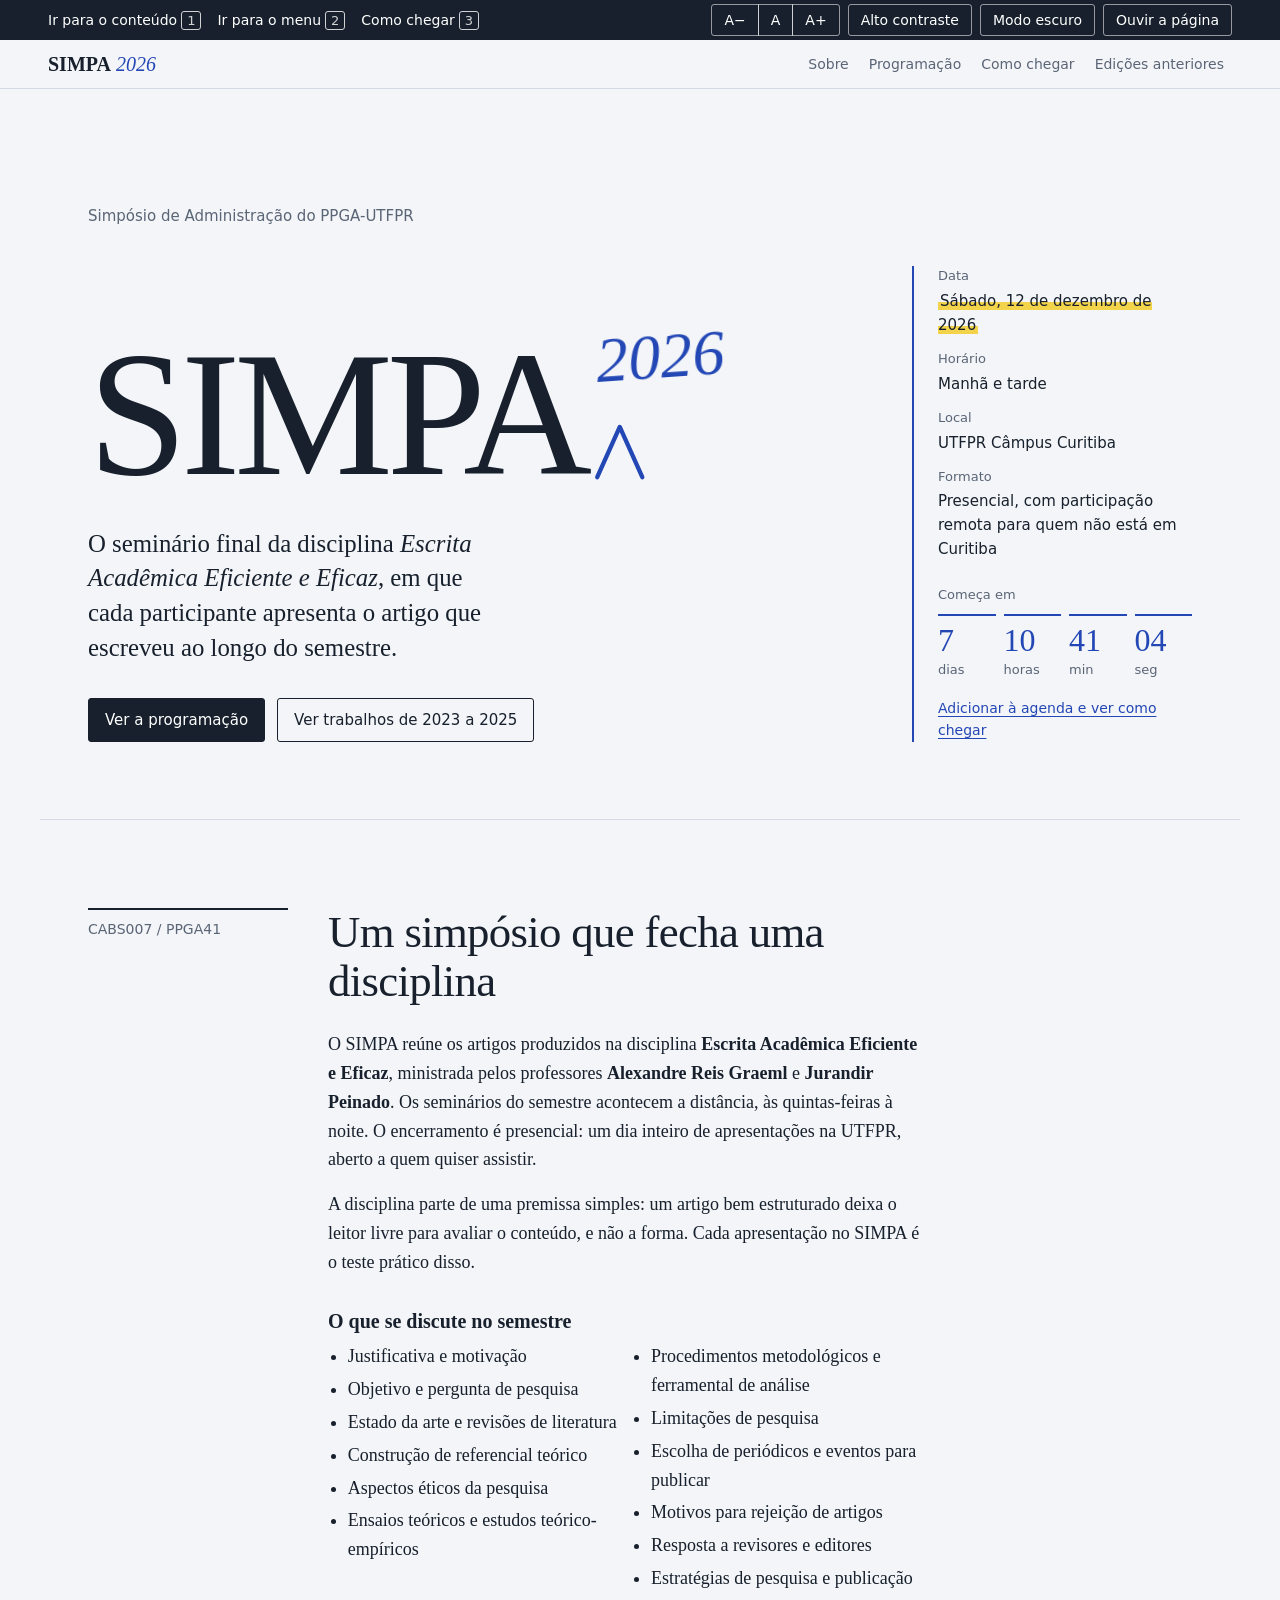
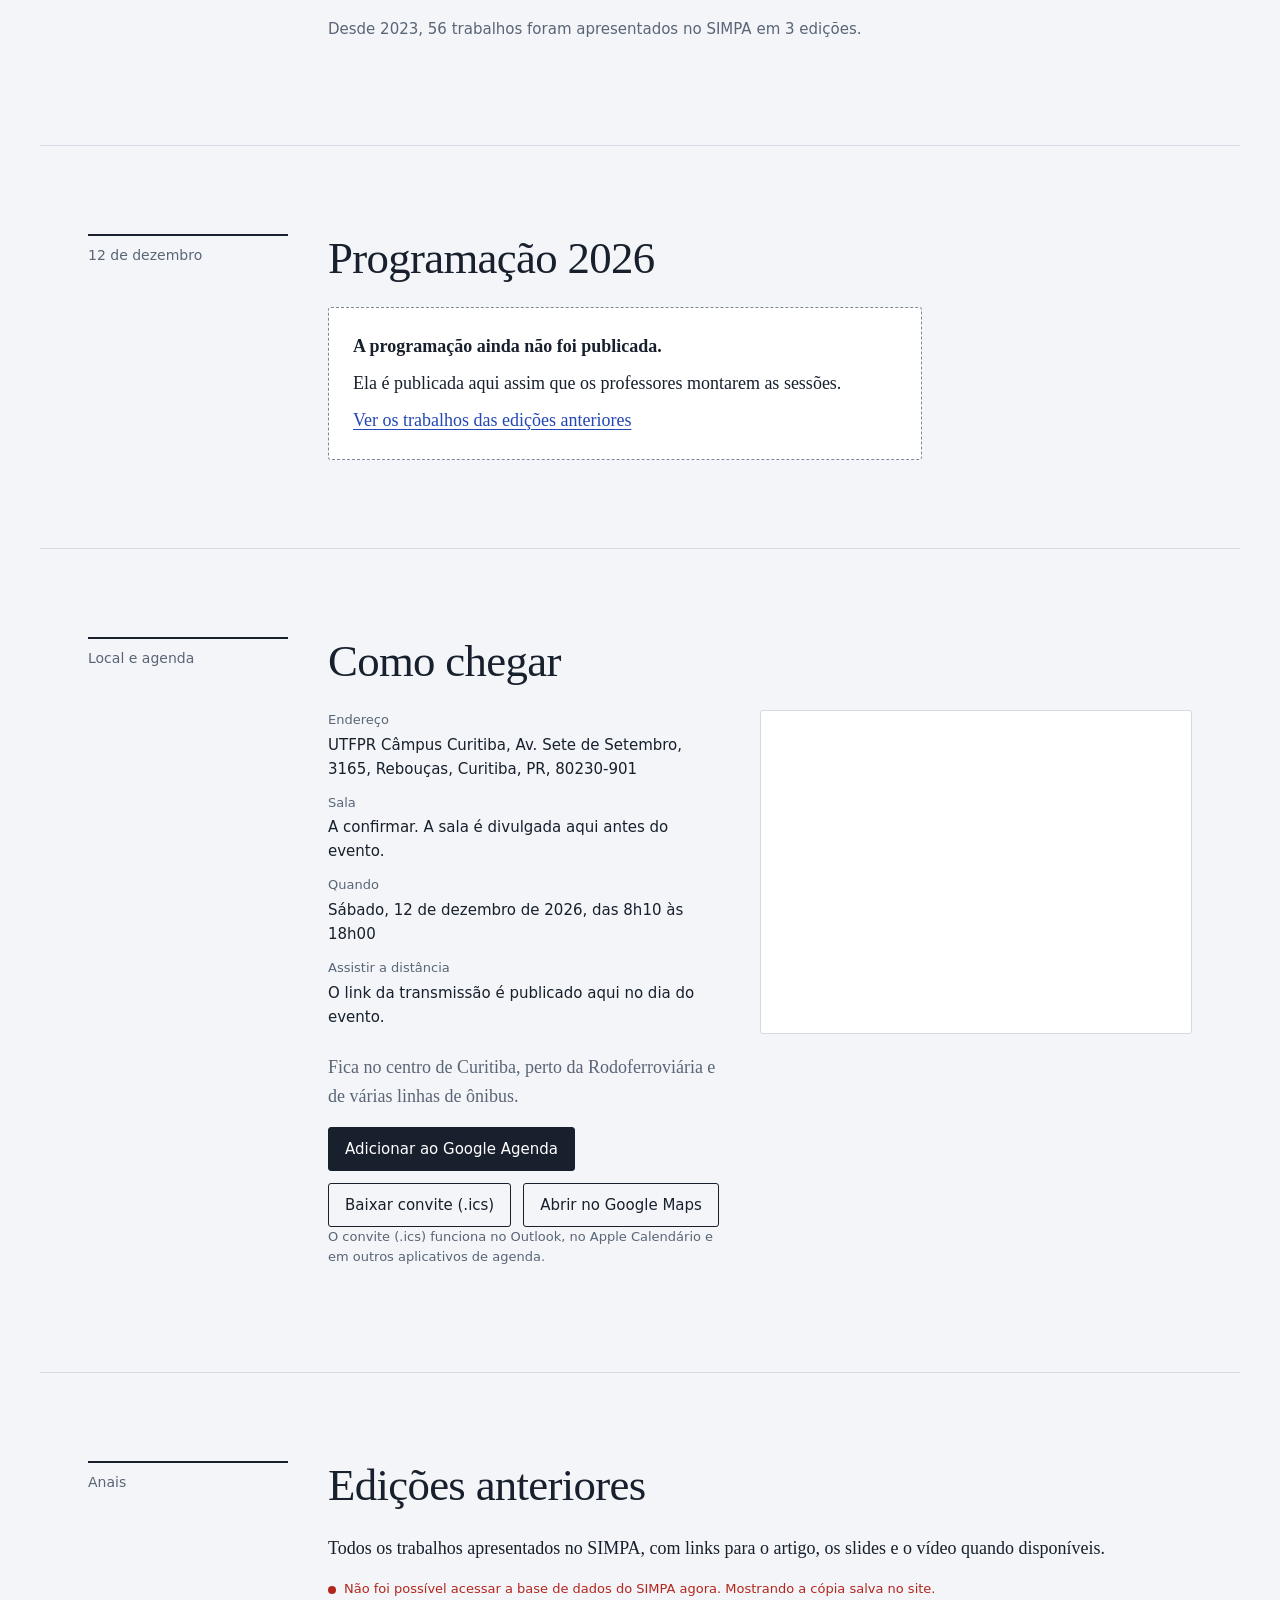
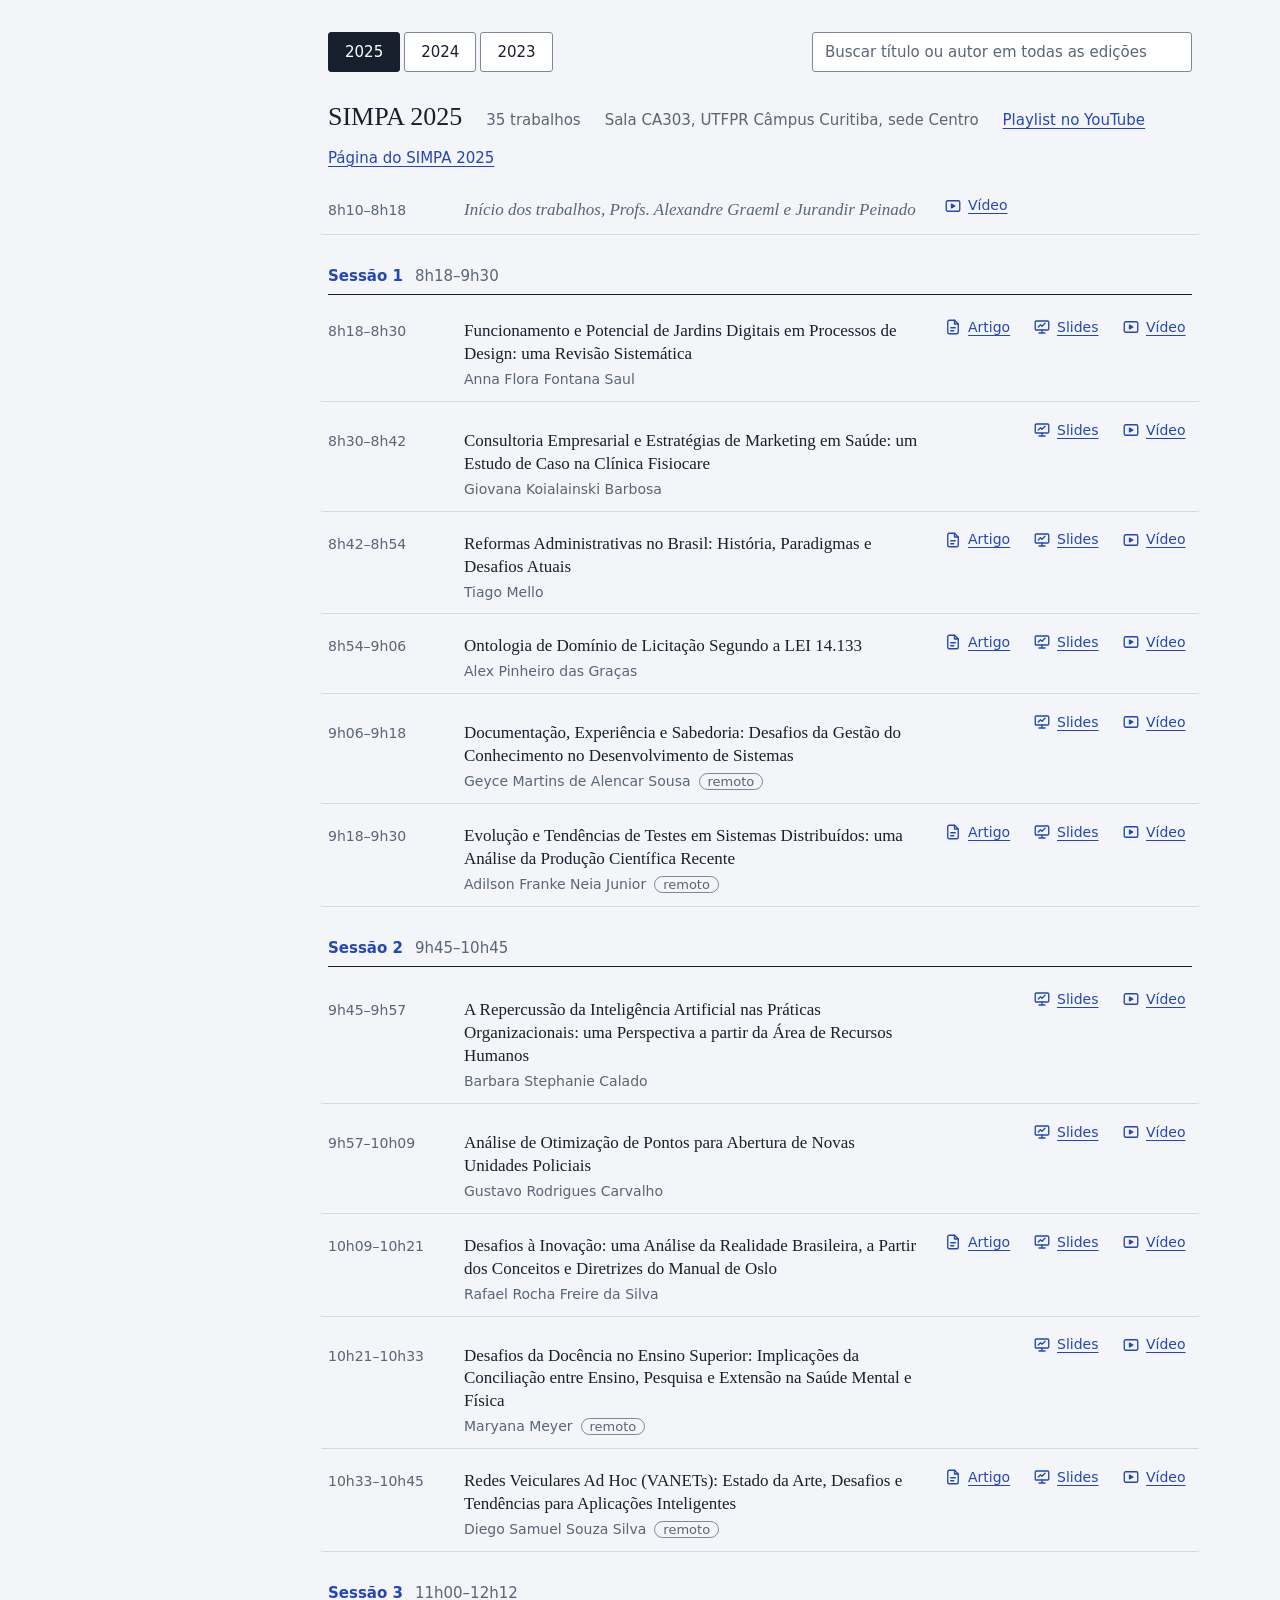
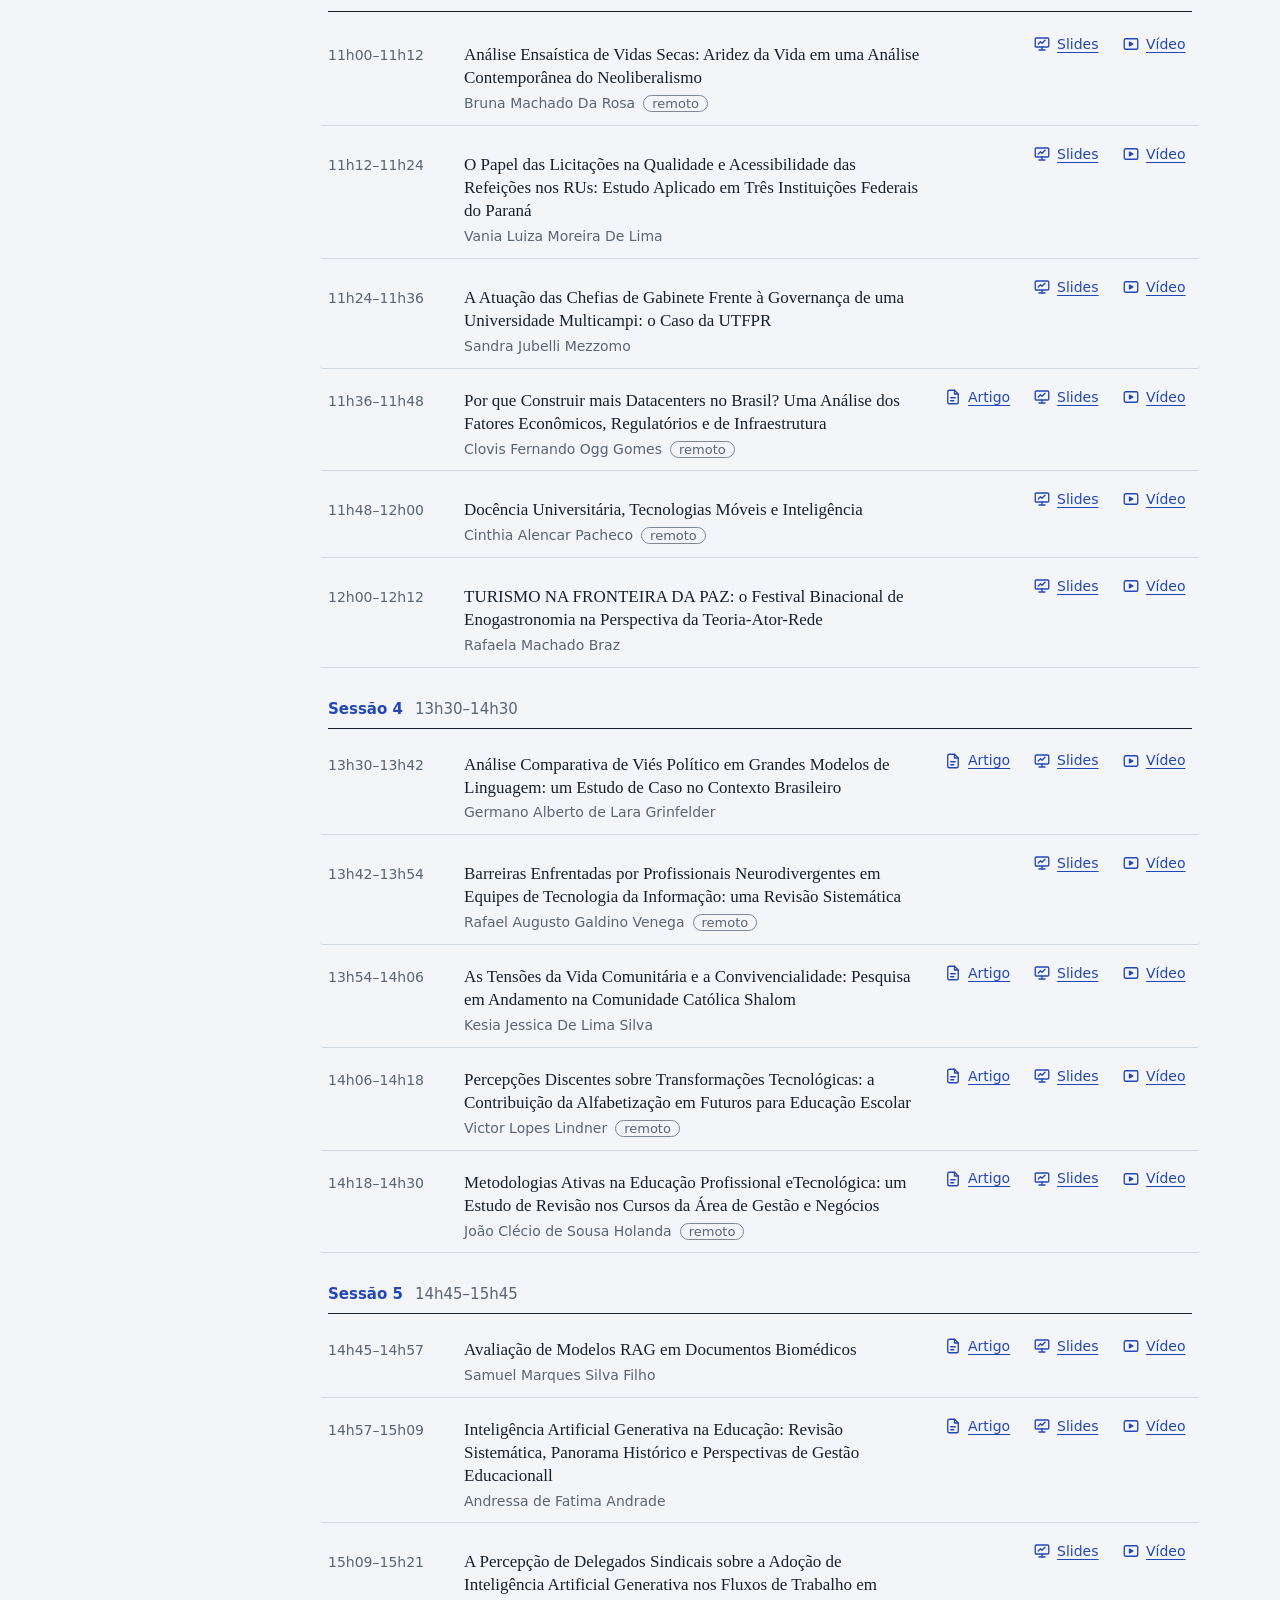
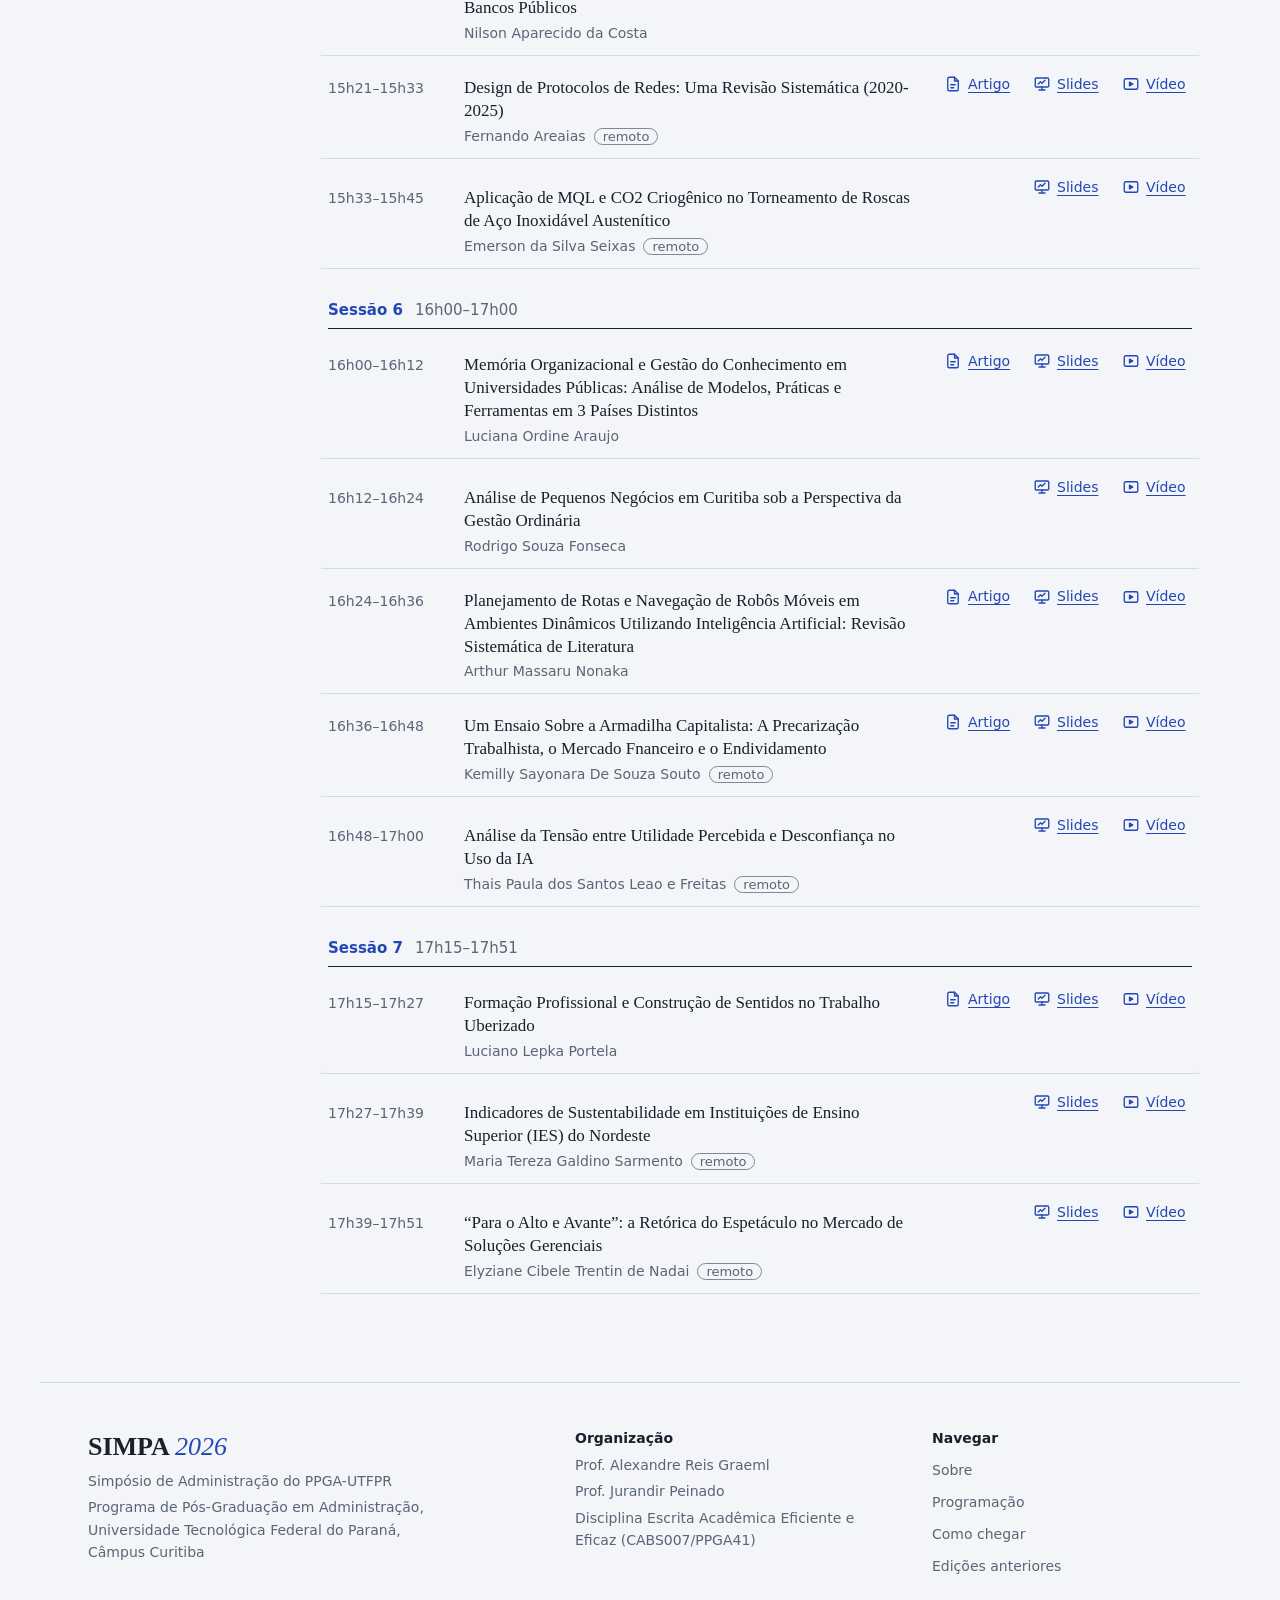
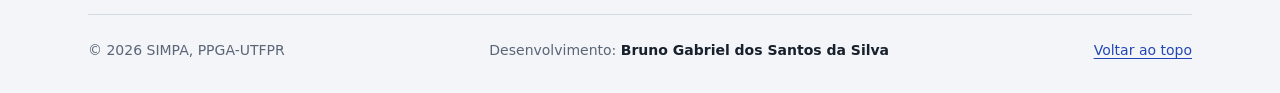
<file: index.html>
<!doctype html>
<html lang="pt-BR">
<head>
  <meta charset="utf-8">
  <meta name="viewport" content="width=device-width, initial-scale=1">
  <!-- Segurança: o GitHub Pages não permite cabeçalhos HTTP próprios, então a política vai aqui.
       Só permite scripts do próprio site e do VLibras, dados só da planilha do Google. -->
  <meta http-equiv="Content-Security-Policy" content="default-src 'self'; script-src 'self' https://vlibras.gov.br https://*.vlibras.gov.br https://cdn.jsdelivr.net/gh/spbgovbr-vlibras/ 'wasm-unsafe-eval' 'unsafe-eval' blob:; style-src 'self' 'unsafe-inline' https://fonts.googleapis.com https://vlibras.gov.br https://*.vlibras.gov.br https://cdn.jsdelivr.net/gh/spbgovbr-vlibras/; font-src 'self' data: https://fonts.gstatic.com https://vlibras.gov.br https://*.vlibras.gov.br https://cdn.jsdelivr.net/gh/spbgovbr-vlibras/; img-src 'self' data: blob: https:; media-src 'self' data: blob: https://vlibras.gov.br https://*.vlibras.gov.br https://cdn.jsdelivr.net/gh/spbgovbr-vlibras/; connect-src 'self' data: blob: https://docs.google.com https://*.googleusercontent.com https://vlibras.gov.br https://*.vlibras.gov.br https://cdn.jsdelivr.net/gh/spbgovbr-vlibras/; frame-src https://www.google.com https://maps.google.com https://vlibras.gov.br https://*.vlibras.gov.br; worker-src 'self' blob:; object-src 'none'; base-uri 'self'; form-action 'none'; upgrade-insecure-requests">
  <meta name="referrer" content="strict-origin-when-cross-origin">
  <title>SIMPA 2026 · Simpósio de Administração do PPGA-UTFPR</title>
  <meta name="description" content="SIMPA 2026: seminário final da disciplina Escrita Acadêmica Eficiente e Eficaz do PPGA-UTFPR. 12 de dezembro de 2026, UTFPR Curitiba. Programação, como chegar e anais das edições anteriores.">
  <meta name="theme-color" content="#17202C">
  <link rel="icon" href="favicon.svg" type="image/svg+xml">

  <!-- Prévia ao compartilhar o link (WhatsApp, Instagram, LinkedIn, e-mail).
       IMPORTANTE: quando o site for publicado, troque SITE_URL abaixo pelo endereço
       completo (ex.: https://simpa-ppga.github.io/). O WhatsApp exige URL absoluta na imagem. -->
  <meta property="og:type" content="website">
  <meta property="og:locale" content="pt_BR">
  <meta property="og:site_name" content="SIMPA">
  <meta property="og:title" content="SIMPA 2026, Simpósio de Administração do PPGA-UTFPR">
  <meta property="og:description" content="Sábado, 12 de dezembro de 2026, UTFPR Câmpus Curitiba, presencial e on-line. Programação, como chegar e os trabalhos das edições anteriores.">
  <meta property="og:url" content="SITE_URL">
  <meta property="og:image" content="SITE_URLog-image.png">
  <meta property="og:image:width" content="1200">
  <meta property="og:image:height" content="630">
  <meta property="og:image:alt" content="SIMPA 2026, Sábado, 12 de dezembro de 2026, UTFPR Câmpus Curitiba">
  <meta name="twitter:card" content="summary_large_image">
  <meta name="twitter:title" content="SIMPA 2026, Simpósio de Administração do PPGA-UTFPR">
  <meta name="twitter:description" content="12 de dezembro de 2026, UTFPR Curitiba. Programação, como chegar e anais.">
  <meta name="twitter:image" content="SITE_URLog-image.png">

  <link rel="preconnect" href="https://fonts.googleapis.com">
  <link rel="preconnect" href="https://fonts.gstatic.com" crossorigin>
  <link href="https://fonts.googleapis.com/css2?family=Newsreader:ital,opsz,wght@0,6..72,400;0,6..72,500;0,6..72,600;1,6..72,400;1,6..72,500&family=Public+Sans:wght@400;500;600&display=swap" rel="stylesheet">
  <link rel="stylesheet" href="css/styles.css?v=2026.11.17n">
  <link rel="stylesheet" href="css/a11y.css?v=2026.11.17n">
  <!-- Aplica tema, contraste e tamanho do texto antes de desenhar a página -->
  <script src="js/preferencias.js?v=2026.11.17n"></script>
</head>
<body>
  <a class="skip" href="#conteudo">Pular para o conteúdo</a>

  <!-- Barra de acessibilidade -->
  <div class="a11y-bar" role="region" aria-label="Acessibilidade">
    <ul>
      <li><a href="#conteudo" accesskey="1">Ir para o conteúdo <kbd>1</kbd></a></li>
      <li><a href="#topo-menu" accesskey="2">Ir para o menu <kbd>2</kbd></a></li>
      <li><a href="#local" accesskey="3">Como chegar <kbd>3</kbd></a></li>
    </ul>
    <div class="a11y-tools">
      <div class="a11y-group" role="group" aria-label="Tamanho do texto">
        <button type="button" data-zoom="-1" aria-label="Diminuir texto">A−</button>
        <button type="button" data-zoom="0" aria-label="Tamanho padrão do texto">A</button>
        <button type="button" data-zoom="1" aria-label="Aumentar texto">A+</button>
      </div>
      <button type="button" id="btn-contraste" aria-pressed="false">Alto contraste</button>
      <button type="button" id="btn-tema" aria-pressed="false">Modo escuro</button>
      <button type="button" id="btn-ouvir" aria-pressed="false">Ouvir a página</button>
    </div>
  </div>
  <p class="sr-only" id="a11y-status" aria-live="polite"></p>

  <header class="topbar" id="topo-menu">
    <a class="brand" href="#inicio">SIMPA <span data-cfg="ano">2026</span></a>
    <nav aria-label="Seções">
      <a href="#sobre">Sobre</a>
      <a href="#programacao">Programação</a>
      <a href="#local">Como chegar</a>
      <a href="#anais">Edições anteriores</a>
    </nav>
  </header>

  <main id="conteudo">
    <!-- Hero: o título como prova de revisão -->
    <section class="hero" id="inicio" aria-labelledby="hero-title">
      <div class="hero-text">
        <p class="kicker" data-cfg="nomeEvento">Simpósio de Administração do PPGA-UTFPR</p>
        <h1 id="hero-title" class="proof">
          <span class="word">SIMPA</span>
          <span class="insert">
            <svg class="caret" viewBox="0 0 60 70" aria-hidden="true"><path d="M4 66 L30 8 L56 66" /></svg>
            <span class="ins-text" data-cfg="ano">2026</span>
          </span>
        </h1>
        <p class="lede" data-cfg="resumo">O seminário final da disciplina <em>Escrita Acadêmica Eficiente e Eficaz</em>, em que cada participante apresenta o artigo que escreveu ao longo do semestre.</p>
        <div class="hero-actions">
          <a class="btn primary" href="#programacao" data-cfg="botao1">Ver a programação</a>
          <a class="btn" href="#anais" data-cfg="botao2">Ver trabalhos de 2023 a 2025</a>
        </div>
      </div>
      <aside class="hero-margin" aria-label="Dados do evento">
        <dl class="facts">
          <div><dt>Data</dt><dd><mark id="ev-data">Sábado, 12 de dezembro de 2026</mark></dd></div>
          <div><dt>Horário</dt><dd id="ev-periodo">Manhã e tarde</dd></div>
          <div><dt>Local</dt><dd id="ev-local">UTFPR Câmpus Curitiba</dd></div>
          <div><dt>Formato</dt><dd id="ev-formato">Presencial, com participação remota</dd></div>
        </dl>
        <div class="countdown" id="countdown" role="timer" aria-live="off" hidden>
          <p class="cd-label" id="cd-label">Começa em</p>
          <div class="cd-grid" aria-hidden="true">
            <div><span class="cd-num" id="cd-d">00</span><span class="cd-unit">dias</span></div>
            <div><span class="cd-num" id="cd-h">00</span><span class="cd-unit">horas</span></div>
            <div><span class="cd-num" id="cd-m">00</span><span class="cd-unit">min</span></div>
            <div><span class="cd-num" id="cd-s">00</span><span class="cd-unit">seg</span></div>
          </div>
          <p class="sr-only" id="cd-sr"></p>
        </div>
        <p class="hero-cal"><a href="#local">Adicionar à agenda e ver como chegar</a></p>
      </aside>
    </section>

    <!-- Sobre -->
    <section class="block" id="sobre" aria-labelledby="sobre-title">
      <div class="margin-note"><p data-cfg="destaqueSobre">CABS007 / PPGA41</p></div>
      <div class="body">
        <h2 id="sobre-title" data-cfg="tituloSobre">Um simpósio que fecha uma disciplina</h2>
        <div id="sobre-texto">
        <p>O SIMPA reúne os artigos produzidos na disciplina <strong>Escrita Acadêmica Eficiente e Eficaz</strong>, ministrada pelos professores <strong>Alexandre Reis Graeml</strong> e <strong>Jurandir Peinado</strong>. Os seminários do semestre acontecem a distância, às quintas-feiras à noite. O encerramento é presencial: um dia inteiro de apresentações na UTFPR, aberto a quem quiser assistir.</p>
        <p>A disciplina parte de uma premissa simples: um artigo bem estruturado deixa o leitor livre para avaliar o conteúdo, e não a forma. Cada apresentação no SIMPA é o teste prático disso.</p>
        </div>

        <div id="sobre-topicos">
        <h3>O que se discute no semestre</h3>
        <ul class="topics">
          <li>Justificativa e motivação</li>
          <li>Objetivo e pergunta de pesquisa</li>
          <li>Estado da arte e revisões de literatura</li>
          <li>Construção de referencial teórico</li>
          <li>Aspectos éticos da pesquisa</li>
          <li>Ensaios teóricos e estudos teórico-empíricos</li>
          <li>Procedimentos metodológicos e ferramental de análise</li>
          <li>Limitações de pesquisa</li>
          <li>Escolha de periódicos e eventos para publicar</li>
          <li>Motivos para rejeição de artigos</li>
          <li>Resposta a revisores e editores</li>
          <li>Estratégias de pesquisa e publicação</li>
        </ul>
        </div>
        <p class="stat" id="stat-historico"></p>
      </div>
    </section>

    <!-- Programação 2026 -->
    <section class="block" id="programacao" aria-labelledby="prog-title">
      <div class="margin-note"><p data-cfg="destaqueProgramacao">12 de dezembro</p></div>
      <div class="body">
        <h2 id="prog-title">Programação 2026</h2>
        <div id="prog-2026"></div>
      </div>
    </section>

    <!-- Como chegar -->
    <section class="block" id="local" aria-labelledby="local-title">
      <div class="margin-note"><p data-cfg="destaqueLocal">Local e agenda</p></div>
      <div class="body wide">
        <h2 id="local-title" data-cfg="tituloLocal">Como chegar</h2>
        <div class="place">
          <div class="place-info">
            <dl class="facts place-facts">
              <div><dt>Endereço</dt><dd id="lc-endereco"></dd></div>
              <div><dt>Sala</dt><dd id="lc-sala">A confirmar. A sala é divulgada aqui antes do evento.</dd></div>
              <div><dt>Quando</dt><dd id="lc-quando"></dd></div>
              <div><dt>Assistir a distância</dt><dd id="lc-remoto">O link da transmissão é publicado aqui no dia do evento.</dd></div>
            </dl>
            <p class="place-tip">Fica no centro de Curitiba, perto da Rodoferroviária e de várias linhas de ônibus.</p>
            <div class="hero-actions">
              <a class="btn primary" id="btn-gcal" href="#" target="_blank" rel="noopener">Adicionar ao Google Agenda</a>
              <button class="btn" type="button" id="btn-ics">Baixar convite (.ics)</button>
              <a class="btn" id="btn-maps" href="#" target="_blank" rel="noopener">Abrir no Google Maps</a>
            </div>
            <p class="hint-small">O convite (.ics) funciona no Outlook, no Apple Calendário e em outros aplicativos de agenda.</p>
          </div>
          <div class="map">
            <iframe id="mapa" title="Mapa da UTFPR Câmpus Curitiba" loading="lazy" referrerpolicy="no-referrer-when-downgrade"></iframe>
          </div>
        </div>
      </div>
    </section>

    <!-- Anais / histórico -->
    <section class="block" id="anais" aria-labelledby="anais-title">
      <div class="margin-note"><p data-cfg="destaqueAnais">Anais</p></div>
      <div class="body wide">
        <h2 id="anais-title" data-cfg="tituloAnais">Edições anteriores</h2>
        <p data-cfg="textoAnais">Todos os trabalhos apresentados no SIMPA, com links para o artigo, os slides e o vídeo quando disponíveis.</p>
        <p class="fonte-dados" id="fonte-dados" aria-live="polite"></p>

        <div class="anais-tools">
          <div class="tabs" role="tablist" aria-label="Escolha a edição" id="tabs"></div>
          <div class="search" role="search">
            <label class="sr-only" for="busca">Buscar por título ou autor em todas as edições</label>
            <input type="search" id="busca" placeholder="Buscar título ou autor em todas as edições" autocomplete="off">
            <button type="button" class="search-clear" id="busca-limpar" hidden>Limpar</button>
          </div>
        </div>
        <p class="sr-only" id="busca-status" aria-live="polite"></p>

        <div id="anais-conteudo"></div>
      </div>
    </section>
  </main>

  <footer class="footer">
    <div class="footer-main">
      <div class="footer-id">
        <p class="footer-brand">SIMPA <span data-cfg="ano">2026</span></p>
        <p data-cfg="nomeEvento">Simpósio de Administração do PPGA-UTFPR</p>
        <p>Programa de Pós-Graduação em Administração, Universidade Tecnológica Federal do Paraná, Câmpus Curitiba</p>
      </div>
      <div>
        <h2 class="footer-h">Organização</h2>
        <div id="footer-org">
          <p>Prof. Alexandre Reis Graeml</p>
          <p>Prof. Jurandir Peinado</p>
          <p>Disciplina Escrita Acadêmica Eficiente e Eficaz (CABS007/PPGA41)</p>
        </div>
      </div>
      <nav aria-label="Rodapé">
        <h2 class="footer-h">Navegar</h2>
        <ul>
          <li><a href="#sobre">Sobre</a></li>
          <li><a href="#programacao">Programação</a></li>
          <li><a href="#local">Como chegar</a></li>
          <li><a href="#anais">Edições anteriores</a></li>
        </ul>
      </nav>
    </div>
    <div class="footer-bottom">
      <p>© 2026 SIMPA, PPGA-UTFPR</p>
      <p>Desenvolvimento: <strong>Bruno Gabriel dos Santos da Silva</strong></p>
      <p><a href="#inicio">Voltar ao topo</a></p>
    </div>
  </footer>

  <a class="to-top" id="to-top" href="#inicio" hidden>Voltar ao topo</a>

  <!-- VLibras: tradução para Libras (gov.br) -->
  <div vw class="enabled">
    <div vw-access-button class="active"></div>
    <div vw-plugin-wrapper><div class="vw-plugin-top-wrapper"></div></div>
  </div>
  <script src="https://vlibras.gov.br/app/vlibras-plugin.js"></script>
  <script src="js/vlibras.js?v=2026.11.17n"></script>

  <!-- Conteúdo: lido da planilha do Google a cada visita (js/planilha.js).
       historico.js e simpa-2026.js são só a cópia de segurança e os dados padrão do evento. -->
  <script src="data/config.js?v=2026.11.17n"></script>
  <script src="data/paginas.js?v=2026.11.17n"></script>
  <script src="data/historico.js?v=2026.11.17n"></script>
  <script src="data/simpa-2026.js?v=2026.11.17n"></script>
  <script src="js/planilha.js?v=2026.11.17n"></script>
  <script src="js/a11y.js?v=2026.11.17n"></script>
  <script src="js/app.js?v=2026.11.17n"></script>
</body>
</html>
</file>
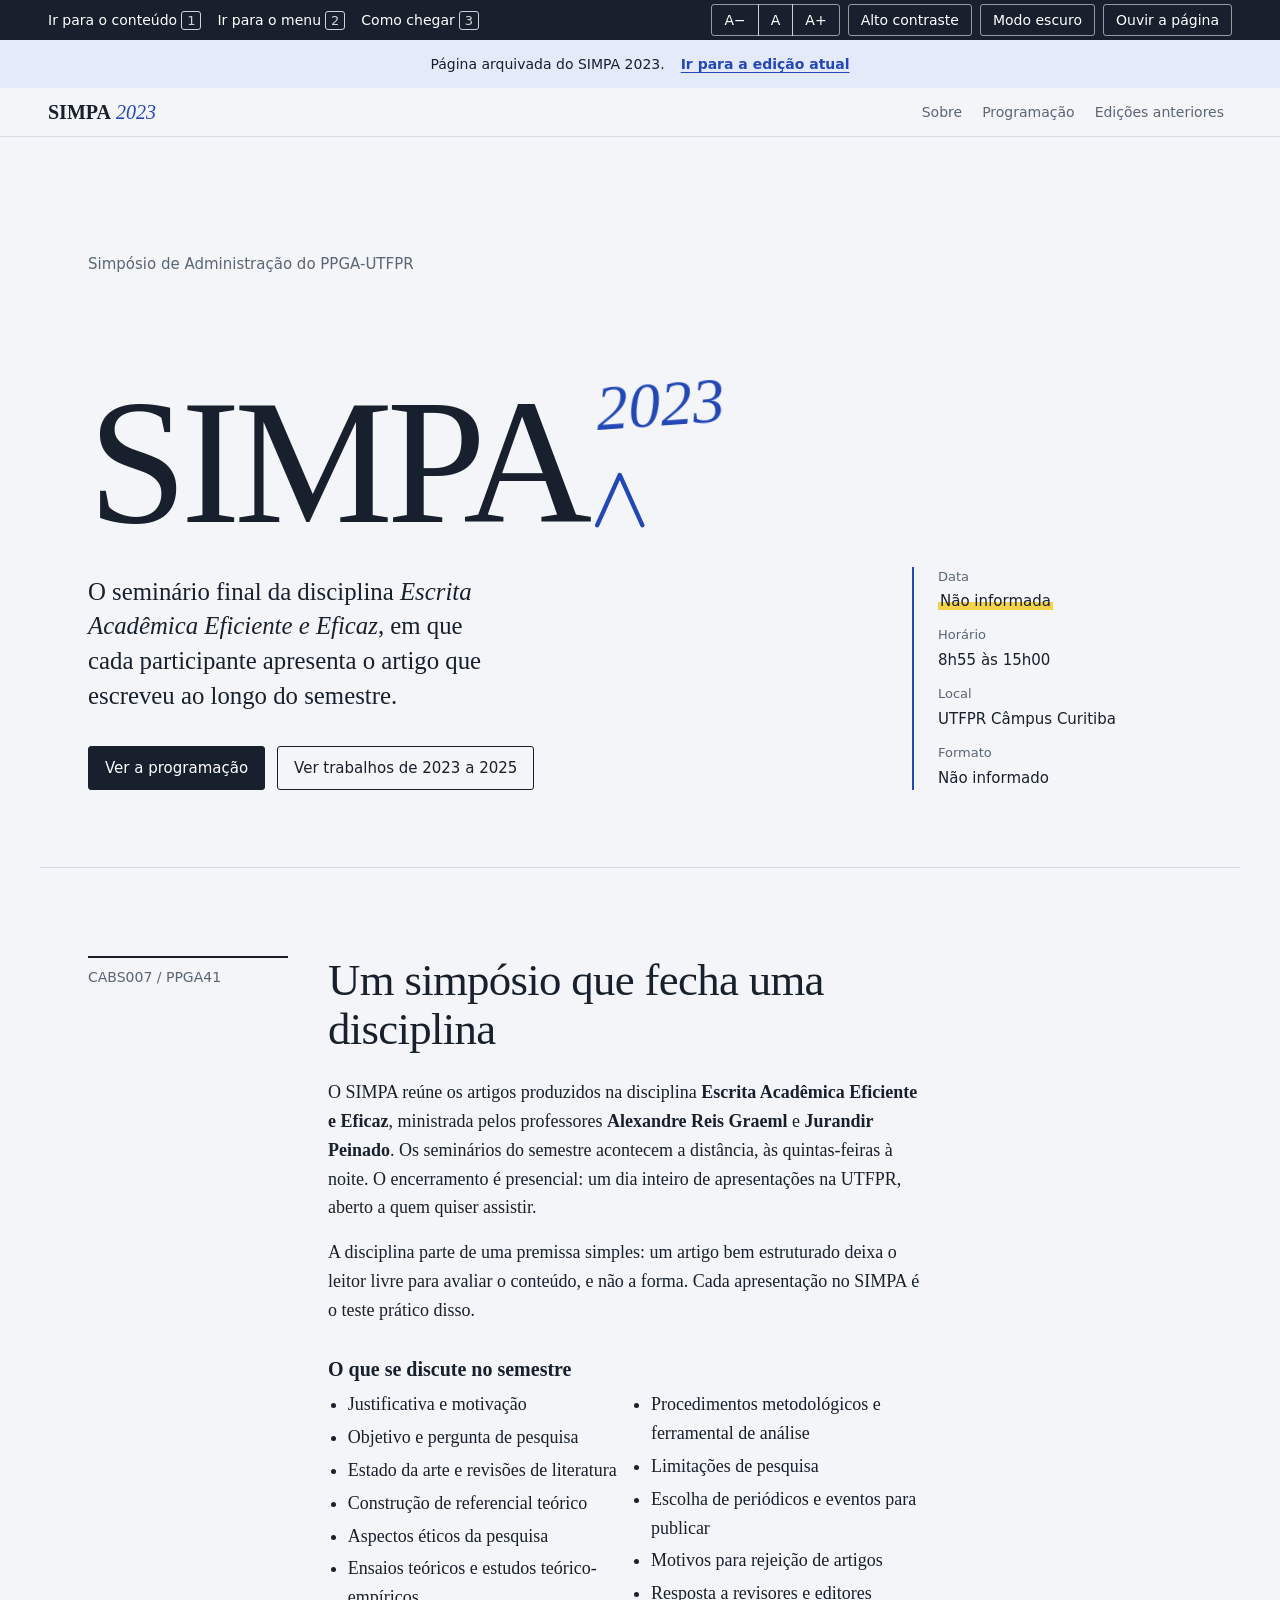
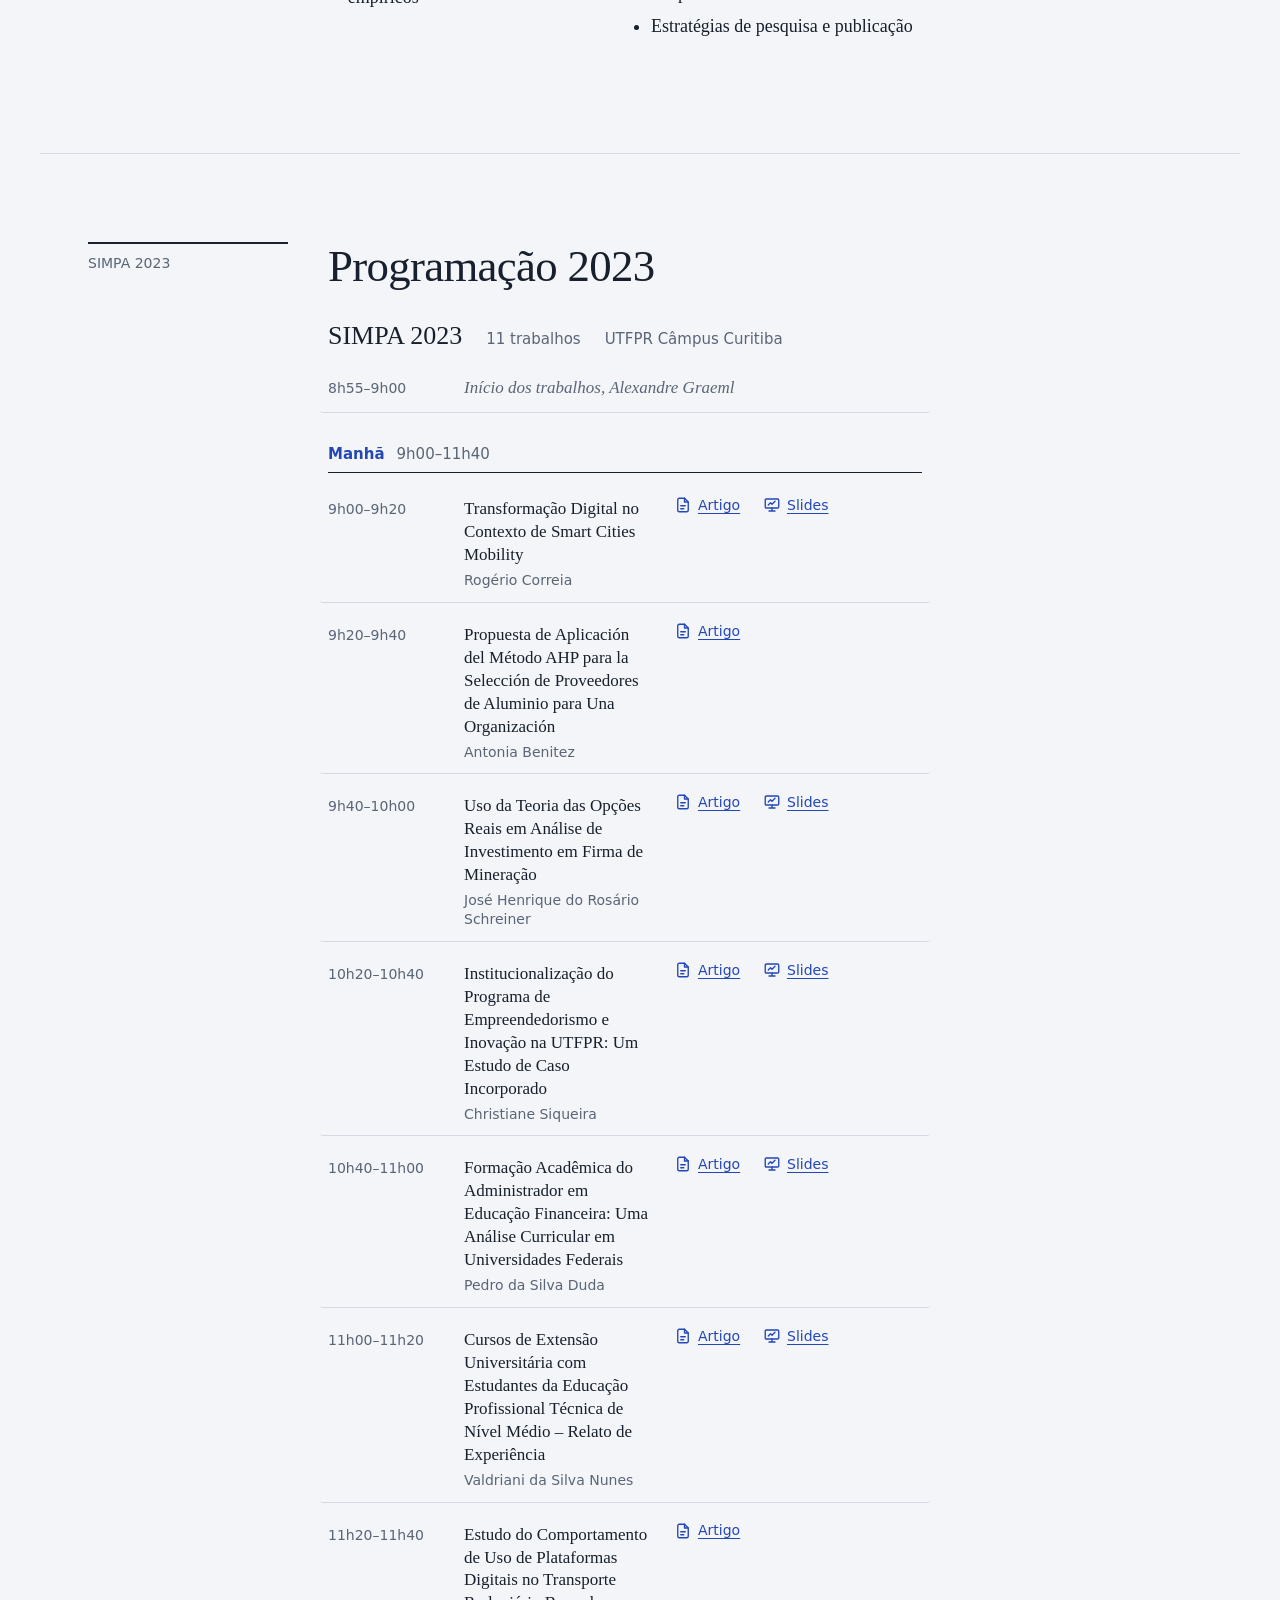
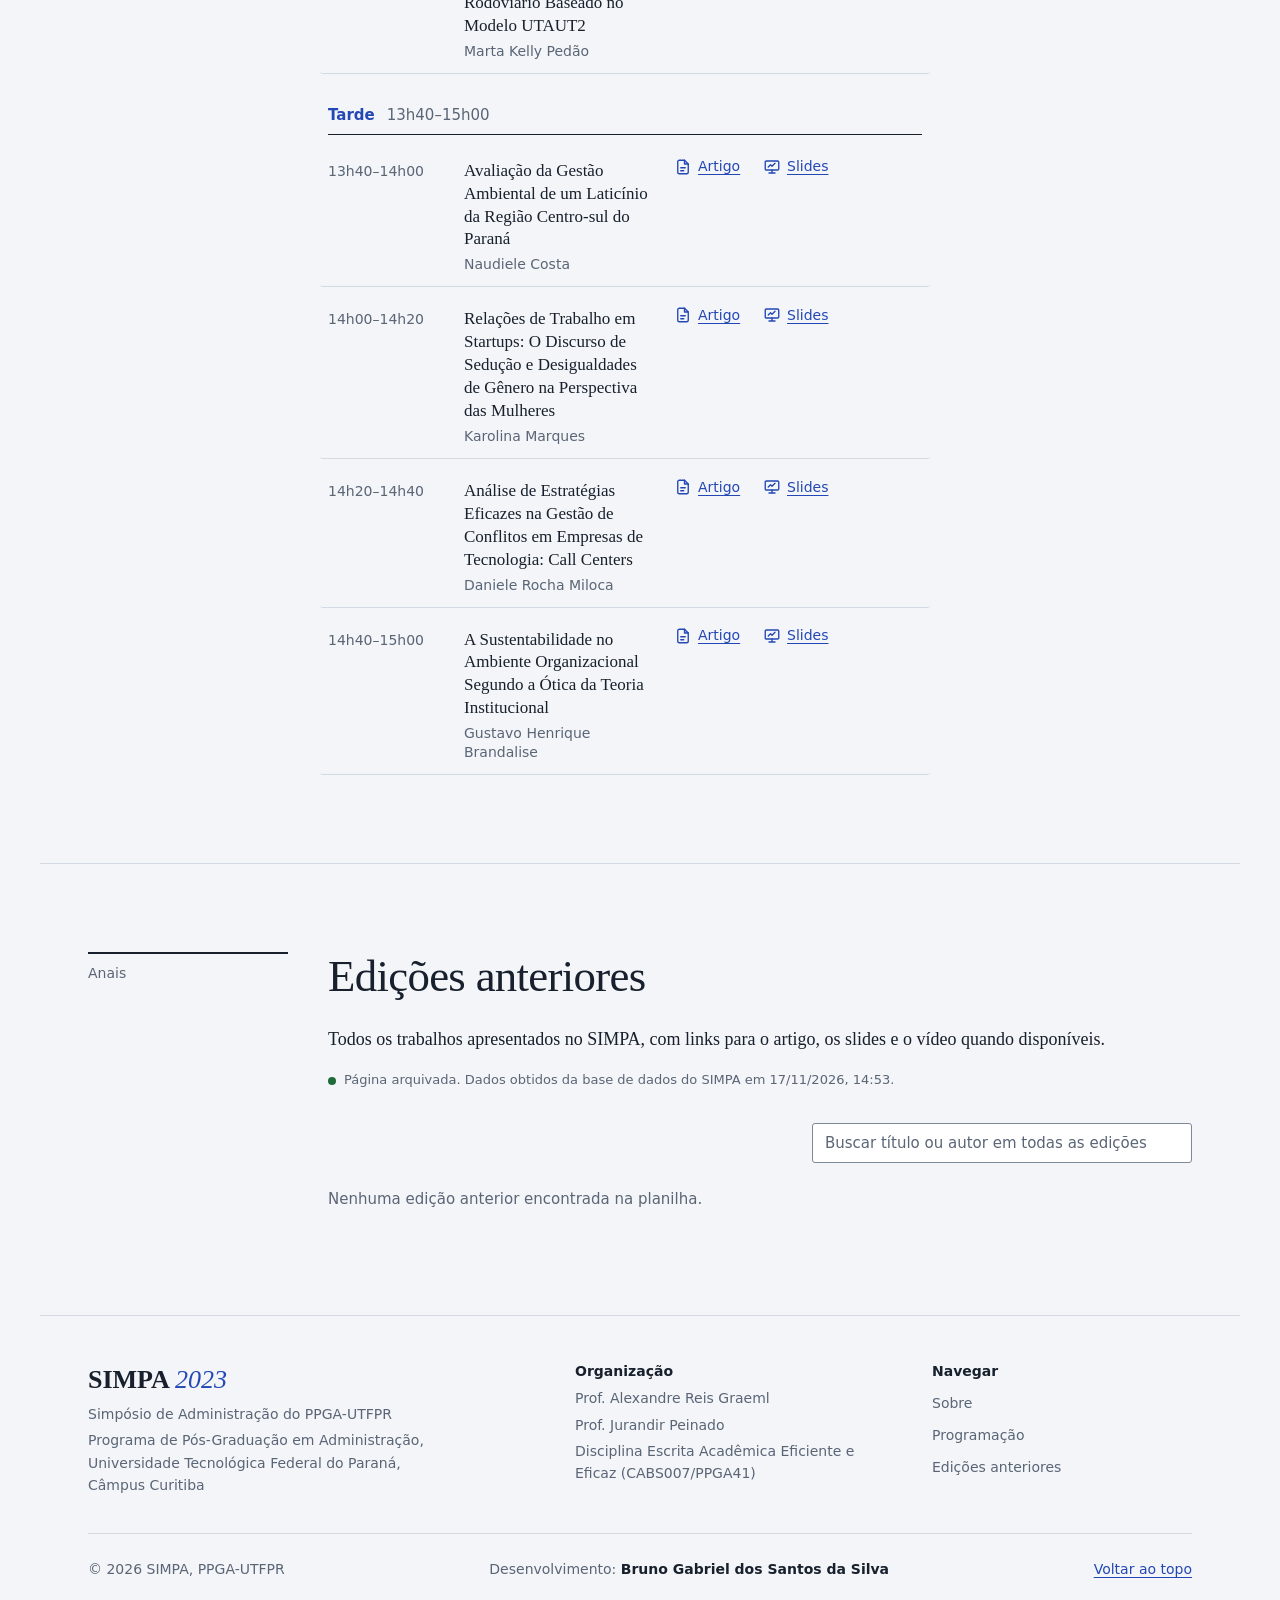
<file: 2023/index.html>
<!doctype html>
<html lang="pt-BR">
<head>
  <meta charset="utf-8">
  <meta name="viewport" content="width=device-width, initial-scale=1">
  <!-- Segurança: o GitHub Pages não permite cabeçalhos HTTP próprios, então a política vai aqui.
       Só permite scripts do próprio site e do VLibras, dados só da planilha do Google. -->
  <meta http-equiv="Content-Security-Policy" content="default-src 'self'; script-src 'self' https://vlibras.gov.br https://*.vlibras.gov.br https://cdn.jsdelivr.net/gh/spbgovbr-vlibras/ 'wasm-unsafe-eval' 'unsafe-eval' blob:; style-src 'self' 'unsafe-inline' https://fonts.googleapis.com https://vlibras.gov.br https://*.vlibras.gov.br https://cdn.jsdelivr.net/gh/spbgovbr-vlibras/; font-src 'self' data: https://fonts.gstatic.com https://vlibras.gov.br https://*.vlibras.gov.br https://cdn.jsdelivr.net/gh/spbgovbr-vlibras/; img-src 'self' data: blob: https:; media-src 'self' data: blob: https://vlibras.gov.br https://*.vlibras.gov.br https://cdn.jsdelivr.net/gh/spbgovbr-vlibras/; connect-src 'self' data: blob: https://docs.google.com https://*.googleusercontent.com https://vlibras.gov.br https://*.vlibras.gov.br https://cdn.jsdelivr.net/gh/spbgovbr-vlibras/; frame-src https://www.google.com https://maps.google.com https://vlibras.gov.br https://*.vlibras.gov.br; worker-src 'self' blob:; object-src 'none'; base-uri 'self'; form-action 'none'; upgrade-insecure-requests">
  <meta name="referrer" content="strict-origin-when-cross-origin">
  <title>SIMPA 2023 · Simpósio de Administração do PPGA-UTFPR</title>
  <meta name="description" content="SIMPA 2023: seminário final da disciplina Escrita Acadêmica Eficiente e Eficaz do PPGA-UTFPR. 12 de dezembro de 2026, UTFPR Curitiba. Programação, como chegar e anais das edições anteriores.">
  <meta name="theme-color" content="#17202C">
  <link rel="icon" href="../favicon.svg" type="image/svg+xml">

  <!-- Prévia ao compartilhar o link (WhatsApp, Instagram, LinkedIn, e-mail).
       IMPORTANTE: quando o site for publicado, troque SITE_URL abaixo pelo endereço
       completo (ex.: https://simpa-ppga.github.io/). O WhatsApp exige URL absoluta na imagem. -->
  <meta property="og:type" content="website">
  <meta property="og:locale" content="pt_BR">
  <meta property="og:site_name" content="SIMPA">
  <meta property="og:title" content="SIMPA 2023, Simpósio de Administração do PPGA-UTFPR">
  <meta property="og:description" content="Sábado, 12 de dezembro de 2026, UTFPR Câmpus Curitiba, presencial e on-line. Programação, como chegar e os trabalhos das edições anteriores.">
  <meta property="og:url" content="SITE_URL">
  <meta property="og:image" content="SITE_URLog-image.png">
  <meta property="og:image:width" content="1200">
  <meta property="og:image:height" content="630">
  <meta property="og:image:alt" content="SIMPA 2023, Sábado, 12 de dezembro de 2026, UTFPR Câmpus Curitiba">
  <meta name="twitter:card" content="summary_large_image">
  <meta name="twitter:title" content="SIMPA 2023, Simpósio de Administração do PPGA-UTFPR">
  <meta name="twitter:description" content="12 de dezembro de 2026, UTFPR Curitiba. Programação, como chegar e anais.">
  <meta name="twitter:image" content="SITE_URLog-image.png">

  <link rel="preconnect" href="https://fonts.googleapis.com">
  <link rel="preconnect" href="https://fonts.gstatic.com" crossorigin>
  <link href="https://fonts.googleapis.com/css2?family=Newsreader:ital,opsz,wght@0,6..72,400;0,6..72,500;0,6..72,600;1,6..72,400;1,6..72,500&family=Public+Sans:wght@400;500;600&display=swap" rel="stylesheet">
  <link rel="stylesheet" href="../css/styles.css?v=2026.11.17n">
  <link rel="stylesheet" href="../css/a11y.css?v=2026.11.17n">
  <!-- Aplica tema, contraste e tamanho do texto antes de desenhar a página -->
  <script src="../js/preferencias.js?v=2026.11.17n"></script>
</head>
<body>
  <a class="skip" href="#conteudo">Pular para o conteúdo</a>

  <!-- Barra de acessibilidade -->
  <div class="a11y-bar" role="region" aria-label="Acessibilidade">
    <ul>
      <li><a href="#conteudo" accesskey="1">Ir para o conteúdo <kbd>1</kbd></a></li>
      <li><a href="#topo-menu" accesskey="2">Ir para o menu <kbd>2</kbd></a></li>
      <li><a href="#local" accesskey="3">Como chegar <kbd>3</kbd></a></li>
    </ul>
    <div class="a11y-tools">
      <div class="a11y-group" role="group" aria-label="Tamanho do texto">
        <button type="button" data-zoom="-1" aria-label="Diminuir texto">A−</button>
        <button type="button" data-zoom="0" aria-label="Tamanho padrão do texto">A</button>
        <button type="button" data-zoom="1" aria-label="Aumentar texto">A+</button>
      </div>
      <button type="button" id="btn-contraste" aria-pressed="false">Alto contraste</button>
      <button type="button" id="btn-tema" aria-pressed="false">Modo escuro</button>
      <button type="button" id="btn-ouvir" aria-pressed="false">Ouvir a página</button>
    </div>
  </div>
  <p class="sr-only" id="a11y-status" aria-live="polite"></p>

  <header class="topbar" id="topo-menu">
    <a class="brand" href="#inicio">SIMPA <span data-cfg="ano">2026</span></a>
    <nav aria-label="Seções">
      <a href="#sobre">Sobre</a>
      <a href="#programacao">Programação</a>
      <a href="#local">Como chegar</a>
      <a href="#anais">Edições anteriores</a>
    </nav>
  </header>

  <main id="conteudo">
    <!-- Hero: o título como prova de revisão -->
    <section class="hero" id="inicio" aria-labelledby="hero-title">
      <div class="hero-text">
        <p class="kicker" data-cfg="nomeEvento">Simpósio de Administração do PPGA-UTFPR</p>
        <h1 id="hero-title" class="proof">
          <span class="word">SIMPA</span>
          <span class="insert">
            <svg class="caret" viewBox="0 0 60 70" aria-hidden="true"><path d="M4 66 L30 8 L56 66" /></svg>
            <span class="ins-text" data-cfg="ano">2026</span>
          </span>
        </h1>
        <p class="lede" data-cfg="resumo">O seminário final da disciplina <em>Escrita Acadêmica Eficiente e Eficaz</em>, em que cada participante apresenta o artigo que escreveu ao longo do semestre.</p>
        <div class="hero-actions">
          <a class="btn primary" href="#programacao" data-cfg="botao1">Ver a programação</a>
          <a class="btn" href="#anais" data-cfg="botao2">Ver trabalhos de 2023 a 2025</a>
        </div>
      </div>
      <aside class="hero-margin" aria-label="Dados do evento">
        <dl class="facts">
          <div><dt>Data</dt><dd><mark id="ev-data">Sábado, 12 de dezembro de 2026</mark></dd></div>
          <div><dt>Horário</dt><dd id="ev-periodo">Manhã e tarde</dd></div>
          <div><dt>Local</dt><dd id="ev-local">UTFPR Câmpus Curitiba</dd></div>
          <div><dt>Formato</dt><dd id="ev-formato">Presencial, com participação remota</dd></div>
        </dl>
        <div class="countdown" id="countdown" role="timer" aria-live="off" hidden>
          <p class="cd-label" id="cd-label">Começa em</p>
          <div class="cd-grid" aria-hidden="true">
            <div><span class="cd-num" id="cd-d">00</span><span class="cd-unit">dias</span></div>
            <div><span class="cd-num" id="cd-h">00</span><span class="cd-unit">horas</span></div>
            <div><span class="cd-num" id="cd-m">00</span><span class="cd-unit">min</span></div>
            <div><span class="cd-num" id="cd-s">00</span><span class="cd-unit">seg</span></div>
          </div>
          <p class="sr-only" id="cd-sr"></p>
        </div>
        <p class="hero-cal"><a href="#local">Adicionar à agenda e ver como chegar</a></p>
      </aside>
    </section>

    <!-- Sobre -->
    <section class="block" id="sobre" aria-labelledby="sobre-title">
      <div class="margin-note"><p data-cfg="destaqueSobre">CABS007 / PPGA41</p></div>
      <div class="body">
        <h2 id="sobre-title" data-cfg="tituloSobre">Um simpósio que fecha uma disciplina</h2>
        <div id="sobre-texto">
        <p>O SIMPA reúne os artigos produzidos na disciplina <strong>Escrita Acadêmica Eficiente e Eficaz</strong>, ministrada pelos professores <strong>Alexandre Reis Graeml</strong> e <strong>Jurandir Peinado</strong>. Os seminários do semestre acontecem a distância, às quintas-feiras à noite. O encerramento é presencial: um dia inteiro de apresentações na UTFPR, aberto a quem quiser assistir.</p>
        <p>A disciplina parte de uma premissa simples: um artigo bem estruturado deixa o leitor livre para avaliar o conteúdo, e não a forma. Cada apresentação no SIMPA é o teste prático disso.</p>
        </div>

        <div id="sobre-topicos">
        <h3>O que se discute no semestre</h3>
        <ul class="topics">
          <li>Justificativa e motivação</li>
          <li>Objetivo e pergunta de pesquisa</li>
          <li>Estado da arte e revisões de literatura</li>
          <li>Construção de referencial teórico</li>
          <li>Aspectos éticos da pesquisa</li>
          <li>Ensaios teóricos e estudos teórico-empíricos</li>
          <li>Procedimentos metodológicos e ferramental de análise</li>
          <li>Limitações de pesquisa</li>
          <li>Escolha de periódicos e eventos para publicar</li>
          <li>Motivos para rejeição de artigos</li>
          <li>Resposta a revisores e editores</li>
          <li>Estratégias de pesquisa e publicação</li>
        </ul>
        </div>
        <p class="stat" id="stat-historico"></p>
      </div>
    </section>

    <!-- Programação 2026 -->
    <section class="block" id="programacao" aria-labelledby="prog-title">
      <div class="margin-note"><p data-cfg="destaqueProgramacao">12 de dezembro</p></div>
      <div class="body">
        <h2 id="prog-title">Programação 2026</h2>
        <div id="prog-2026"></div>
      </div>
    </section>

    <!-- Como chegar -->
    <section class="block" id="local" aria-labelledby="local-title">
      <div class="margin-note"><p data-cfg="destaqueLocal">Local e agenda</p></div>
      <div class="body wide">
        <h2 id="local-title" data-cfg="tituloLocal">Como chegar</h2>
        <div class="place">
          <div class="place-info">
            <dl class="facts place-facts">
              <div><dt>Endereço</dt><dd id="lc-endereco"></dd></div>
              <div><dt>Sala</dt><dd id="lc-sala">A confirmar. A sala é divulgada aqui antes do evento.</dd></div>
              <div><dt>Quando</dt><dd id="lc-quando"></dd></div>
              <div><dt>Assistir a distância</dt><dd id="lc-remoto">O link da transmissão é publicado aqui no dia do evento.</dd></div>
            </dl>
            <p class="place-tip">Fica no centro de Curitiba, perto da Rodoferroviária e de várias linhas de ônibus.</p>
            <div class="hero-actions">
              <a class="btn primary" id="btn-gcal" href="#" target="_blank" rel="noopener">Adicionar ao Google Agenda</a>
              <button class="btn" type="button" id="btn-ics">Baixar convite (.ics)</button>
              <a class="btn" id="btn-maps" href="#" target="_blank" rel="noopener">Abrir no Google Maps</a>
            </div>
            <p class="hint-small">O convite (.ics) funciona no Outlook, no Apple Calendário e em outros aplicativos de agenda.</p>
          </div>
          <div class="map">
            <iframe id="mapa" title="Mapa da UTFPR Câmpus Curitiba" loading="lazy" referrerpolicy="no-referrer-when-downgrade"></iframe>
          </div>
        </div>
      </div>
    </section>

    <!-- Anais / histórico -->
    <section class="block" id="anais" aria-labelledby="anais-title">
      <div class="margin-note"><p data-cfg="destaqueAnais">Anais</p></div>
      <div class="body wide">
        <h2 id="anais-title" data-cfg="tituloAnais">Edições anteriores</h2>
        <p data-cfg="textoAnais">Todos os trabalhos apresentados no SIMPA, com links para o artigo, os slides e o vídeo quando disponíveis.</p>
        <p class="fonte-dados" id="fonte-dados" aria-live="polite"></p>

        <div class="anais-tools">
          <div class="tabs" role="tablist" aria-label="Escolha a edição" id="tabs"></div>
          <div class="search" role="search">
            <label class="sr-only" for="busca">Buscar por título ou autor em todas as edições</label>
            <input type="search" id="busca" placeholder="Buscar título ou autor em todas as edições" autocomplete="off">
            <button type="button" class="search-clear" id="busca-limpar" hidden>Limpar</button>
          </div>
        </div>
        <p class="sr-only" id="busca-status" aria-live="polite"></p>

        <div id="anais-conteudo"></div>
      </div>
    </section>
  </main>

  <footer class="footer">
    <div class="footer-main">
      <div class="footer-id">
        <p class="footer-brand">SIMPA <span data-cfg="ano">2026</span></p>
        <p data-cfg="nomeEvento">Simpósio de Administração do PPGA-UTFPR</p>
        <p>Programa de Pós-Graduação em Administração, Universidade Tecnológica Federal do Paraná, Câmpus Curitiba</p>
      </div>
      <div>
        <h2 class="footer-h">Organização</h2>
        <div id="footer-org">
          <p>Prof. Alexandre Reis Graeml</p>
          <p>Prof. Jurandir Peinado</p>
          <p>Disciplina Escrita Acadêmica Eficiente e Eficaz (CABS007/PPGA41)</p>
        </div>
      </div>
      <nav aria-label="Rodapé">
        <h2 class="footer-h">Navegar</h2>
        <ul>
          <li><a href="#sobre">Sobre</a></li>
          <li><a href="#programacao">Programação</a></li>
          <li><a href="#local">Como chegar</a></li>
          <li><a href="#anais">Edições anteriores</a></li>
        </ul>
      </nav>
    </div>
    <div class="footer-bottom">
      <p>© 2026 SIMPA, PPGA-UTFPR</p>
      <p>Desenvolvimento: <strong>Bruno Gabriel dos Santos da Silva</strong></p>
      <p><a href="#inicio">Voltar ao topo</a></p>
    </div>
  </footer>

  <a class="to-top" id="to-top" href="#inicio" hidden>Voltar ao topo</a>

  <!-- VLibras: tradução para Libras (gov.br) -->
  <div vw class="enabled">
    <div vw-access-button class="active"></div>
    <div vw-plugin-wrapper><div class="vw-plugin-top-wrapper"></div></div>
  </div>
  <script src="https://vlibras.gov.br/app/vlibras-plugin.js"></script>
  <script src="../js/vlibras.js?v=2026.11.17n"></script>

  <!-- Conteúdo: lido da planilha do Google a cada visita (js/planilha.js).
       historico.js e simpa-2026.js são só a cópia de segurança e os dados padrão do evento. -->
  <script src="ano.js"></script>
  <script src="dados.js"></script>
  <script src="../data/config.js?v=2026.11.17n"></script>
  <script src="../data/paginas.js?v=2026.11.17n"></script>
  <script src="../data/historico.js?v=2026.11.17n"></script>
  <script src="../data/simpa-2026.js?v=2026.11.17n"></script>
  <script src="../js/planilha.js?v=2026.11.17n"></script>
  <script src="../js/a11y.js?v=2026.11.17n"></script>
  <script src="../js/app.js?v=2026.11.17n"></script>
</body>
</html>
</file>
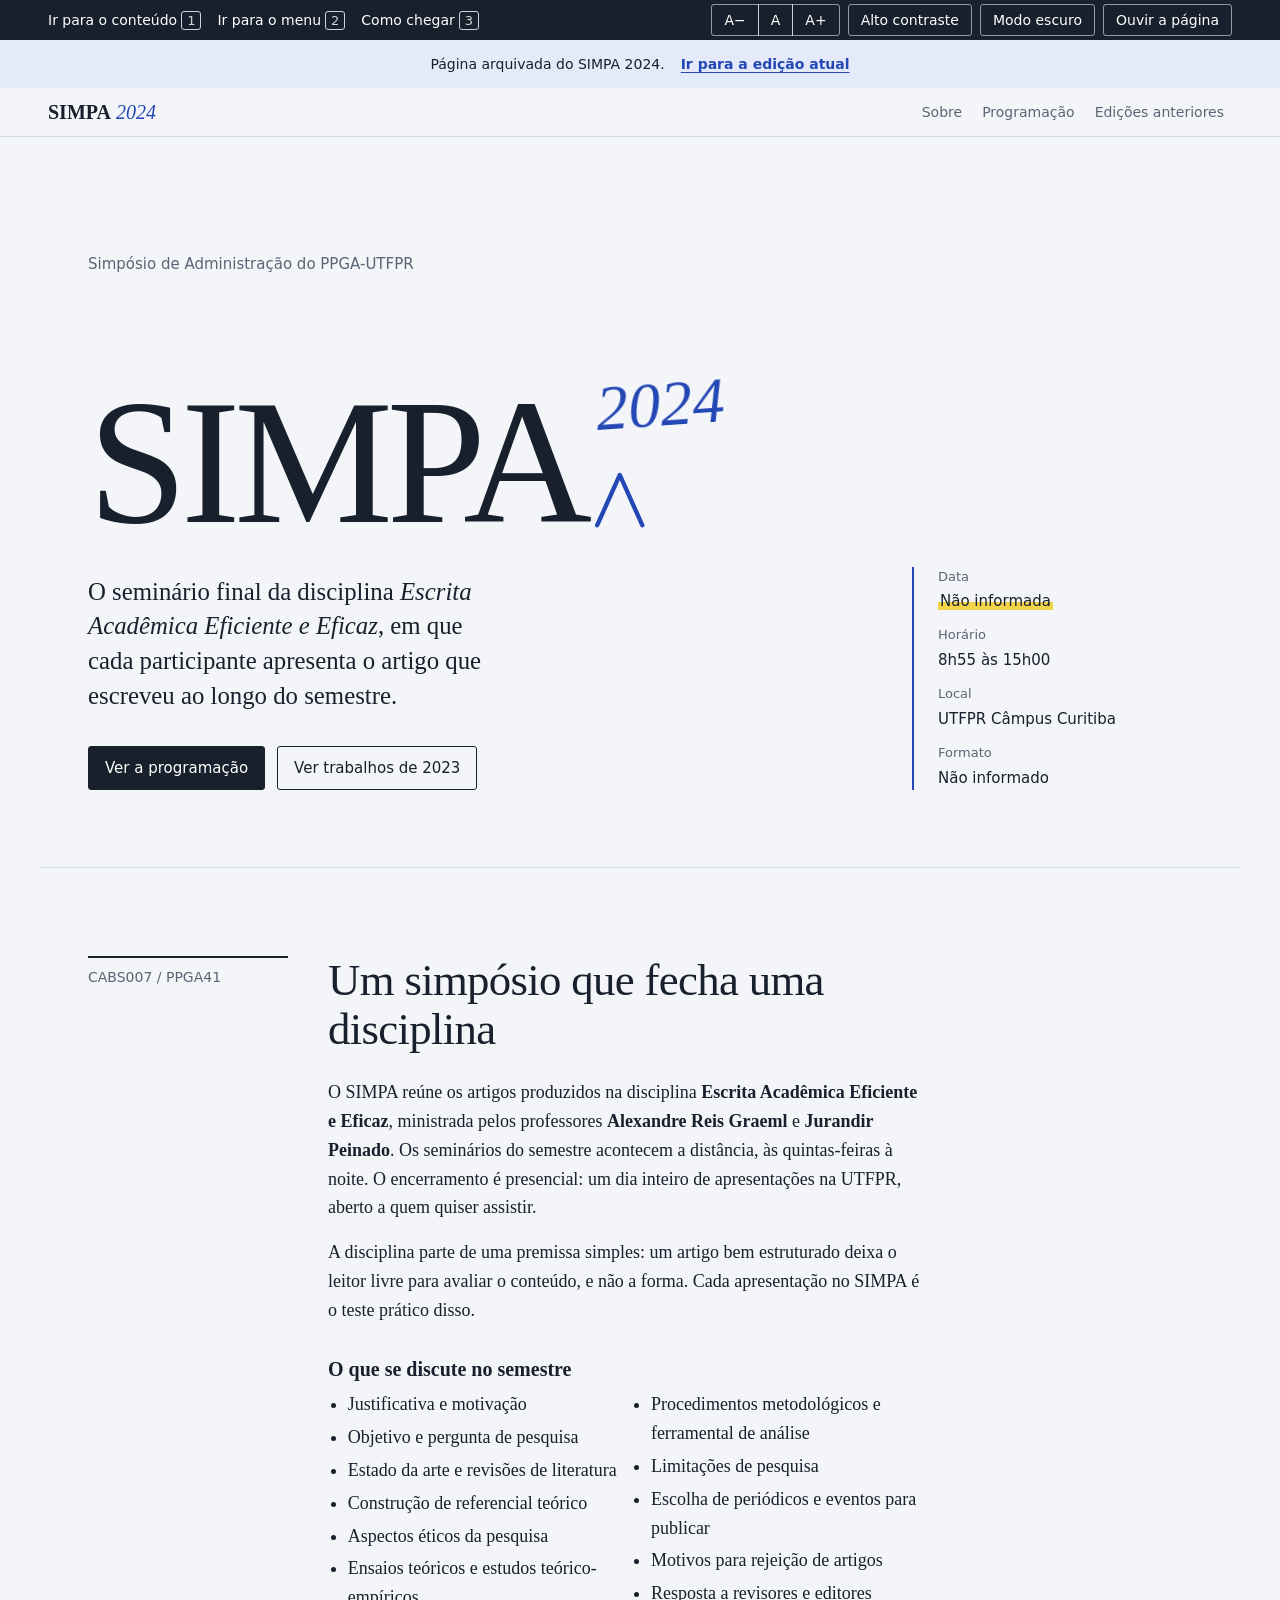
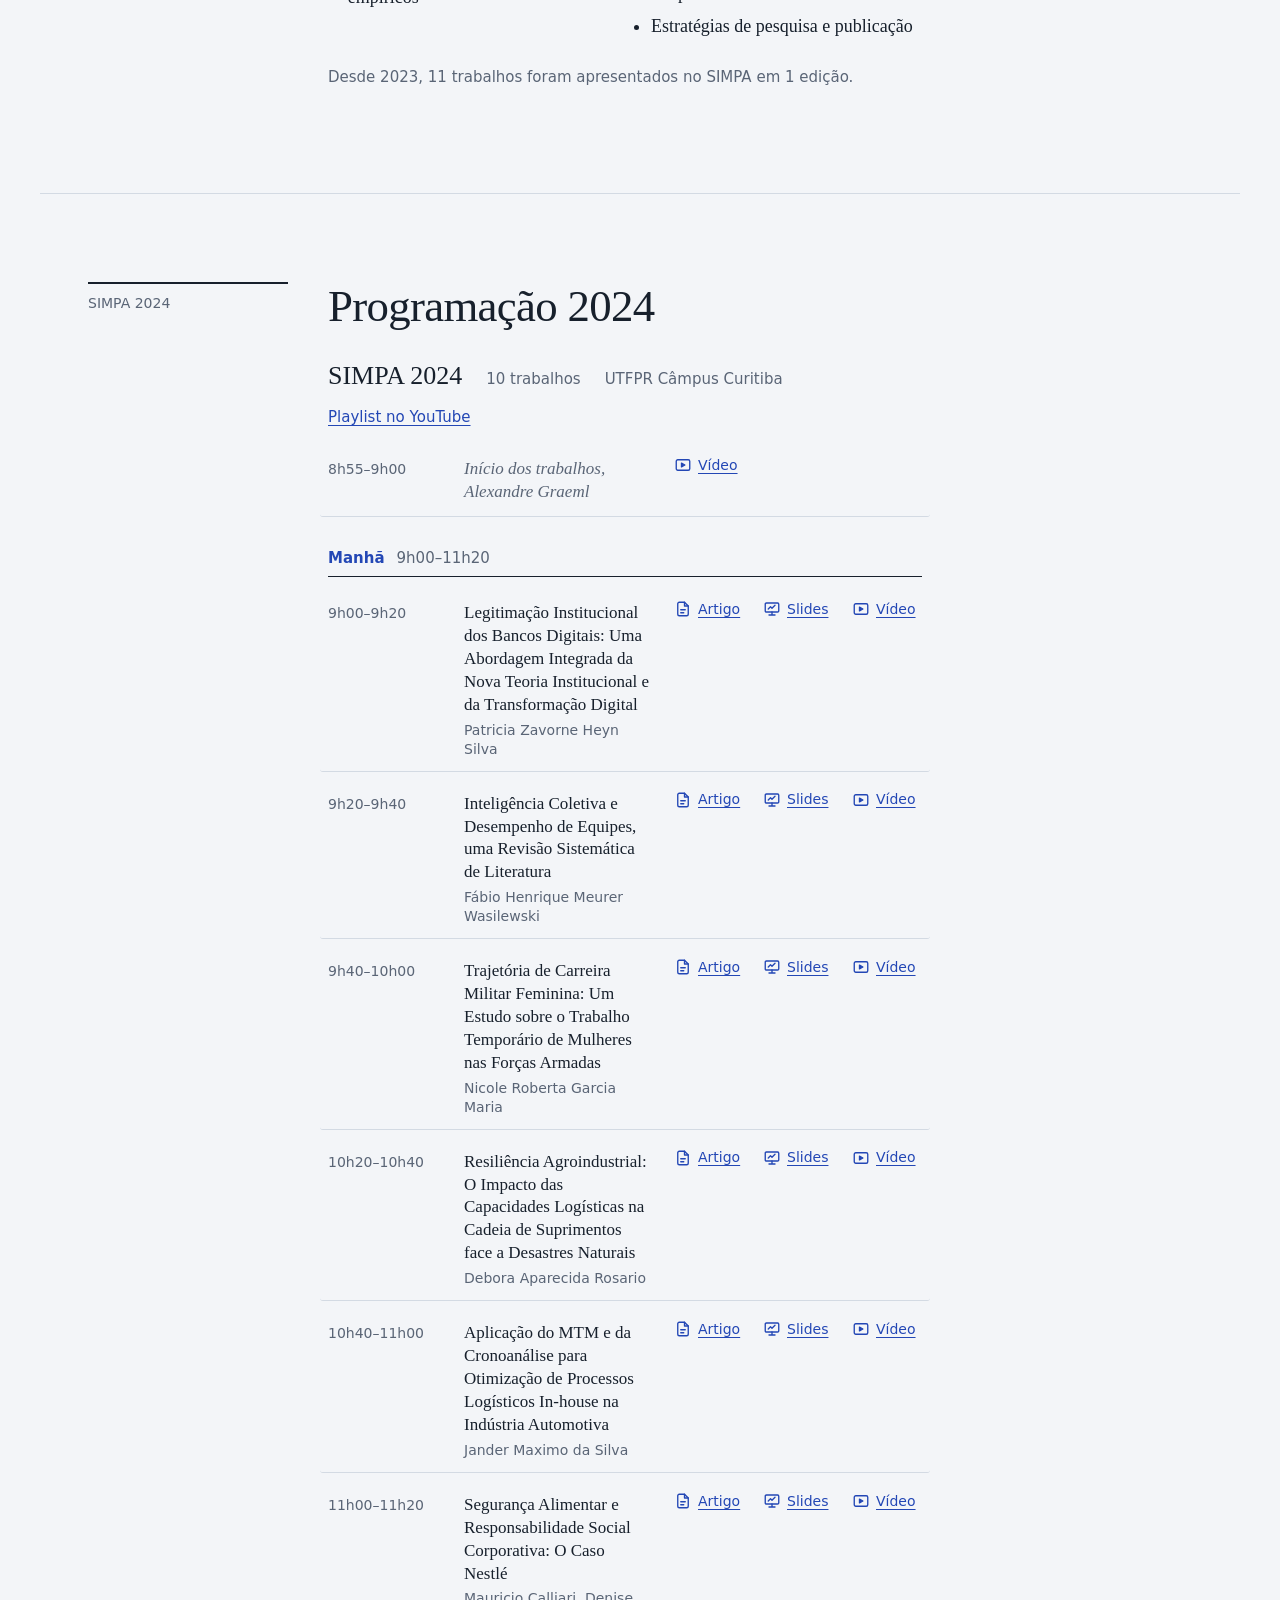
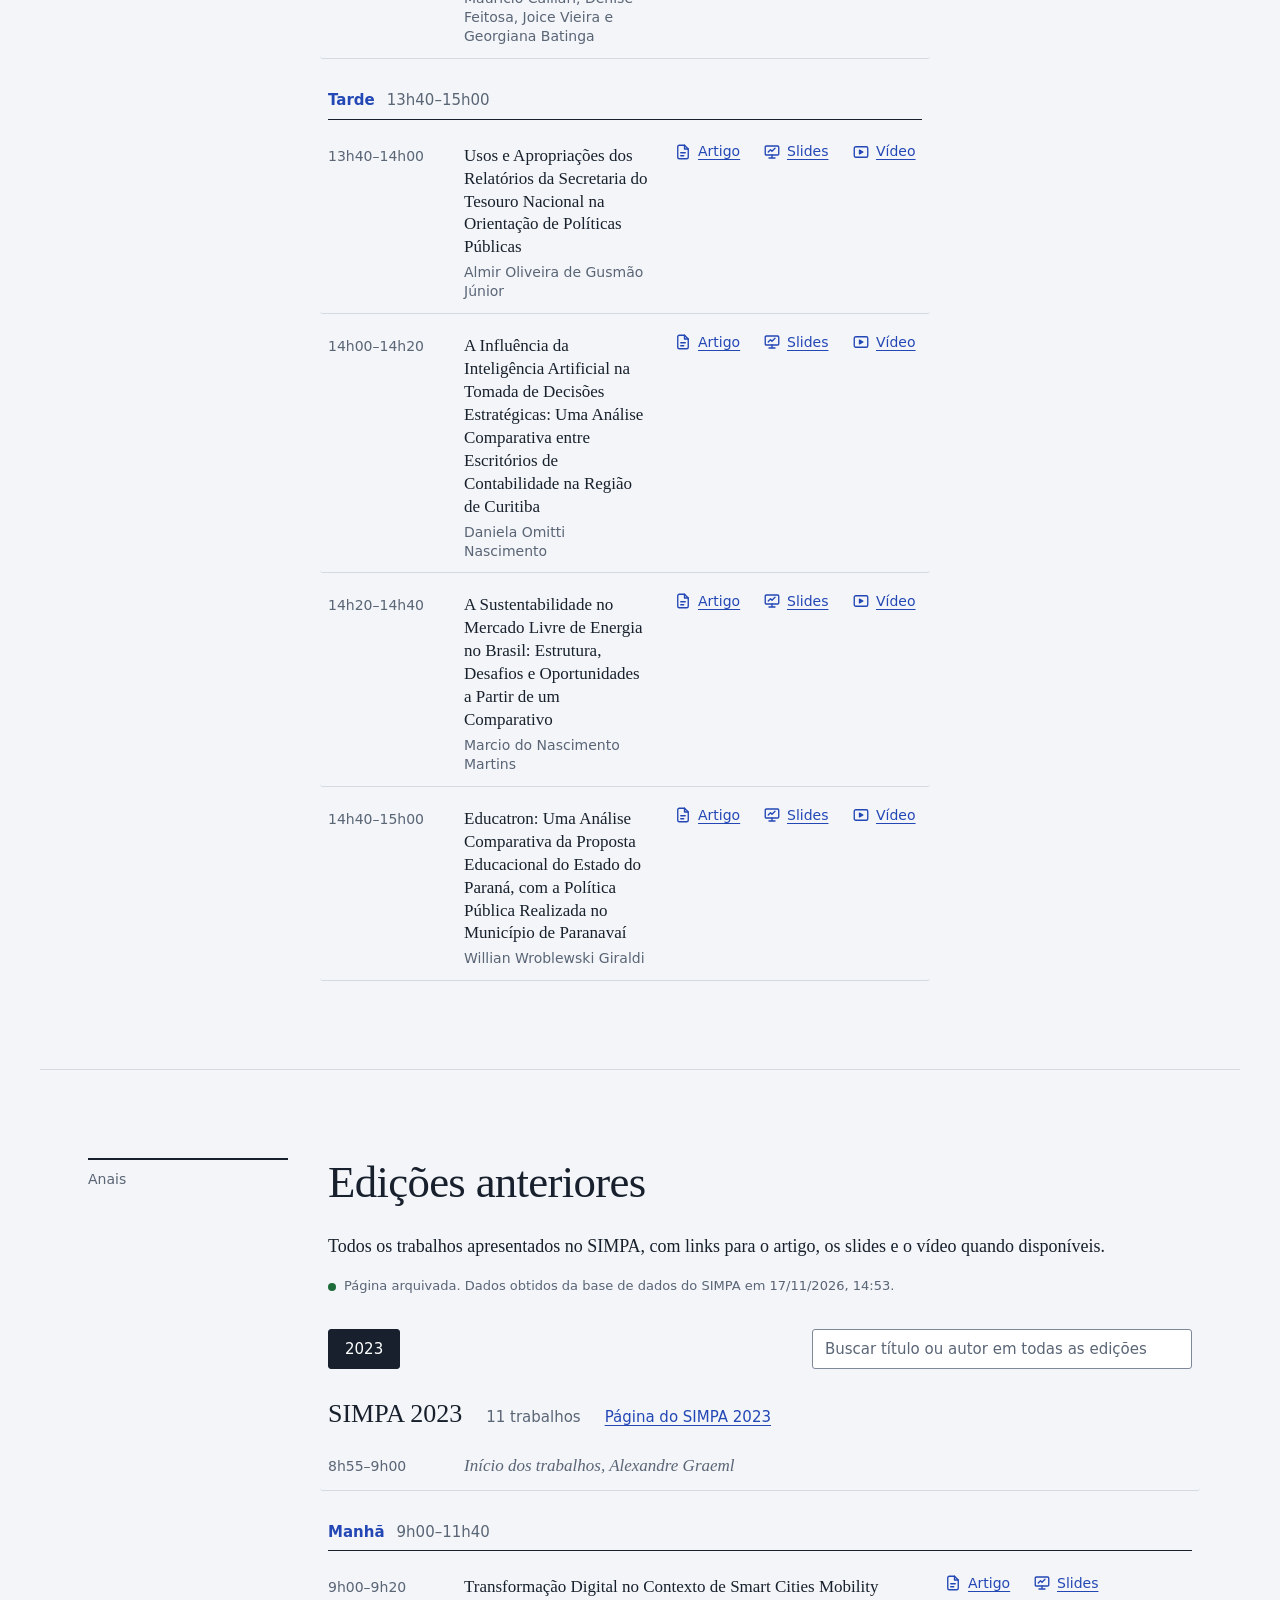
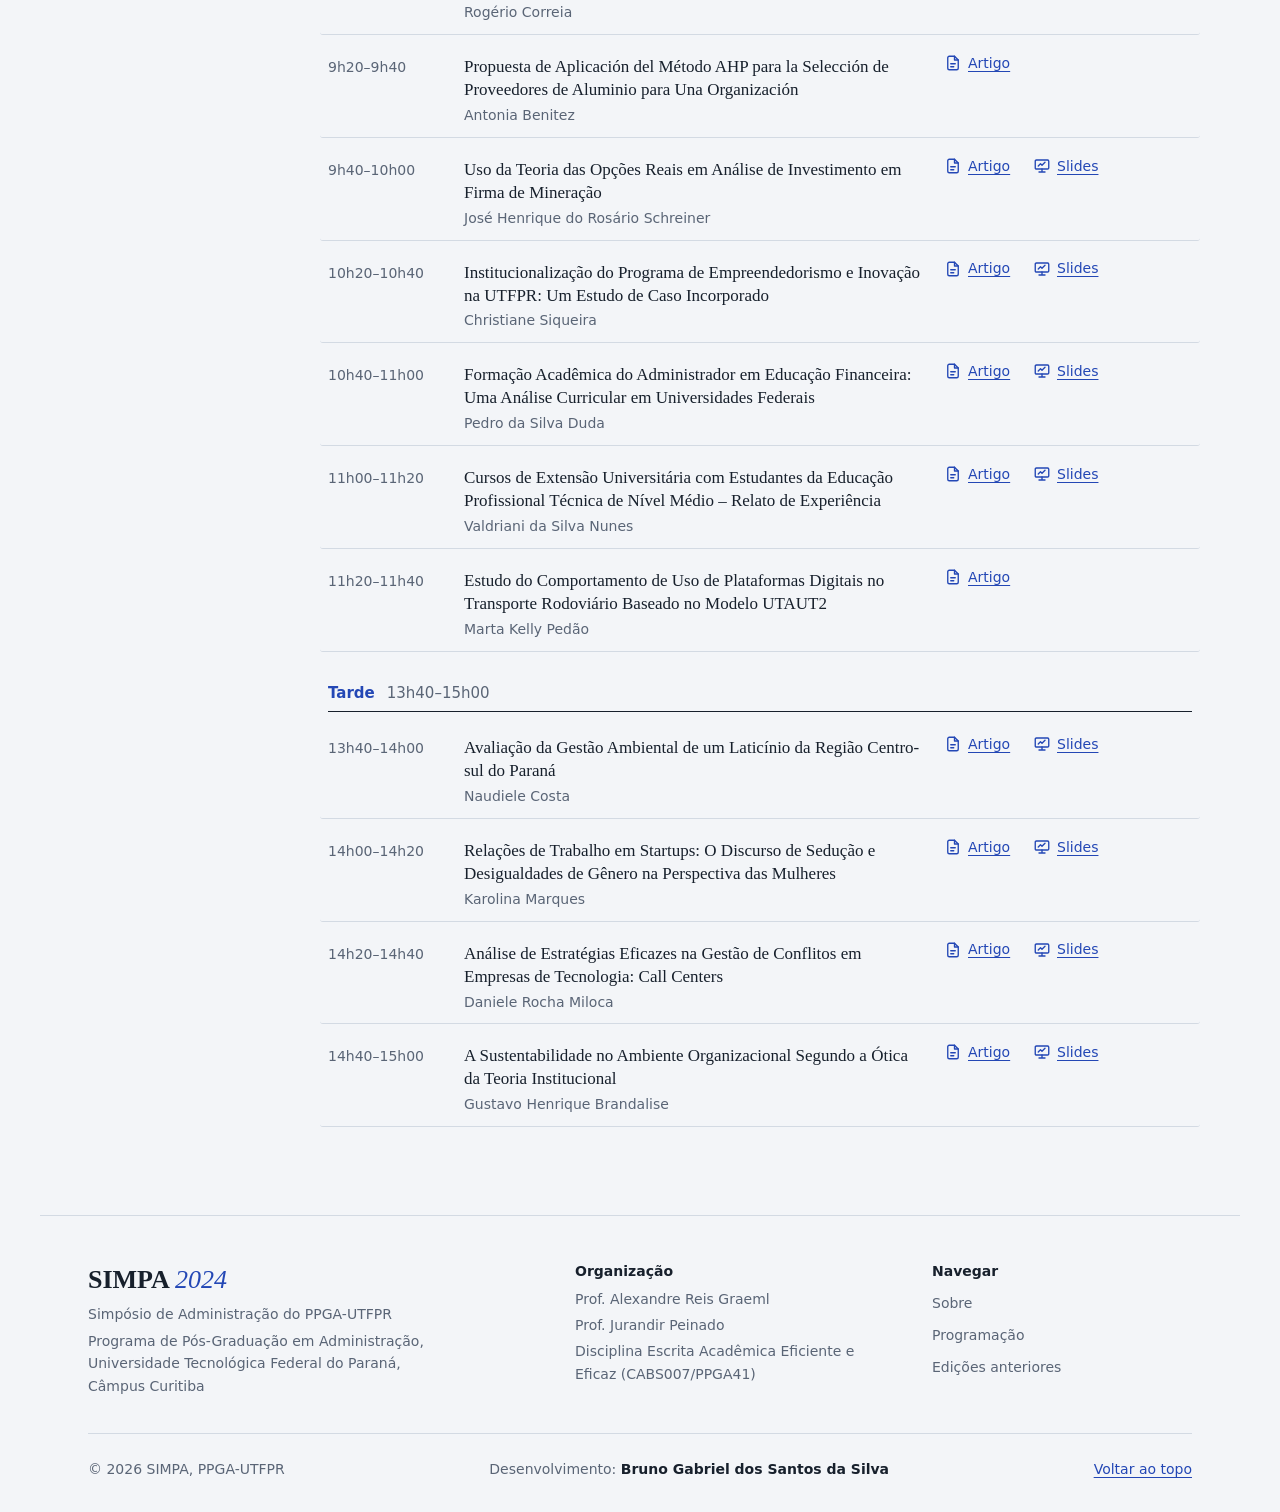
<file: 2024/index.html>
<!doctype html>
<html lang="pt-BR">
<head>
  <meta charset="utf-8">
  <meta name="viewport" content="width=device-width, initial-scale=1">
  <!-- Segurança: o GitHub Pages não permite cabeçalhos HTTP próprios, então a política vai aqui.
       Só permite scripts do próprio site e do VLibras, dados só da planilha do Google. -->
  <meta http-equiv="Content-Security-Policy" content="default-src 'self'; script-src 'self' https://vlibras.gov.br https://*.vlibras.gov.br https://cdn.jsdelivr.net/gh/spbgovbr-vlibras/ 'wasm-unsafe-eval' 'unsafe-eval' blob:; style-src 'self' 'unsafe-inline' https://fonts.googleapis.com https://vlibras.gov.br https://*.vlibras.gov.br https://cdn.jsdelivr.net/gh/spbgovbr-vlibras/; font-src 'self' data: https://fonts.gstatic.com https://vlibras.gov.br https://*.vlibras.gov.br https://cdn.jsdelivr.net/gh/spbgovbr-vlibras/; img-src 'self' data: blob: https:; media-src 'self' data: blob: https://vlibras.gov.br https://*.vlibras.gov.br https://cdn.jsdelivr.net/gh/spbgovbr-vlibras/; connect-src 'self' data: blob: https://docs.google.com https://*.googleusercontent.com https://vlibras.gov.br https://*.vlibras.gov.br https://cdn.jsdelivr.net/gh/spbgovbr-vlibras/; frame-src https://www.google.com https://maps.google.com https://vlibras.gov.br https://*.vlibras.gov.br; worker-src 'self' blob:; object-src 'none'; base-uri 'self'; form-action 'none'; upgrade-insecure-requests">
  <meta name="referrer" content="strict-origin-when-cross-origin">
  <title>SIMPA 2024 · Simpósio de Administração do PPGA-UTFPR</title>
  <meta name="description" content="SIMPA 2024: seminário final da disciplina Escrita Acadêmica Eficiente e Eficaz do PPGA-UTFPR. 12 de dezembro de 2026, UTFPR Curitiba. Programação, como chegar e anais das edições anteriores.">
  <meta name="theme-color" content="#17202C">
  <link rel="icon" href="../favicon.svg" type="image/svg+xml">

  <!-- Prévia ao compartilhar o link (WhatsApp, Instagram, LinkedIn, e-mail).
       IMPORTANTE: quando o site for publicado, troque SITE_URL abaixo pelo endereço
       completo (ex.: https://simpa-ppga.github.io/). O WhatsApp exige URL absoluta na imagem. -->
  <meta property="og:type" content="website">
  <meta property="og:locale" content="pt_BR">
  <meta property="og:site_name" content="SIMPA">
  <meta property="og:title" content="SIMPA 2024, Simpósio de Administração do PPGA-UTFPR">
  <meta property="og:description" content="Sábado, 12 de dezembro de 2026, UTFPR Câmpus Curitiba, presencial e on-line. Programação, como chegar e os trabalhos das edições anteriores.">
  <meta property="og:url" content="SITE_URL">
  <meta property="og:image" content="SITE_URLog-image.png">
  <meta property="og:image:width" content="1200">
  <meta property="og:image:height" content="630">
  <meta property="og:image:alt" content="SIMPA 2024, Sábado, 12 de dezembro de 2026, UTFPR Câmpus Curitiba">
  <meta name="twitter:card" content="summary_large_image">
  <meta name="twitter:title" content="SIMPA 2024, Simpósio de Administração do PPGA-UTFPR">
  <meta name="twitter:description" content="12 de dezembro de 2026, UTFPR Curitiba. Programação, como chegar e anais.">
  <meta name="twitter:image" content="SITE_URLog-image.png">

  <link rel="preconnect" href="https://fonts.googleapis.com">
  <link rel="preconnect" href="https://fonts.gstatic.com" crossorigin>
  <link href="https://fonts.googleapis.com/css2?family=Newsreader:ital,opsz,wght@0,6..72,400;0,6..72,500;0,6..72,600;1,6..72,400;1,6..72,500&family=Public+Sans:wght@400;500;600&display=swap" rel="stylesheet">
  <link rel="stylesheet" href="../css/styles.css?v=2026.11.17n">
  <link rel="stylesheet" href="../css/a11y.css?v=2026.11.17n">
  <!-- Aplica tema, contraste e tamanho do texto antes de desenhar a página -->
  <script src="../js/preferencias.js?v=2026.11.17n"></script>
</head>
<body>
  <a class="skip" href="#conteudo">Pular para o conteúdo</a>

  <!-- Barra de acessibilidade -->
  <div class="a11y-bar" role="region" aria-label="Acessibilidade">
    <ul>
      <li><a href="#conteudo" accesskey="1">Ir para o conteúdo <kbd>1</kbd></a></li>
      <li><a href="#topo-menu" accesskey="2">Ir para o menu <kbd>2</kbd></a></li>
      <li><a href="#local" accesskey="3">Como chegar <kbd>3</kbd></a></li>
    </ul>
    <div class="a11y-tools">
      <div class="a11y-group" role="group" aria-label="Tamanho do texto">
        <button type="button" data-zoom="-1" aria-label="Diminuir texto">A−</button>
        <button type="button" data-zoom="0" aria-label="Tamanho padrão do texto">A</button>
        <button type="button" data-zoom="1" aria-label="Aumentar texto">A+</button>
      </div>
      <button type="button" id="btn-contraste" aria-pressed="false">Alto contraste</button>
      <button type="button" id="btn-tema" aria-pressed="false">Modo escuro</button>
      <button type="button" id="btn-ouvir" aria-pressed="false">Ouvir a página</button>
    </div>
  </div>
  <p class="sr-only" id="a11y-status" aria-live="polite"></p>

  <header class="topbar" id="topo-menu">
    <a class="brand" href="#inicio">SIMPA <span data-cfg="ano">2026</span></a>
    <nav aria-label="Seções">
      <a href="#sobre">Sobre</a>
      <a href="#programacao">Programação</a>
      <a href="#local">Como chegar</a>
      <a href="#anais">Edições anteriores</a>
    </nav>
  </header>

  <main id="conteudo">
    <!-- Hero: o título como prova de revisão -->
    <section class="hero" id="inicio" aria-labelledby="hero-title">
      <div class="hero-text">
        <p class="kicker" data-cfg="nomeEvento">Simpósio de Administração do PPGA-UTFPR</p>
        <h1 id="hero-title" class="proof">
          <span class="word">SIMPA</span>
          <span class="insert">
            <svg class="caret" viewBox="0 0 60 70" aria-hidden="true"><path d="M4 66 L30 8 L56 66" /></svg>
            <span class="ins-text" data-cfg="ano">2026</span>
          </span>
        </h1>
        <p class="lede" data-cfg="resumo">O seminário final da disciplina <em>Escrita Acadêmica Eficiente e Eficaz</em>, em que cada participante apresenta o artigo que escreveu ao longo do semestre.</p>
        <div class="hero-actions">
          <a class="btn primary" href="#programacao" data-cfg="botao1">Ver a programação</a>
          <a class="btn" href="#anais" data-cfg="botao2">Ver trabalhos de 2023 a 2025</a>
        </div>
      </div>
      <aside class="hero-margin" aria-label="Dados do evento">
        <dl class="facts">
          <div><dt>Data</dt><dd><mark id="ev-data">Sábado, 12 de dezembro de 2026</mark></dd></div>
          <div><dt>Horário</dt><dd id="ev-periodo">Manhã e tarde</dd></div>
          <div><dt>Local</dt><dd id="ev-local">UTFPR Câmpus Curitiba</dd></div>
          <div><dt>Formato</dt><dd id="ev-formato">Presencial, com participação remota</dd></div>
        </dl>
        <div class="countdown" id="countdown" role="timer" aria-live="off" hidden>
          <p class="cd-label" id="cd-label">Começa em</p>
          <div class="cd-grid" aria-hidden="true">
            <div><span class="cd-num" id="cd-d">00</span><span class="cd-unit">dias</span></div>
            <div><span class="cd-num" id="cd-h">00</span><span class="cd-unit">horas</span></div>
            <div><span class="cd-num" id="cd-m">00</span><span class="cd-unit">min</span></div>
            <div><span class="cd-num" id="cd-s">00</span><span class="cd-unit">seg</span></div>
          </div>
          <p class="sr-only" id="cd-sr"></p>
        </div>
        <p class="hero-cal"><a href="#local">Adicionar à agenda e ver como chegar</a></p>
      </aside>
    </section>

    <!-- Sobre -->
    <section class="block" id="sobre" aria-labelledby="sobre-title">
      <div class="margin-note"><p data-cfg="destaqueSobre">CABS007 / PPGA41</p></div>
      <div class="body">
        <h2 id="sobre-title" data-cfg="tituloSobre">Um simpósio que fecha uma disciplina</h2>
        <div id="sobre-texto">
        <p>O SIMPA reúne os artigos produzidos na disciplina <strong>Escrita Acadêmica Eficiente e Eficaz</strong>, ministrada pelos professores <strong>Alexandre Reis Graeml</strong> e <strong>Jurandir Peinado</strong>. Os seminários do semestre acontecem a distância, às quintas-feiras à noite. O encerramento é presencial: um dia inteiro de apresentações na UTFPR, aberto a quem quiser assistir.</p>
        <p>A disciplina parte de uma premissa simples: um artigo bem estruturado deixa o leitor livre para avaliar o conteúdo, e não a forma. Cada apresentação no SIMPA é o teste prático disso.</p>
        </div>

        <div id="sobre-topicos">
        <h3>O que se discute no semestre</h3>
        <ul class="topics">
          <li>Justificativa e motivação</li>
          <li>Objetivo e pergunta de pesquisa</li>
          <li>Estado da arte e revisões de literatura</li>
          <li>Construção de referencial teórico</li>
          <li>Aspectos éticos da pesquisa</li>
          <li>Ensaios teóricos e estudos teórico-empíricos</li>
          <li>Procedimentos metodológicos e ferramental de análise</li>
          <li>Limitações de pesquisa</li>
          <li>Escolha de periódicos e eventos para publicar</li>
          <li>Motivos para rejeição de artigos</li>
          <li>Resposta a revisores e editores</li>
          <li>Estratégias de pesquisa e publicação</li>
        </ul>
        </div>
        <p class="stat" id="stat-historico"></p>
      </div>
    </section>

    <!-- Programação 2026 -->
    <section class="block" id="programacao" aria-labelledby="prog-title">
      <div class="margin-note"><p data-cfg="destaqueProgramacao">12 de dezembro</p></div>
      <div class="body">
        <h2 id="prog-title">Programação 2026</h2>
        <div id="prog-2026"></div>
      </div>
    </section>

    <!-- Como chegar -->
    <section class="block" id="local" aria-labelledby="local-title">
      <div class="margin-note"><p data-cfg="destaqueLocal">Local e agenda</p></div>
      <div class="body wide">
        <h2 id="local-title" data-cfg="tituloLocal">Como chegar</h2>
        <div class="place">
          <div class="place-info">
            <dl class="facts place-facts">
              <div><dt>Endereço</dt><dd id="lc-endereco"></dd></div>
              <div><dt>Sala</dt><dd id="lc-sala">A confirmar. A sala é divulgada aqui antes do evento.</dd></div>
              <div><dt>Quando</dt><dd id="lc-quando"></dd></div>
              <div><dt>Assistir a distância</dt><dd id="lc-remoto">O link da transmissão é publicado aqui no dia do evento.</dd></div>
            </dl>
            <p class="place-tip">Fica no centro de Curitiba, perto da Rodoferroviária e de várias linhas de ônibus.</p>
            <div class="hero-actions">
              <a class="btn primary" id="btn-gcal" href="#" target="_blank" rel="noopener">Adicionar ao Google Agenda</a>
              <button class="btn" type="button" id="btn-ics">Baixar convite (.ics)</button>
              <a class="btn" id="btn-maps" href="#" target="_blank" rel="noopener">Abrir no Google Maps</a>
            </div>
            <p class="hint-small">O convite (.ics) funciona no Outlook, no Apple Calendário e em outros aplicativos de agenda.</p>
          </div>
          <div class="map">
            <iframe id="mapa" title="Mapa da UTFPR Câmpus Curitiba" loading="lazy" referrerpolicy="no-referrer-when-downgrade"></iframe>
          </div>
        </div>
      </div>
    </section>

    <!-- Anais / histórico -->
    <section class="block" id="anais" aria-labelledby="anais-title">
      <div class="margin-note"><p data-cfg="destaqueAnais">Anais</p></div>
      <div class="body wide">
        <h2 id="anais-title" data-cfg="tituloAnais">Edições anteriores</h2>
        <p data-cfg="textoAnais">Todos os trabalhos apresentados no SIMPA, com links para o artigo, os slides e o vídeo quando disponíveis.</p>
        <p class="fonte-dados" id="fonte-dados" aria-live="polite"></p>

        <div class="anais-tools">
          <div class="tabs" role="tablist" aria-label="Escolha a edição" id="tabs"></div>
          <div class="search" role="search">
            <label class="sr-only" for="busca">Buscar por título ou autor em todas as edições</label>
            <input type="search" id="busca" placeholder="Buscar título ou autor em todas as edições" autocomplete="off">
            <button type="button" class="search-clear" id="busca-limpar" hidden>Limpar</button>
          </div>
        </div>
        <p class="sr-only" id="busca-status" aria-live="polite"></p>

        <div id="anais-conteudo"></div>
      </div>
    </section>
  </main>

  <footer class="footer">
    <div class="footer-main">
      <div class="footer-id">
        <p class="footer-brand">SIMPA <span data-cfg="ano">2026</span></p>
        <p data-cfg="nomeEvento">Simpósio de Administração do PPGA-UTFPR</p>
        <p>Programa de Pós-Graduação em Administração, Universidade Tecnológica Federal do Paraná, Câmpus Curitiba</p>
      </div>
      <div>
        <h2 class="footer-h">Organização</h2>
        <div id="footer-org">
          <p>Prof. Alexandre Reis Graeml</p>
          <p>Prof. Jurandir Peinado</p>
          <p>Disciplina Escrita Acadêmica Eficiente e Eficaz (CABS007/PPGA41)</p>
        </div>
      </div>
      <nav aria-label="Rodapé">
        <h2 class="footer-h">Navegar</h2>
        <ul>
          <li><a href="#sobre">Sobre</a></li>
          <li><a href="#programacao">Programação</a></li>
          <li><a href="#local">Como chegar</a></li>
          <li><a href="#anais">Edições anteriores</a></li>
        </ul>
      </nav>
    </div>
    <div class="footer-bottom">
      <p>© 2026 SIMPA, PPGA-UTFPR</p>
      <p>Desenvolvimento: <strong>Bruno Gabriel dos Santos da Silva</strong></p>
      <p><a href="#inicio">Voltar ao topo</a></p>
    </div>
  </footer>

  <a class="to-top" id="to-top" href="#inicio" hidden>Voltar ao topo</a>

  <!-- VLibras: tradução para Libras (gov.br) -->
  <div vw class="enabled">
    <div vw-access-button class="active"></div>
    <div vw-plugin-wrapper><div class="vw-plugin-top-wrapper"></div></div>
  </div>
  <script src="https://vlibras.gov.br/app/vlibras-plugin.js"></script>
  <script src="../js/vlibras.js?v=2026.11.17n"></script>

  <!-- Conteúdo: lido da planilha do Google a cada visita (js/planilha.js).
       historico.js e simpa-2026.js são só a cópia de segurança e os dados padrão do evento. -->
  <script src="ano.js"></script>
  <script src="dados.js"></script>
  <script src="../data/config.js?v=2026.11.17n"></script>
  <script src="../data/paginas.js?v=2026.11.17n"></script>
  <script src="../data/historico.js?v=2026.11.17n"></script>
  <script src="../data/simpa-2026.js?v=2026.11.17n"></script>
  <script src="../js/planilha.js?v=2026.11.17n"></script>
  <script src="../js/a11y.js?v=2026.11.17n"></script>
  <script src="../js/app.js?v=2026.11.17n"></script>
</body>
</html>
</file>
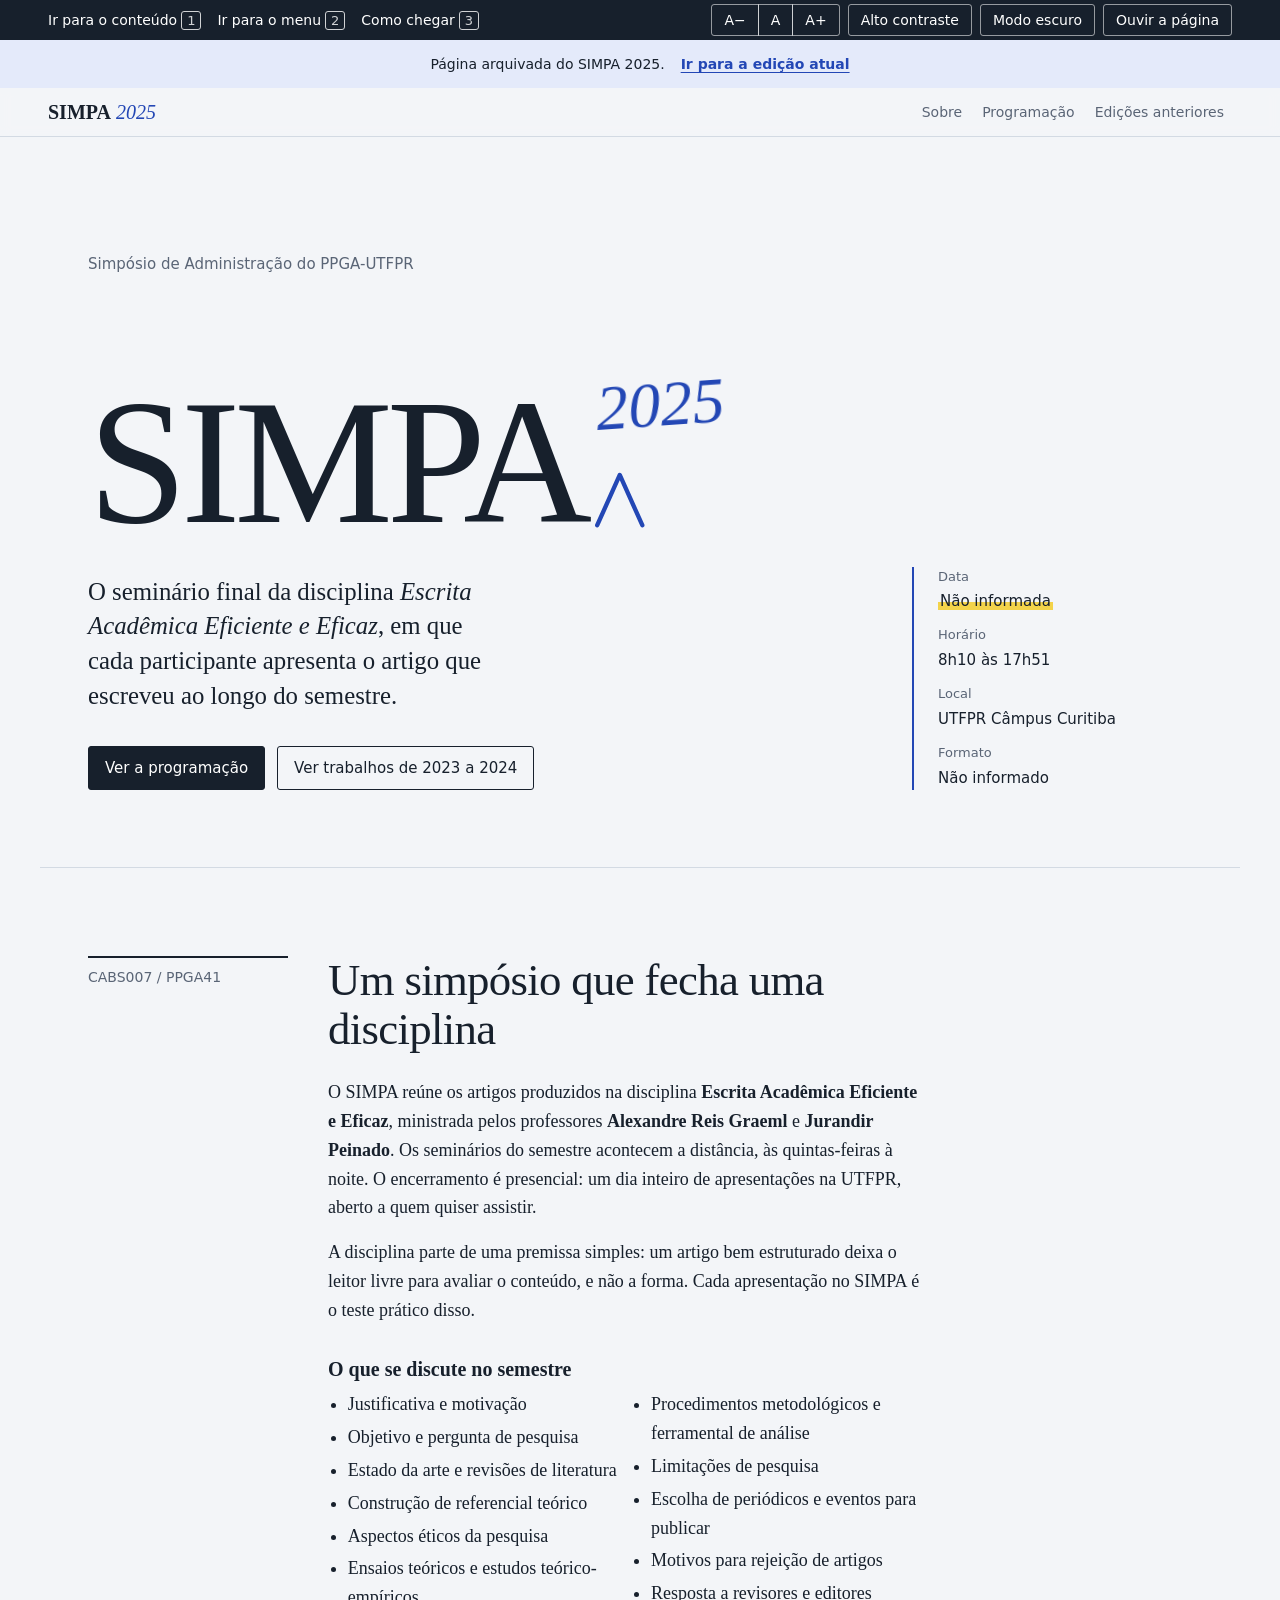
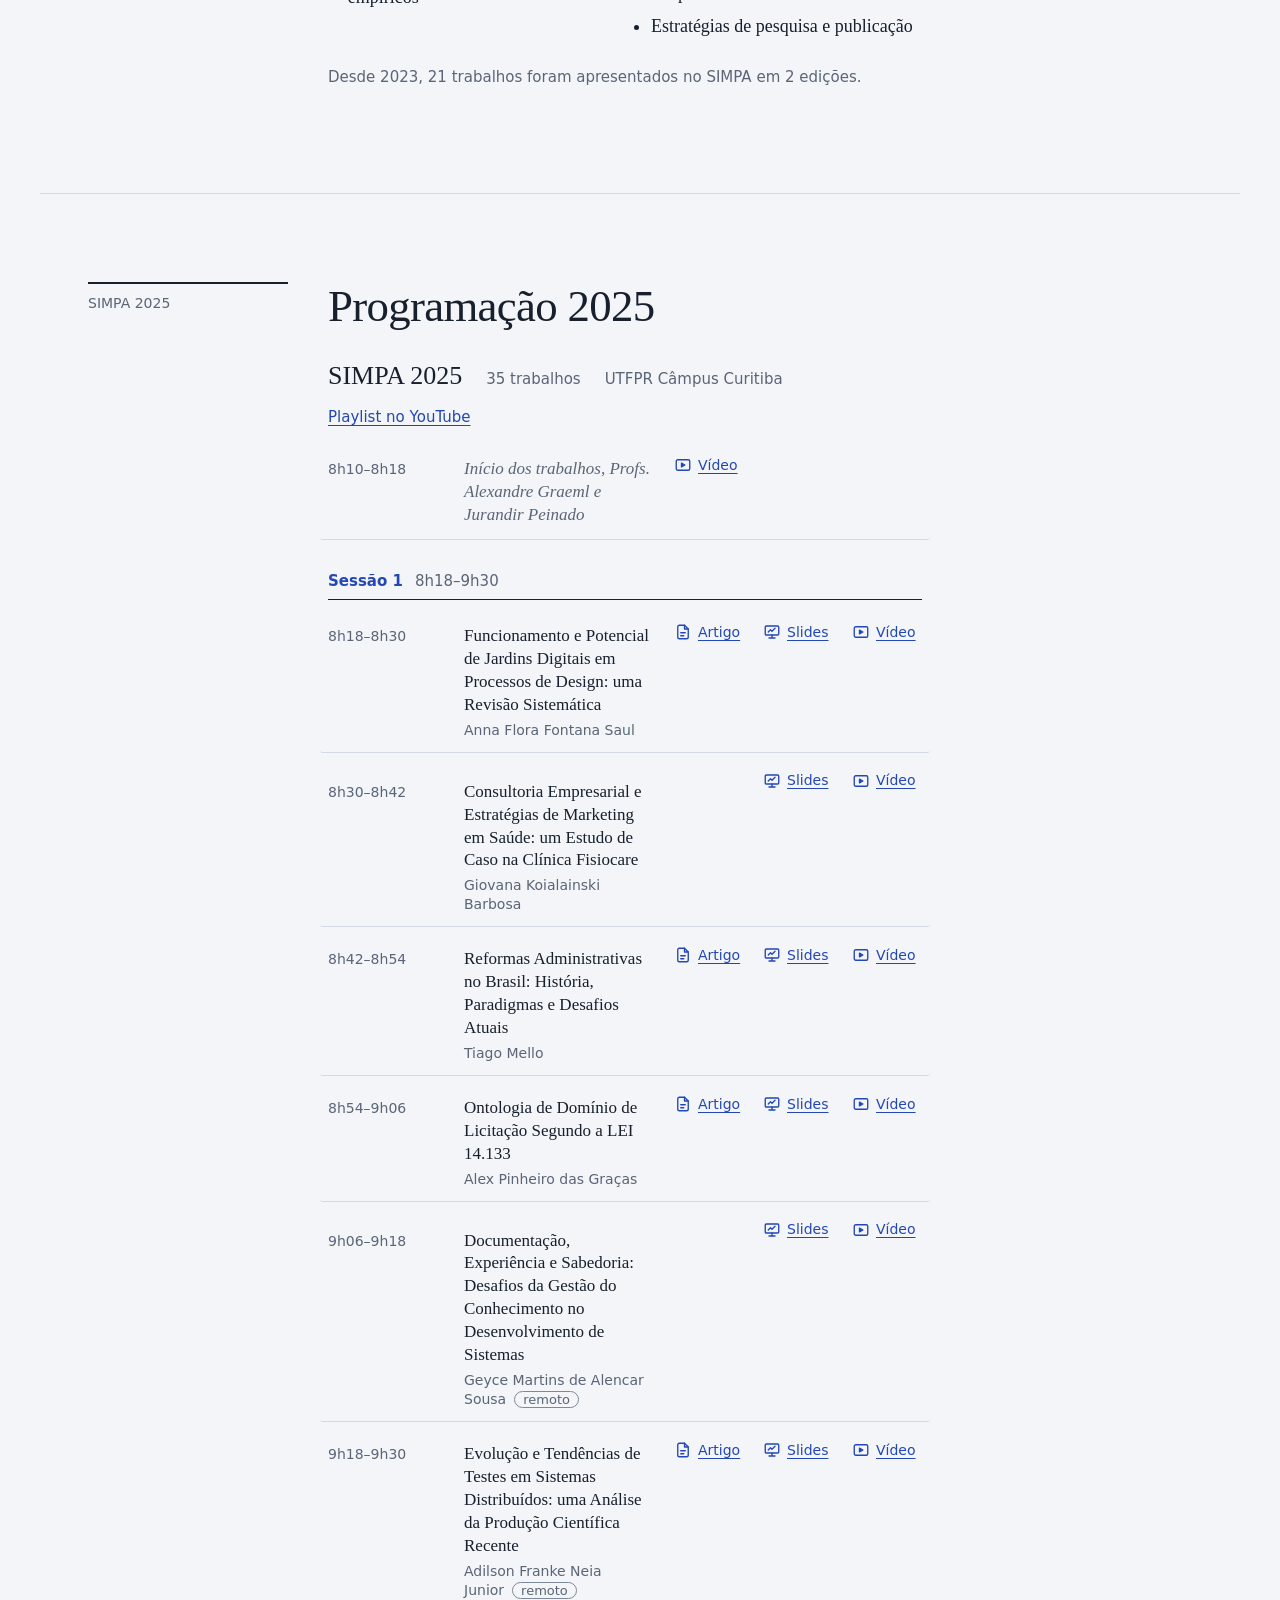
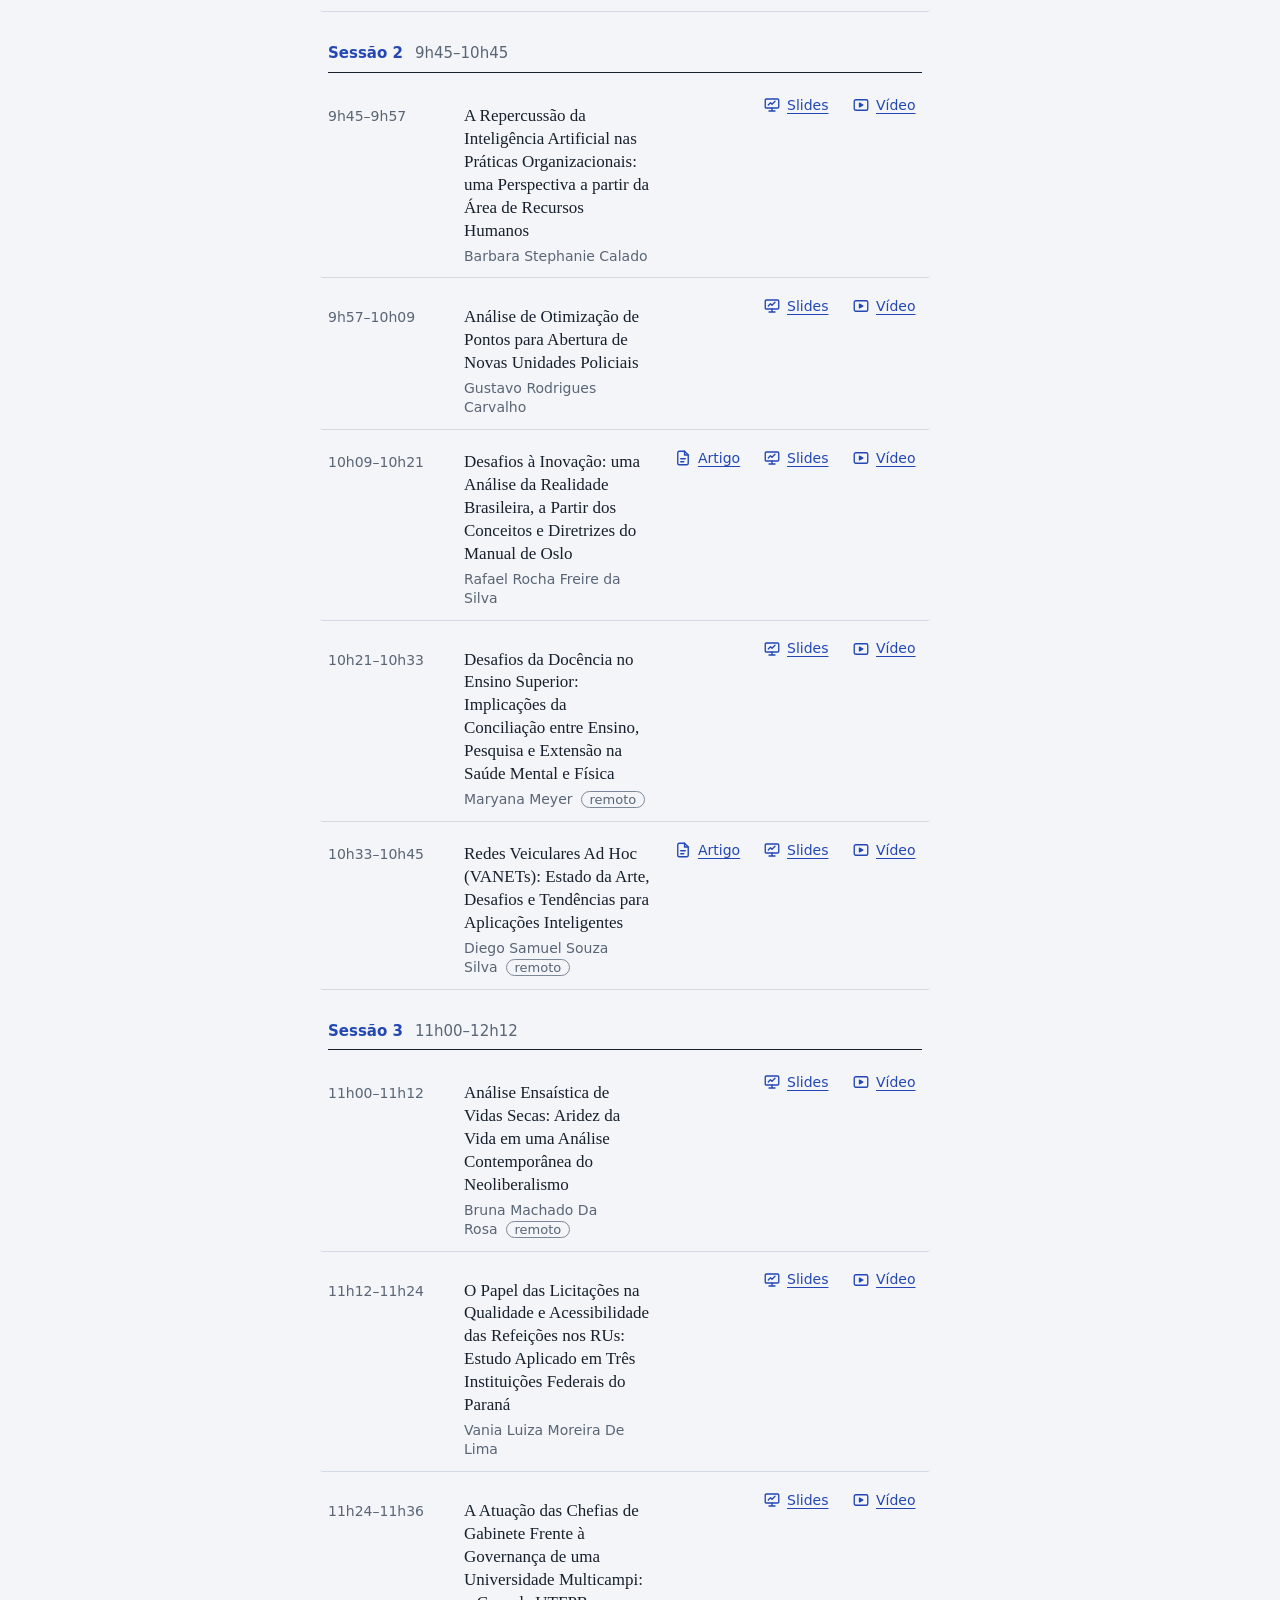
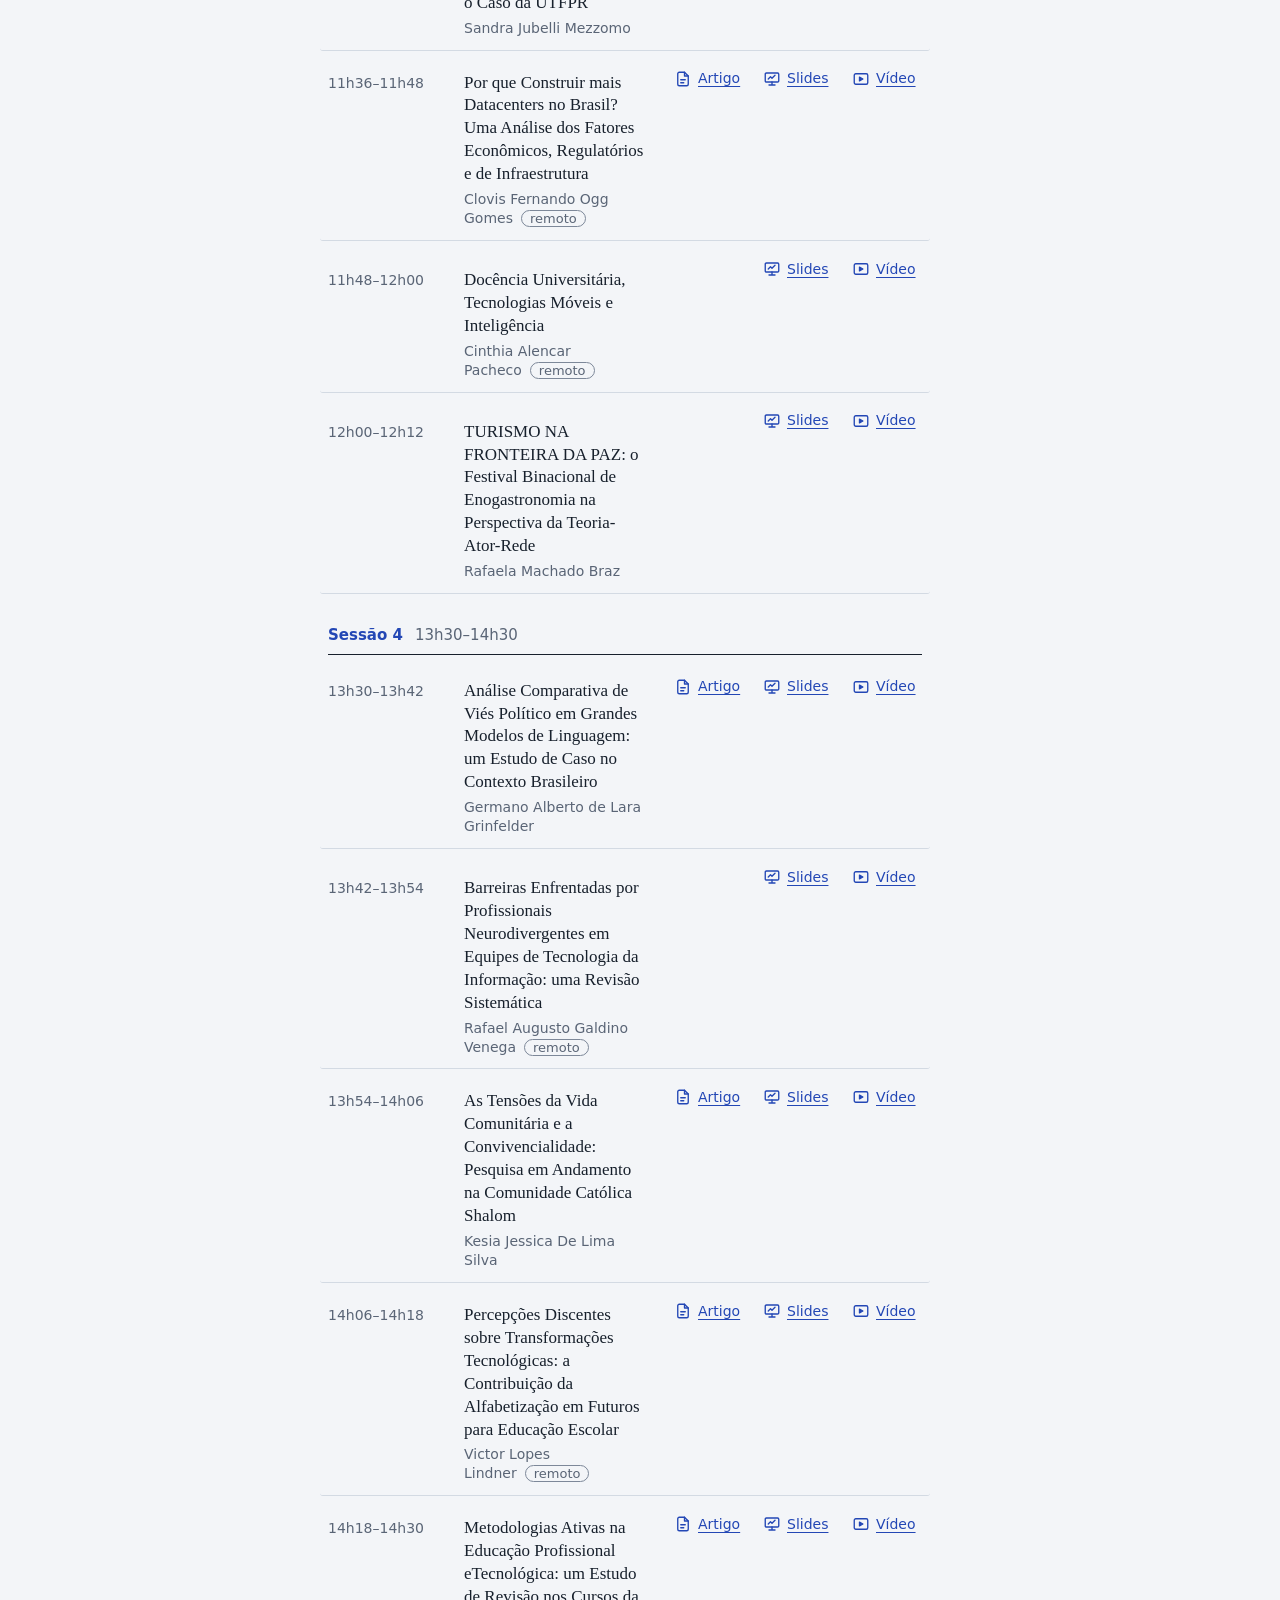
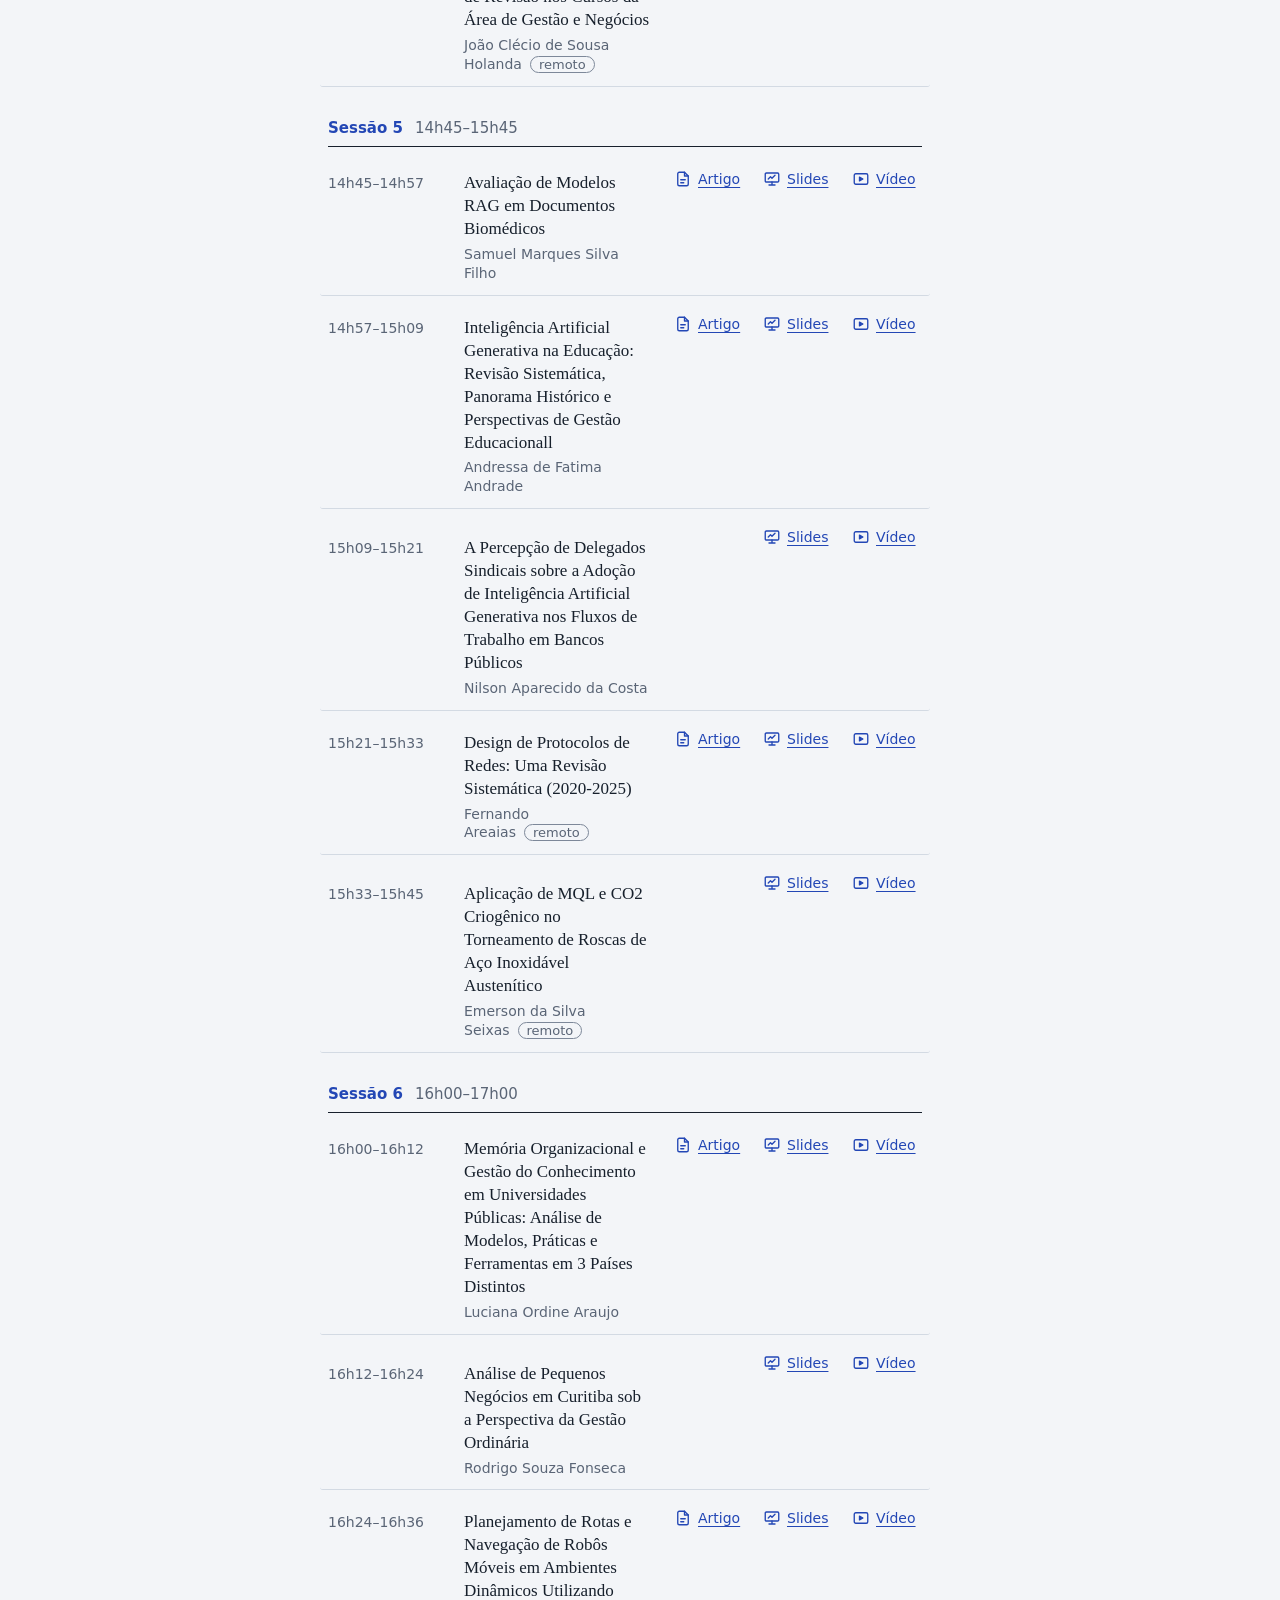
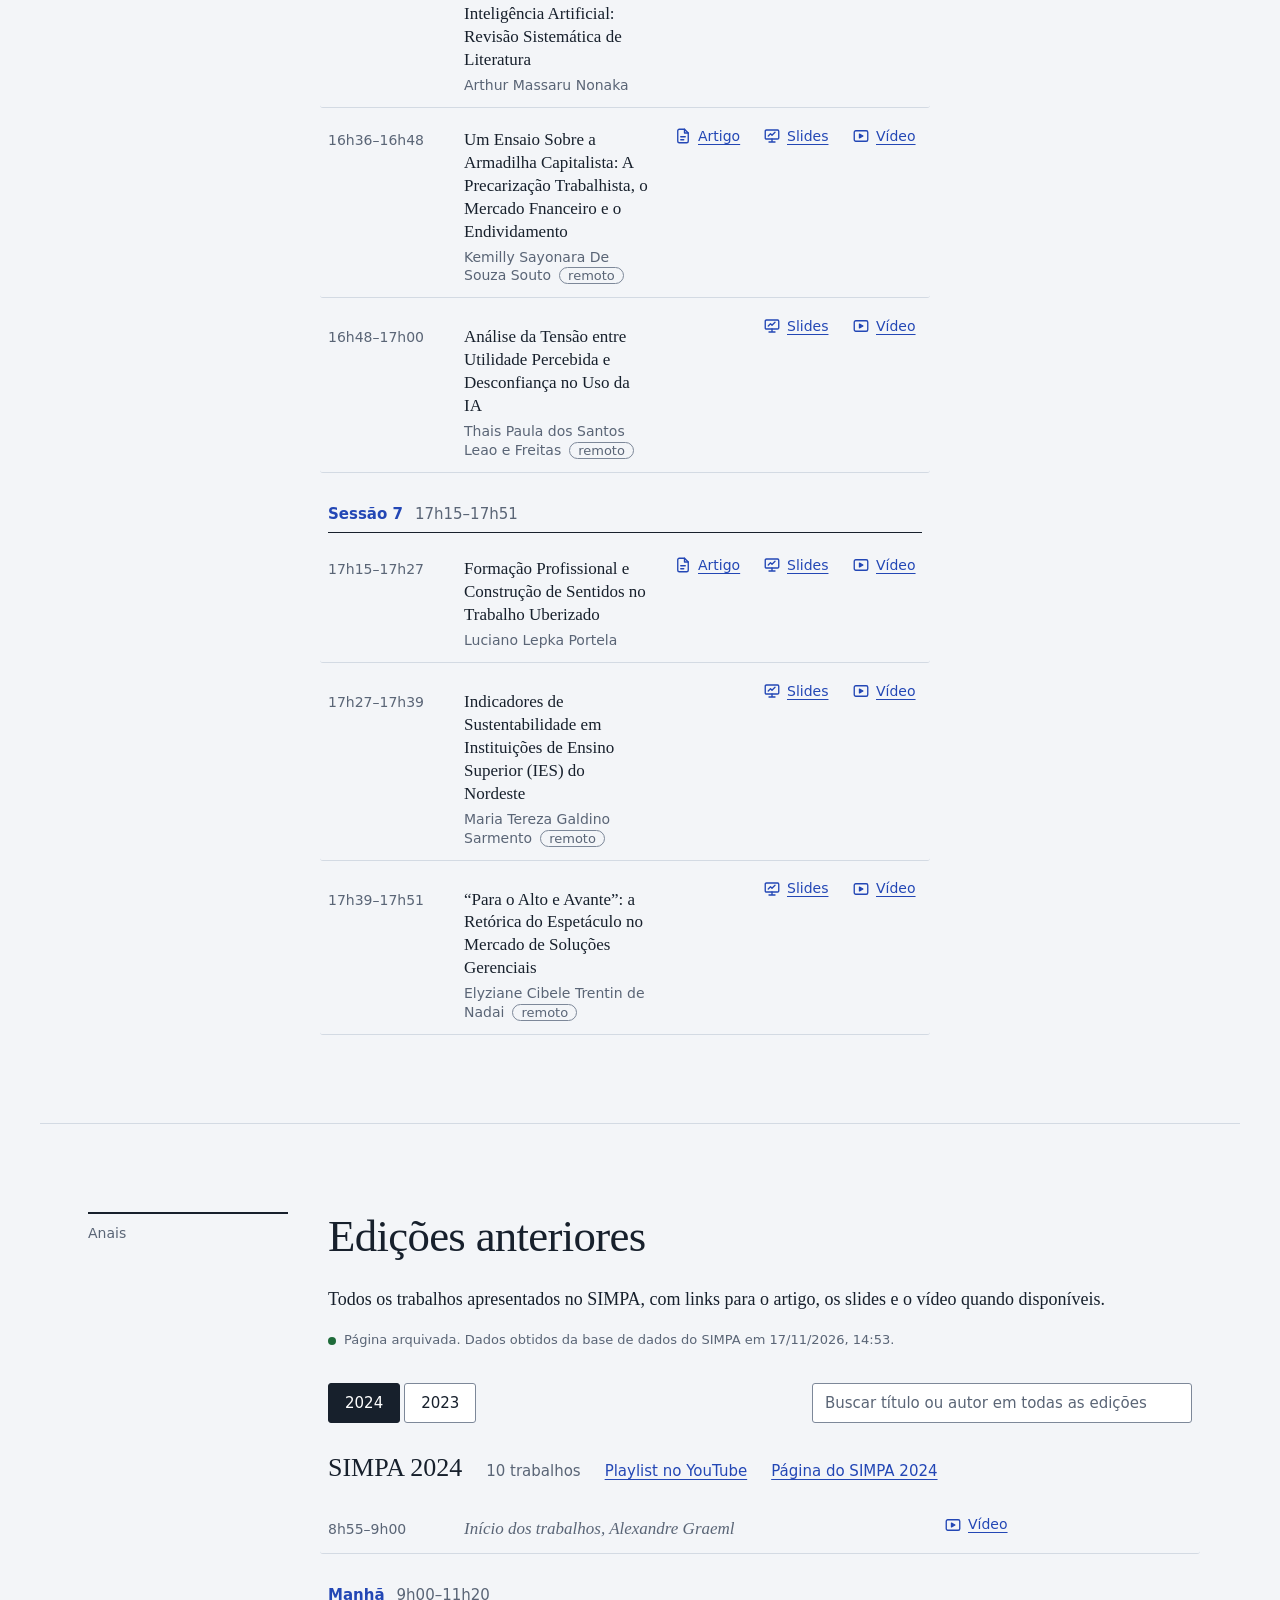
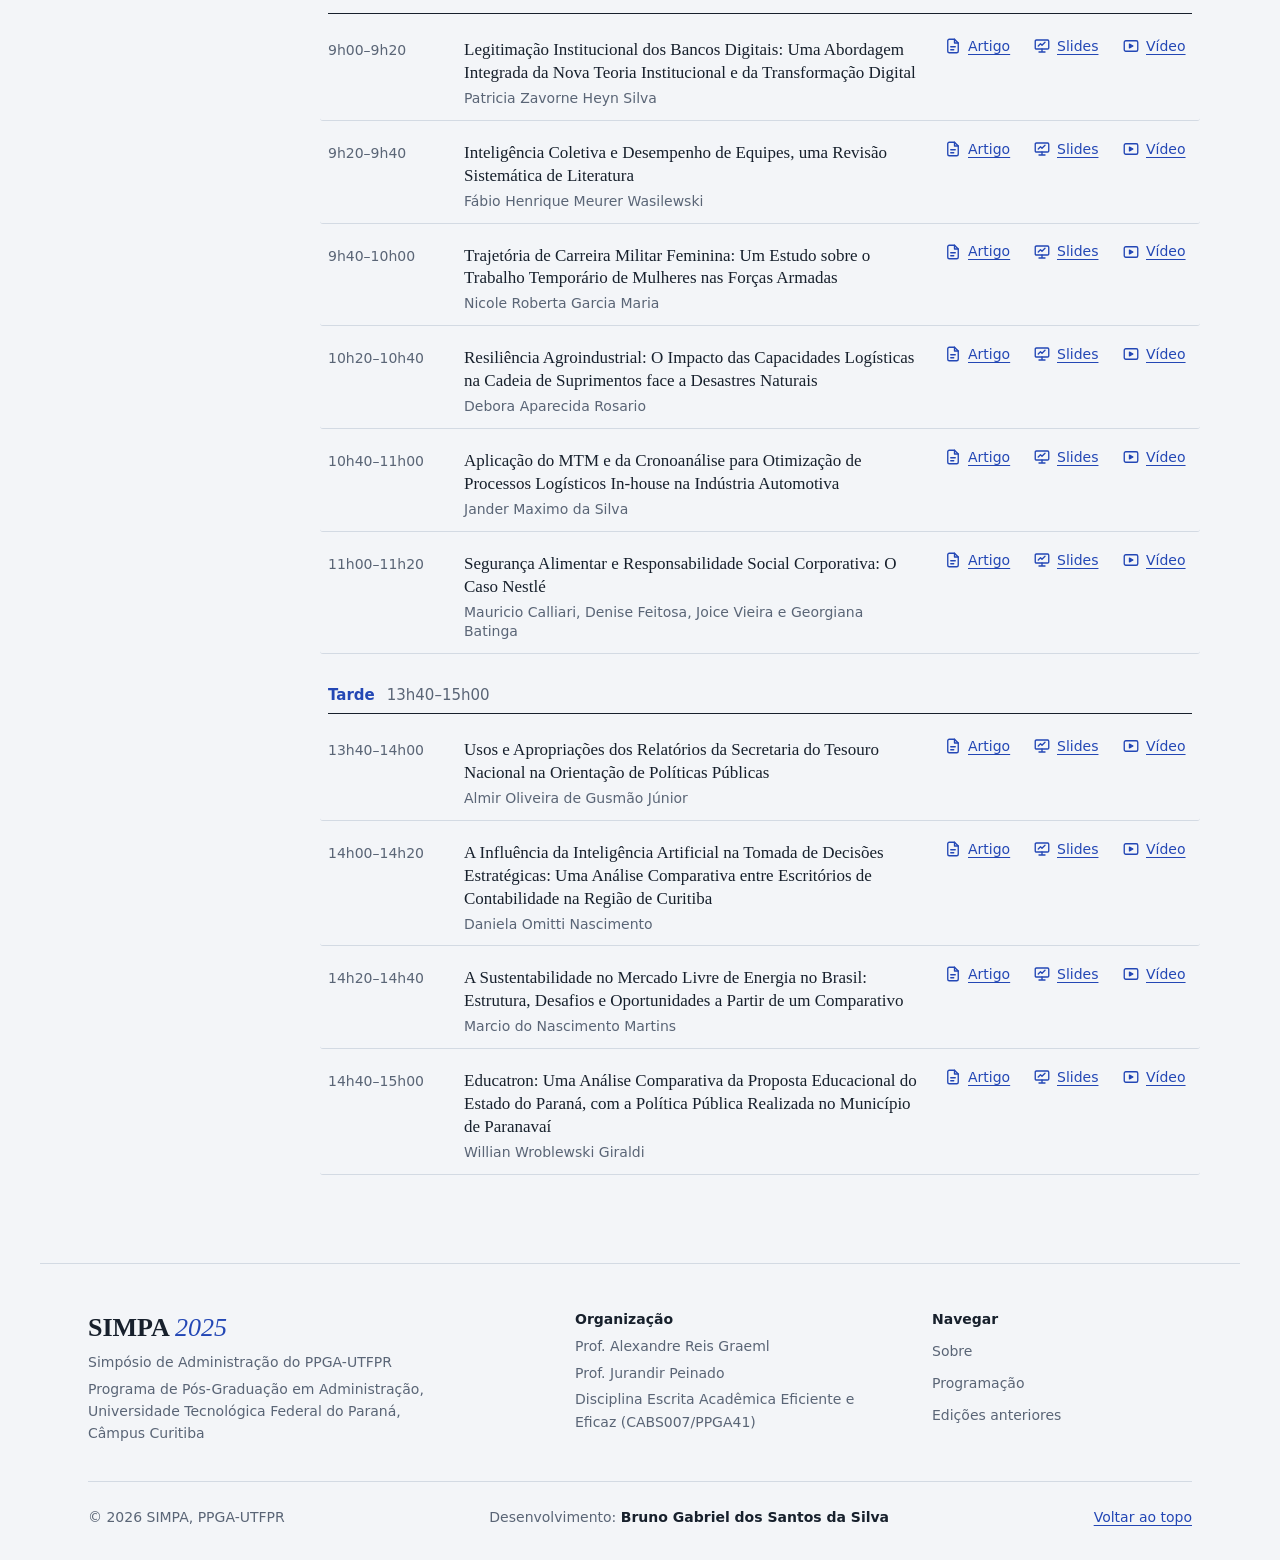
<file: 2025/index.html>
<!doctype html>
<html lang="pt-BR">
<head>
  <meta charset="utf-8">
  <meta name="viewport" content="width=device-width, initial-scale=1">
  <!-- Segurança: o GitHub Pages não permite cabeçalhos HTTP próprios, então a política vai aqui.
       Só permite scripts do próprio site e do VLibras, dados só da planilha do Google. -->
  <meta http-equiv="Content-Security-Policy" content="default-src 'self'; script-src 'self' https://vlibras.gov.br https://*.vlibras.gov.br https://cdn.jsdelivr.net/gh/spbgovbr-vlibras/ 'wasm-unsafe-eval' 'unsafe-eval' blob:; style-src 'self' 'unsafe-inline' https://fonts.googleapis.com https://vlibras.gov.br https://*.vlibras.gov.br https://cdn.jsdelivr.net/gh/spbgovbr-vlibras/; font-src 'self' data: https://fonts.gstatic.com https://vlibras.gov.br https://*.vlibras.gov.br https://cdn.jsdelivr.net/gh/spbgovbr-vlibras/; img-src 'self' data: blob: https:; media-src 'self' data: blob: https://vlibras.gov.br https://*.vlibras.gov.br https://cdn.jsdelivr.net/gh/spbgovbr-vlibras/; connect-src 'self' data: blob: https://docs.google.com https://*.googleusercontent.com https://vlibras.gov.br https://*.vlibras.gov.br https://cdn.jsdelivr.net/gh/spbgovbr-vlibras/; frame-src https://www.google.com https://maps.google.com https://vlibras.gov.br https://*.vlibras.gov.br; worker-src 'self' blob:; object-src 'none'; base-uri 'self'; form-action 'none'; upgrade-insecure-requests">
  <meta name="referrer" content="strict-origin-when-cross-origin">
  <title>SIMPA 2025 · Simpósio de Administração do PPGA-UTFPR</title>
  <meta name="description" content="SIMPA 2025: seminário final da disciplina Escrita Acadêmica Eficiente e Eficaz do PPGA-UTFPR. 12 de dezembro de 2026, UTFPR Curitiba. Programação, como chegar e anais das edições anteriores.">
  <meta name="theme-color" content="#17202C">
  <link rel="icon" href="../favicon.svg" type="image/svg+xml">

  <!-- Prévia ao compartilhar o link (WhatsApp, Instagram, LinkedIn, e-mail).
       IMPORTANTE: quando o site for publicado, troque SITE_URL abaixo pelo endereço
       completo (ex.: https://simpa-ppga.github.io/). O WhatsApp exige URL absoluta na imagem. -->
  <meta property="og:type" content="website">
  <meta property="og:locale" content="pt_BR">
  <meta property="og:site_name" content="SIMPA">
  <meta property="og:title" content="SIMPA 2025, Simpósio de Administração do PPGA-UTFPR">
  <meta property="og:description" content="Sábado, 12 de dezembro de 2026, UTFPR Câmpus Curitiba, presencial e on-line. Programação, como chegar e os trabalhos das edições anteriores.">
  <meta property="og:url" content="SITE_URL">
  <meta property="og:image" content="SITE_URLog-image.png">
  <meta property="og:image:width" content="1200">
  <meta property="og:image:height" content="630">
  <meta property="og:image:alt" content="SIMPA 2025, Sábado, 12 de dezembro de 2026, UTFPR Câmpus Curitiba">
  <meta name="twitter:card" content="summary_large_image">
  <meta name="twitter:title" content="SIMPA 2025, Simpósio de Administração do PPGA-UTFPR">
  <meta name="twitter:description" content="12 de dezembro de 2026, UTFPR Curitiba. Programação, como chegar e anais.">
  <meta name="twitter:image" content="SITE_URLog-image.png">

  <link rel="preconnect" href="https://fonts.googleapis.com">
  <link rel="preconnect" href="https://fonts.gstatic.com" crossorigin>
  <link href="https://fonts.googleapis.com/css2?family=Newsreader:ital,opsz,wght@0,6..72,400;0,6..72,500;0,6..72,600;1,6..72,400;1,6..72,500&family=Public+Sans:wght@400;500;600&display=swap" rel="stylesheet">
  <link rel="stylesheet" href="../css/styles.css?v=2026.11.17n">
  <link rel="stylesheet" href="../css/a11y.css?v=2026.11.17n">
  <!-- Aplica tema, contraste e tamanho do texto antes de desenhar a página -->
  <script src="../js/preferencias.js?v=2026.11.17n"></script>
</head>
<body>
  <a class="skip" href="#conteudo">Pular para o conteúdo</a>

  <!-- Barra de acessibilidade -->
  <div class="a11y-bar" role="region" aria-label="Acessibilidade">
    <ul>
      <li><a href="#conteudo" accesskey="1">Ir para o conteúdo <kbd>1</kbd></a></li>
      <li><a href="#topo-menu" accesskey="2">Ir para o menu <kbd>2</kbd></a></li>
      <li><a href="#local" accesskey="3">Como chegar <kbd>3</kbd></a></li>
    </ul>
    <div class="a11y-tools">
      <div class="a11y-group" role="group" aria-label="Tamanho do texto">
        <button type="button" data-zoom="-1" aria-label="Diminuir texto">A−</button>
        <button type="button" data-zoom="0" aria-label="Tamanho padrão do texto">A</button>
        <button type="button" data-zoom="1" aria-label="Aumentar texto">A+</button>
      </div>
      <button type="button" id="btn-contraste" aria-pressed="false">Alto contraste</button>
      <button type="button" id="btn-tema" aria-pressed="false">Modo escuro</button>
      <button type="button" id="btn-ouvir" aria-pressed="false">Ouvir a página</button>
    </div>
  </div>
  <p class="sr-only" id="a11y-status" aria-live="polite"></p>

  <header class="topbar" id="topo-menu">
    <a class="brand" href="#inicio">SIMPA <span data-cfg="ano">2026</span></a>
    <nav aria-label="Seções">
      <a href="#sobre">Sobre</a>
      <a href="#programacao">Programação</a>
      <a href="#local">Como chegar</a>
      <a href="#anais">Edições anteriores</a>
    </nav>
  </header>

  <main id="conteudo">
    <!-- Hero: o título como prova de revisão -->
    <section class="hero" id="inicio" aria-labelledby="hero-title">
      <div class="hero-text">
        <p class="kicker" data-cfg="nomeEvento">Simpósio de Administração do PPGA-UTFPR</p>
        <h1 id="hero-title" class="proof">
          <span class="word">SIMPA</span>
          <span class="insert">
            <svg class="caret" viewBox="0 0 60 70" aria-hidden="true"><path d="M4 66 L30 8 L56 66" /></svg>
            <span class="ins-text" data-cfg="ano">2026</span>
          </span>
        </h1>
        <p class="lede" data-cfg="resumo">O seminário final da disciplina <em>Escrita Acadêmica Eficiente e Eficaz</em>, em que cada participante apresenta o artigo que escreveu ao longo do semestre.</p>
        <div class="hero-actions">
          <a class="btn primary" href="#programacao" data-cfg="botao1">Ver a programação</a>
          <a class="btn" href="#anais" data-cfg="botao2">Ver trabalhos de 2023 a 2025</a>
        </div>
      </div>
      <aside class="hero-margin" aria-label="Dados do evento">
        <dl class="facts">
          <div><dt>Data</dt><dd><mark id="ev-data">Sábado, 12 de dezembro de 2026</mark></dd></div>
          <div><dt>Horário</dt><dd id="ev-periodo">Manhã e tarde</dd></div>
          <div><dt>Local</dt><dd id="ev-local">UTFPR Câmpus Curitiba</dd></div>
          <div><dt>Formato</dt><dd id="ev-formato">Presencial, com participação remota</dd></div>
        </dl>
        <div class="countdown" id="countdown" role="timer" aria-live="off" hidden>
          <p class="cd-label" id="cd-label">Começa em</p>
          <div class="cd-grid" aria-hidden="true">
            <div><span class="cd-num" id="cd-d">00</span><span class="cd-unit">dias</span></div>
            <div><span class="cd-num" id="cd-h">00</span><span class="cd-unit">horas</span></div>
            <div><span class="cd-num" id="cd-m">00</span><span class="cd-unit">min</span></div>
            <div><span class="cd-num" id="cd-s">00</span><span class="cd-unit">seg</span></div>
          </div>
          <p class="sr-only" id="cd-sr"></p>
        </div>
        <p class="hero-cal"><a href="#local">Adicionar à agenda e ver como chegar</a></p>
      </aside>
    </section>

    <!-- Sobre -->
    <section class="block" id="sobre" aria-labelledby="sobre-title">
      <div class="margin-note"><p data-cfg="destaqueSobre">CABS007 / PPGA41</p></div>
      <div class="body">
        <h2 id="sobre-title" data-cfg="tituloSobre">Um simpósio que fecha uma disciplina</h2>
        <div id="sobre-texto">
        <p>O SIMPA reúne os artigos produzidos na disciplina <strong>Escrita Acadêmica Eficiente e Eficaz</strong>, ministrada pelos professores <strong>Alexandre Reis Graeml</strong> e <strong>Jurandir Peinado</strong>. Os seminários do semestre acontecem a distância, às quintas-feiras à noite. O encerramento é presencial: um dia inteiro de apresentações na UTFPR, aberto a quem quiser assistir.</p>
        <p>A disciplina parte de uma premissa simples: um artigo bem estruturado deixa o leitor livre para avaliar o conteúdo, e não a forma. Cada apresentação no SIMPA é o teste prático disso.</p>
        </div>

        <div id="sobre-topicos">
        <h3>O que se discute no semestre</h3>
        <ul class="topics">
          <li>Justificativa e motivação</li>
          <li>Objetivo e pergunta de pesquisa</li>
          <li>Estado da arte e revisões de literatura</li>
          <li>Construção de referencial teórico</li>
          <li>Aspectos éticos da pesquisa</li>
          <li>Ensaios teóricos e estudos teórico-empíricos</li>
          <li>Procedimentos metodológicos e ferramental de análise</li>
          <li>Limitações de pesquisa</li>
          <li>Escolha de periódicos e eventos para publicar</li>
          <li>Motivos para rejeição de artigos</li>
          <li>Resposta a revisores e editores</li>
          <li>Estratégias de pesquisa e publicação</li>
        </ul>
        </div>
        <p class="stat" id="stat-historico"></p>
      </div>
    </section>

    <!-- Programação 2026 -->
    <section class="block" id="programacao" aria-labelledby="prog-title">
      <div class="margin-note"><p data-cfg="destaqueProgramacao">12 de dezembro</p></div>
      <div class="body">
        <h2 id="prog-title">Programação 2026</h2>
        <div id="prog-2026"></div>
      </div>
    </section>

    <!-- Como chegar -->
    <section class="block" id="local" aria-labelledby="local-title">
      <div class="margin-note"><p data-cfg="destaqueLocal">Local e agenda</p></div>
      <div class="body wide">
        <h2 id="local-title" data-cfg="tituloLocal">Como chegar</h2>
        <div class="place">
          <div class="place-info">
            <dl class="facts place-facts">
              <div><dt>Endereço</dt><dd id="lc-endereco"></dd></div>
              <div><dt>Sala</dt><dd id="lc-sala">A confirmar. A sala é divulgada aqui antes do evento.</dd></div>
              <div><dt>Quando</dt><dd id="lc-quando"></dd></div>
              <div><dt>Assistir a distância</dt><dd id="lc-remoto">O link da transmissão é publicado aqui no dia do evento.</dd></div>
            </dl>
            <p class="place-tip">Fica no centro de Curitiba, perto da Rodoferroviária e de várias linhas de ônibus.</p>
            <div class="hero-actions">
              <a class="btn primary" id="btn-gcal" href="#" target="_blank" rel="noopener">Adicionar ao Google Agenda</a>
              <button class="btn" type="button" id="btn-ics">Baixar convite (.ics)</button>
              <a class="btn" id="btn-maps" href="#" target="_blank" rel="noopener">Abrir no Google Maps</a>
            </div>
            <p class="hint-small">O convite (.ics) funciona no Outlook, no Apple Calendário e em outros aplicativos de agenda.</p>
          </div>
          <div class="map">
            <iframe id="mapa" title="Mapa da UTFPR Câmpus Curitiba" loading="lazy" referrerpolicy="no-referrer-when-downgrade"></iframe>
          </div>
        </div>
      </div>
    </section>

    <!-- Anais / histórico -->
    <section class="block" id="anais" aria-labelledby="anais-title">
      <div class="margin-note"><p data-cfg="destaqueAnais">Anais</p></div>
      <div class="body wide">
        <h2 id="anais-title" data-cfg="tituloAnais">Edições anteriores</h2>
        <p data-cfg="textoAnais">Todos os trabalhos apresentados no SIMPA, com links para o artigo, os slides e o vídeo quando disponíveis.</p>
        <p class="fonte-dados" id="fonte-dados" aria-live="polite"></p>

        <div class="anais-tools">
          <div class="tabs" role="tablist" aria-label="Escolha a edição" id="tabs"></div>
          <div class="search" role="search">
            <label class="sr-only" for="busca">Buscar por título ou autor em todas as edições</label>
            <input type="search" id="busca" placeholder="Buscar título ou autor em todas as edições" autocomplete="off">
            <button type="button" class="search-clear" id="busca-limpar" hidden>Limpar</button>
          </div>
        </div>
        <p class="sr-only" id="busca-status" aria-live="polite"></p>

        <div id="anais-conteudo"></div>
      </div>
    </section>
  </main>

  <footer class="footer">
    <div class="footer-main">
      <div class="footer-id">
        <p class="footer-brand">SIMPA <span data-cfg="ano">2026</span></p>
        <p data-cfg="nomeEvento">Simpósio de Administração do PPGA-UTFPR</p>
        <p>Programa de Pós-Graduação em Administração, Universidade Tecnológica Federal do Paraná, Câmpus Curitiba</p>
      </div>
      <div>
        <h2 class="footer-h">Organização</h2>
        <div id="footer-org">
          <p>Prof. Alexandre Reis Graeml</p>
          <p>Prof. Jurandir Peinado</p>
          <p>Disciplina Escrita Acadêmica Eficiente e Eficaz (CABS007/PPGA41)</p>
        </div>
      </div>
      <nav aria-label="Rodapé">
        <h2 class="footer-h">Navegar</h2>
        <ul>
          <li><a href="#sobre">Sobre</a></li>
          <li><a href="#programacao">Programação</a></li>
          <li><a href="#local">Como chegar</a></li>
          <li><a href="#anais">Edições anteriores</a></li>
        </ul>
      </nav>
    </div>
    <div class="footer-bottom">
      <p>© 2026 SIMPA, PPGA-UTFPR</p>
      <p>Desenvolvimento: <strong>Bruno Gabriel dos Santos da Silva</strong></p>
      <p><a href="#inicio">Voltar ao topo</a></p>
    </div>
  </footer>

  <a class="to-top" id="to-top" href="#inicio" hidden>Voltar ao topo</a>

  <!-- VLibras: tradução para Libras (gov.br) -->
  <div vw class="enabled">
    <div vw-access-button class="active"></div>
    <div vw-plugin-wrapper><div class="vw-plugin-top-wrapper"></div></div>
  </div>
  <script src="https://vlibras.gov.br/app/vlibras-plugin.js"></script>
  <script src="../js/vlibras.js?v=2026.11.17n"></script>

  <!-- Conteúdo: lido da planilha do Google a cada visita (js/planilha.js).
       historico.js e simpa-2026.js são só a cópia de segurança e os dados padrão do evento. -->
  <script src="ano.js"></script>
  <script src="dados.js"></script>
  <script src="../data/config.js?v=2026.11.17n"></script>
  <script src="../data/paginas.js?v=2026.11.17n"></script>
  <script src="../data/historico.js?v=2026.11.17n"></script>
  <script src="../data/simpa-2026.js?v=2026.11.17n"></script>
  <script src="../js/planilha.js?v=2026.11.17n"></script>
  <script src="../js/a11y.js?v=2026.11.17n"></script>
  <script src="../js/app.js?v=2026.11.17n"></script>
</body>
</html>
</file>
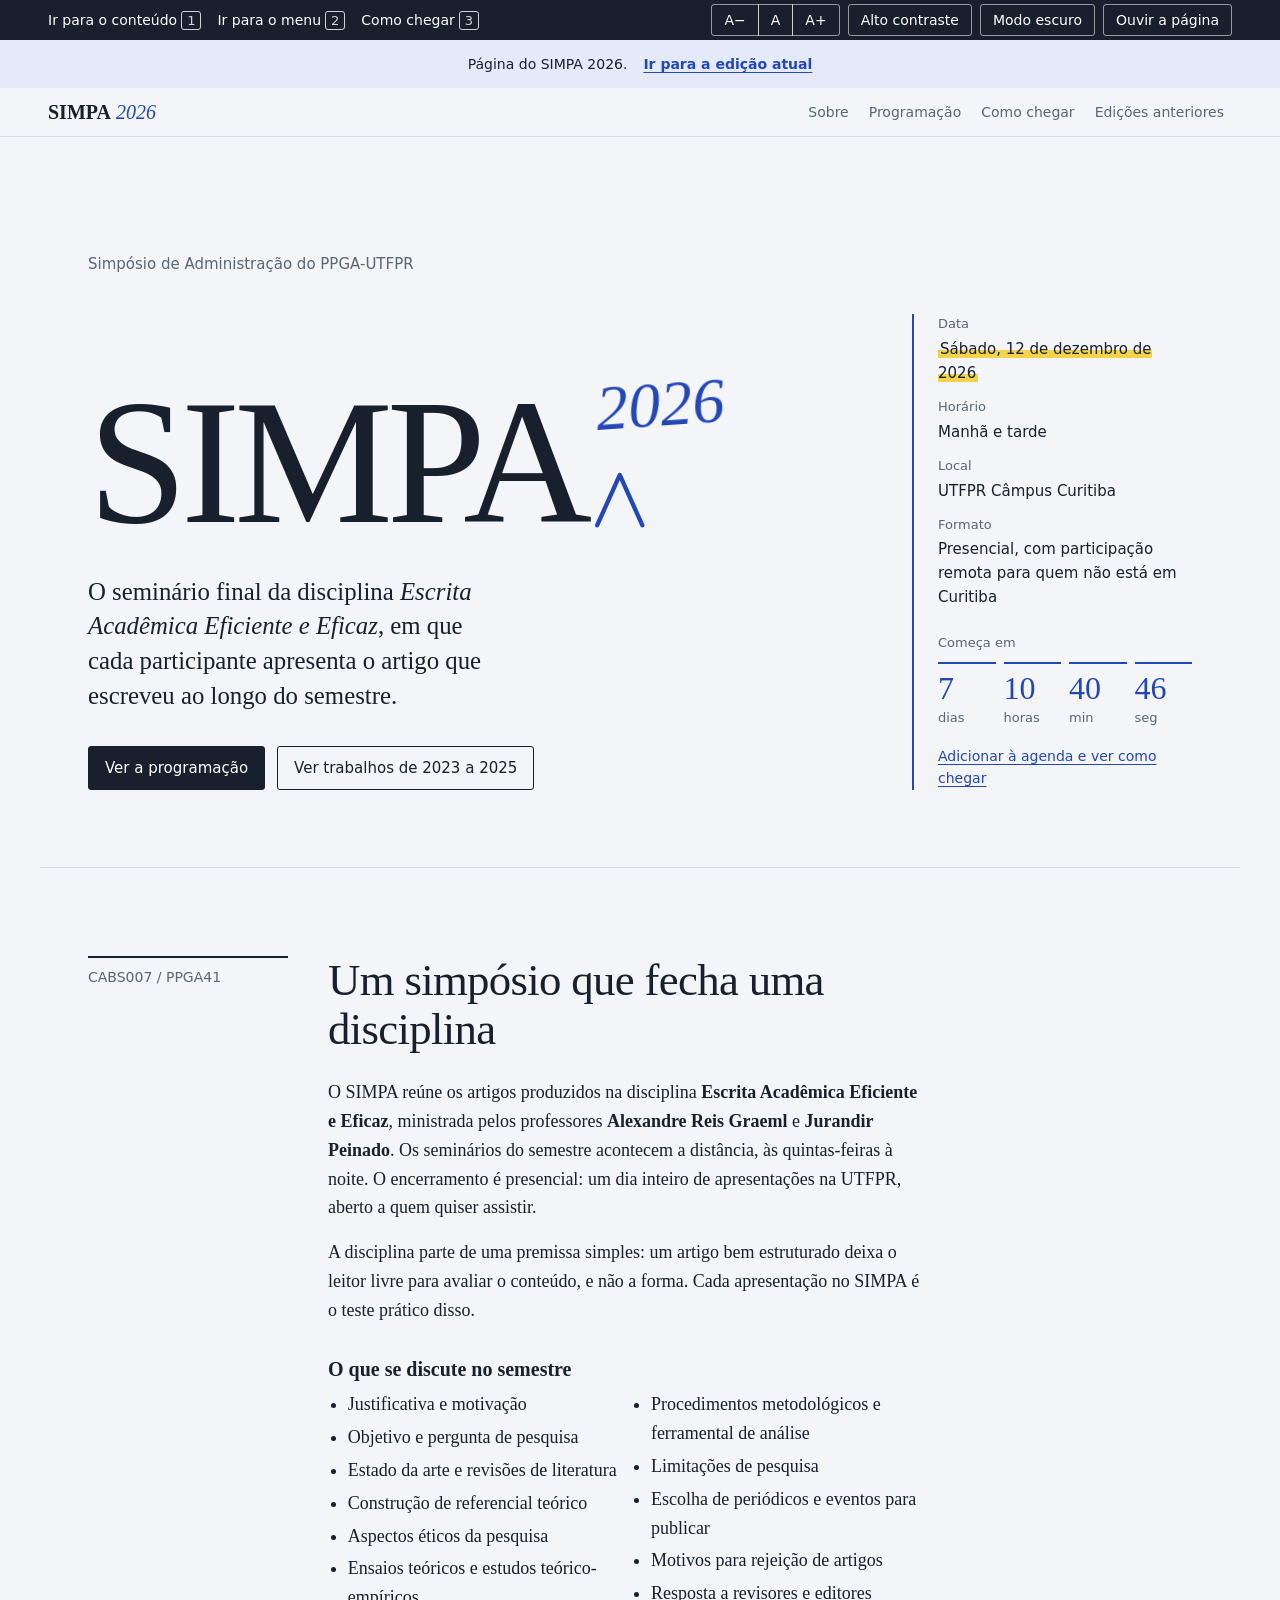
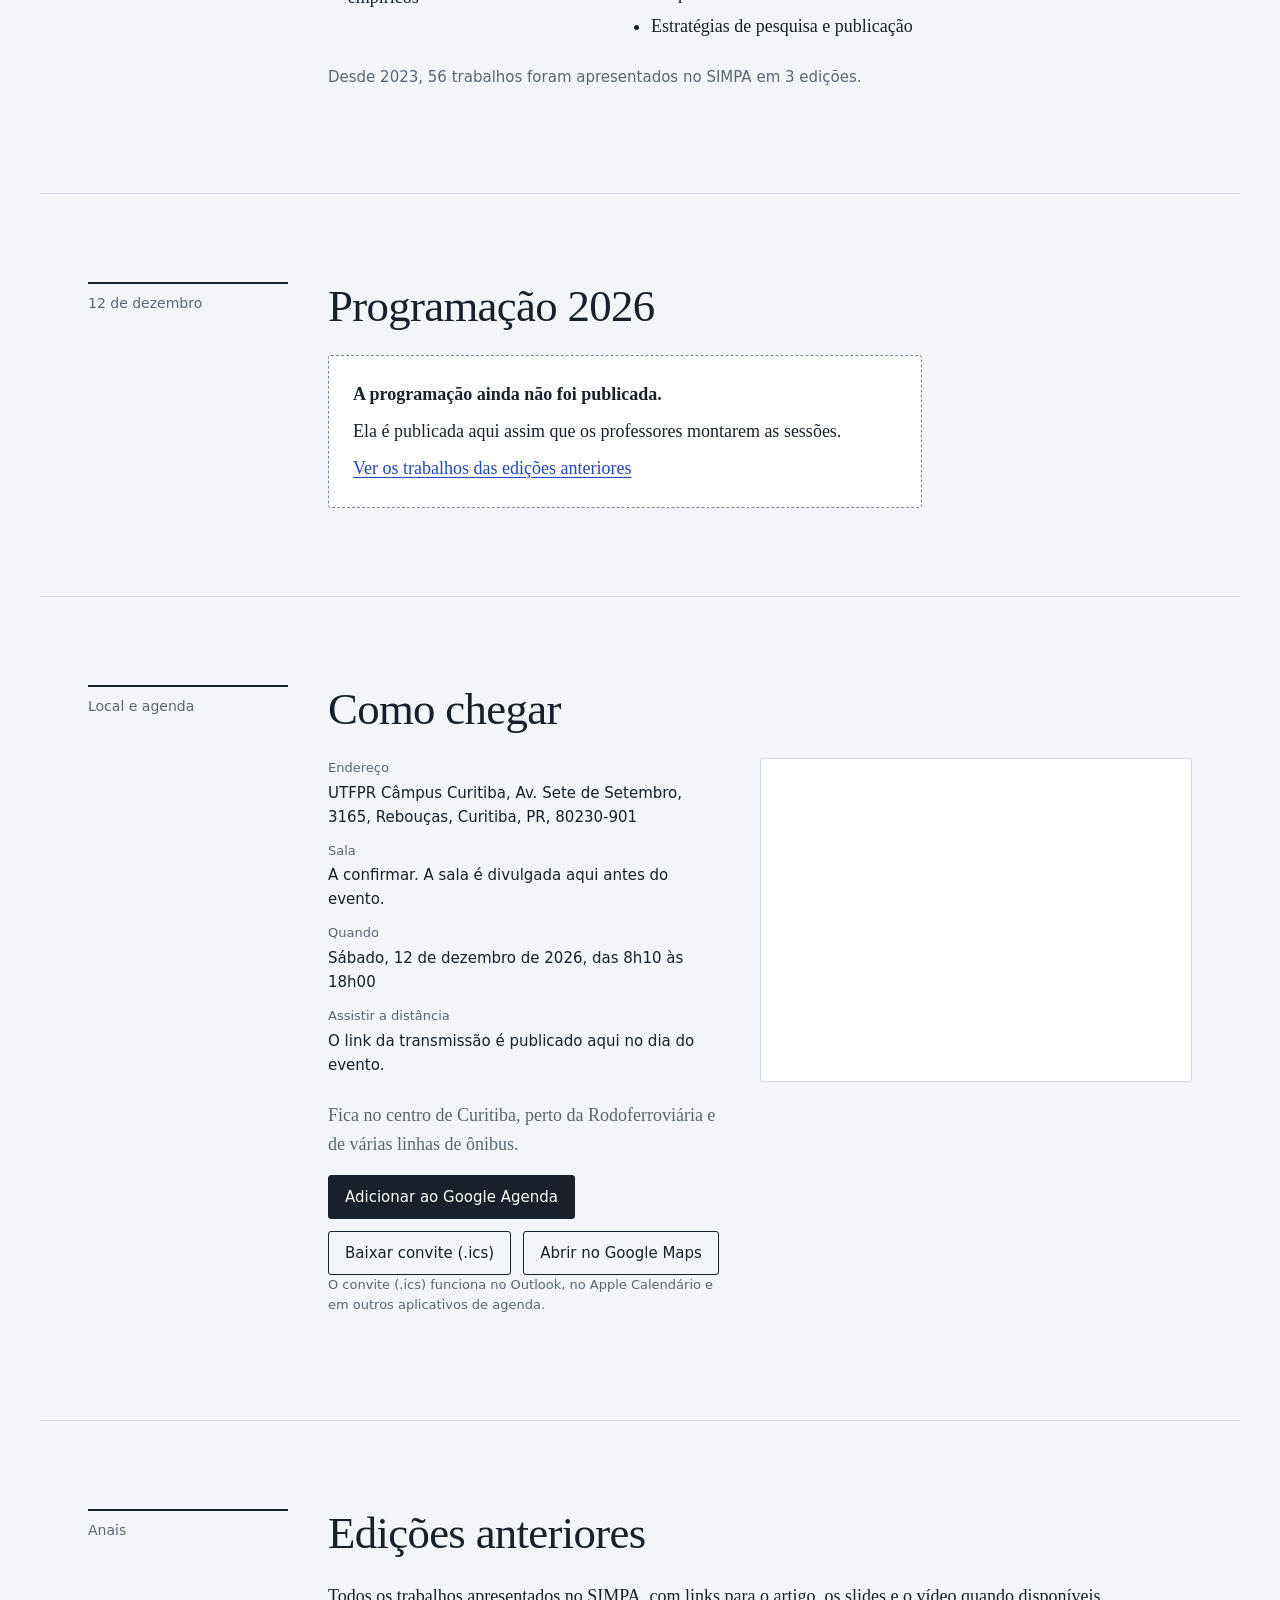
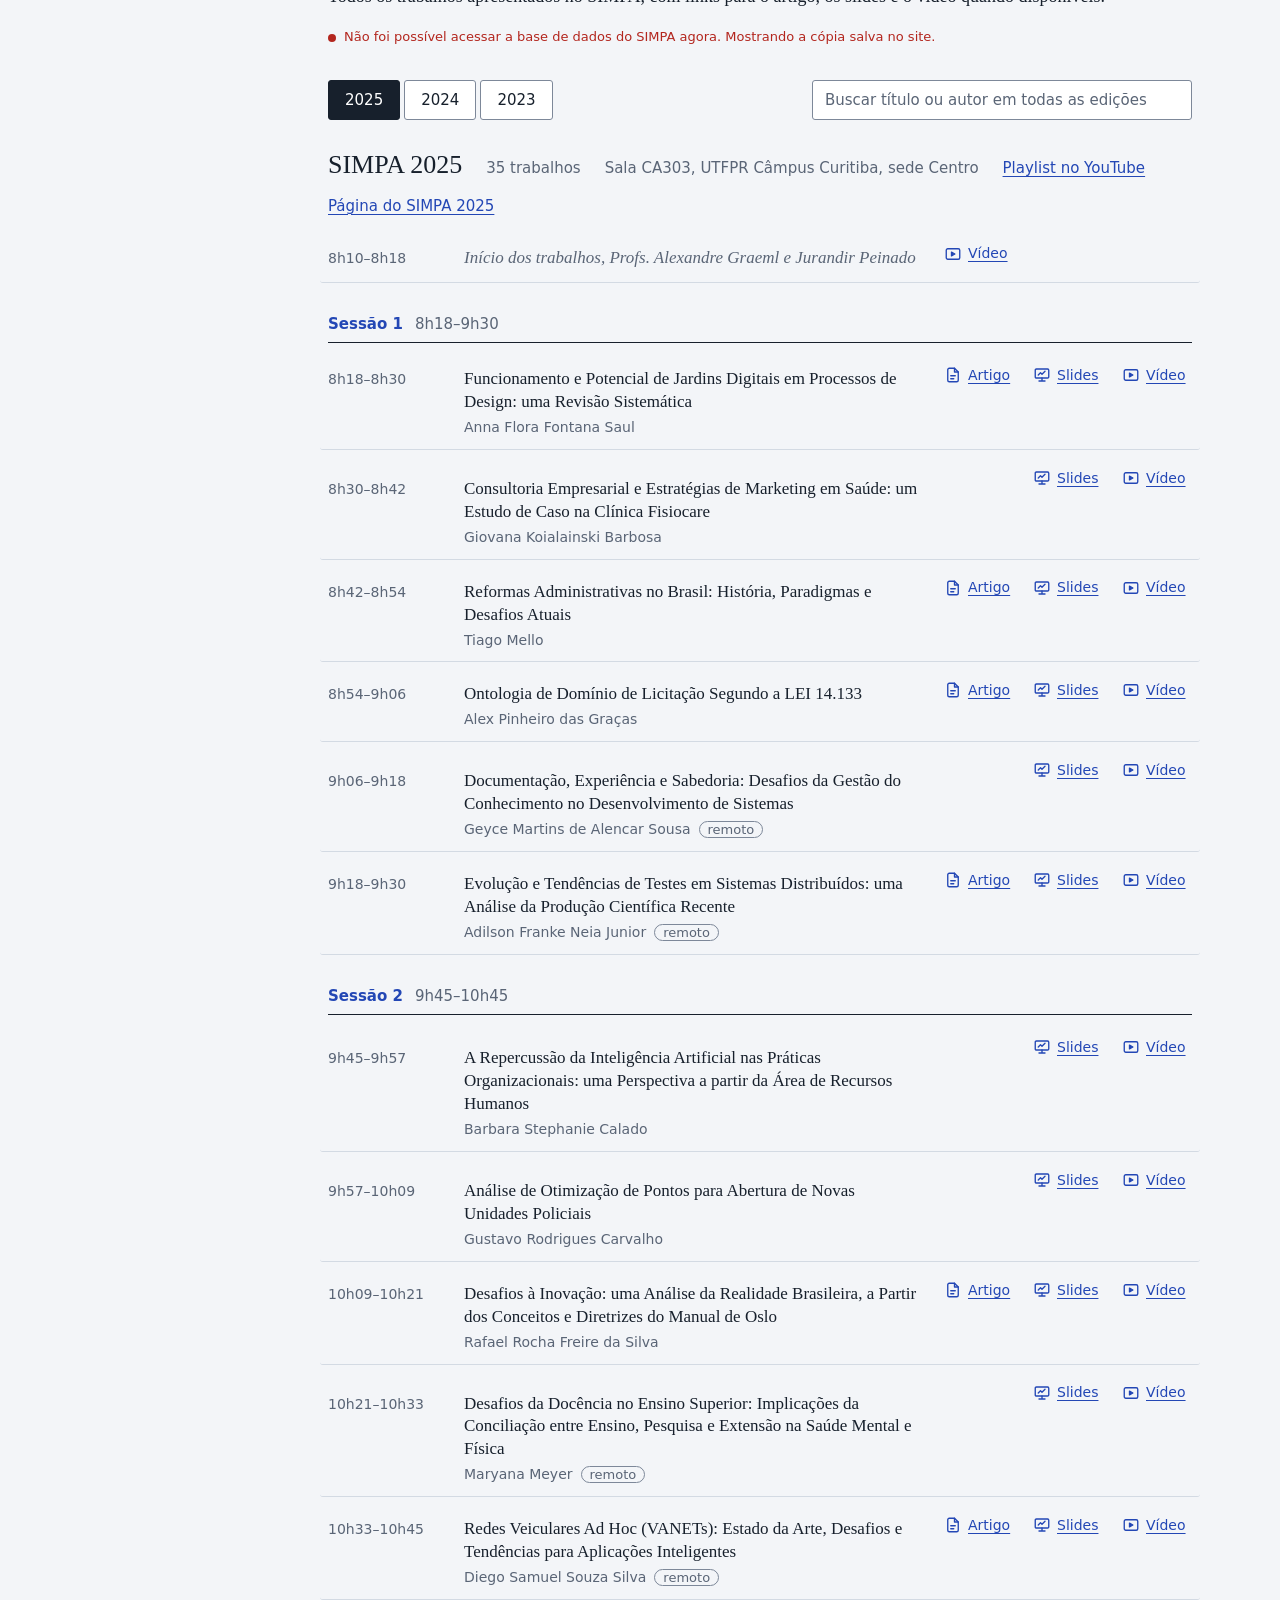
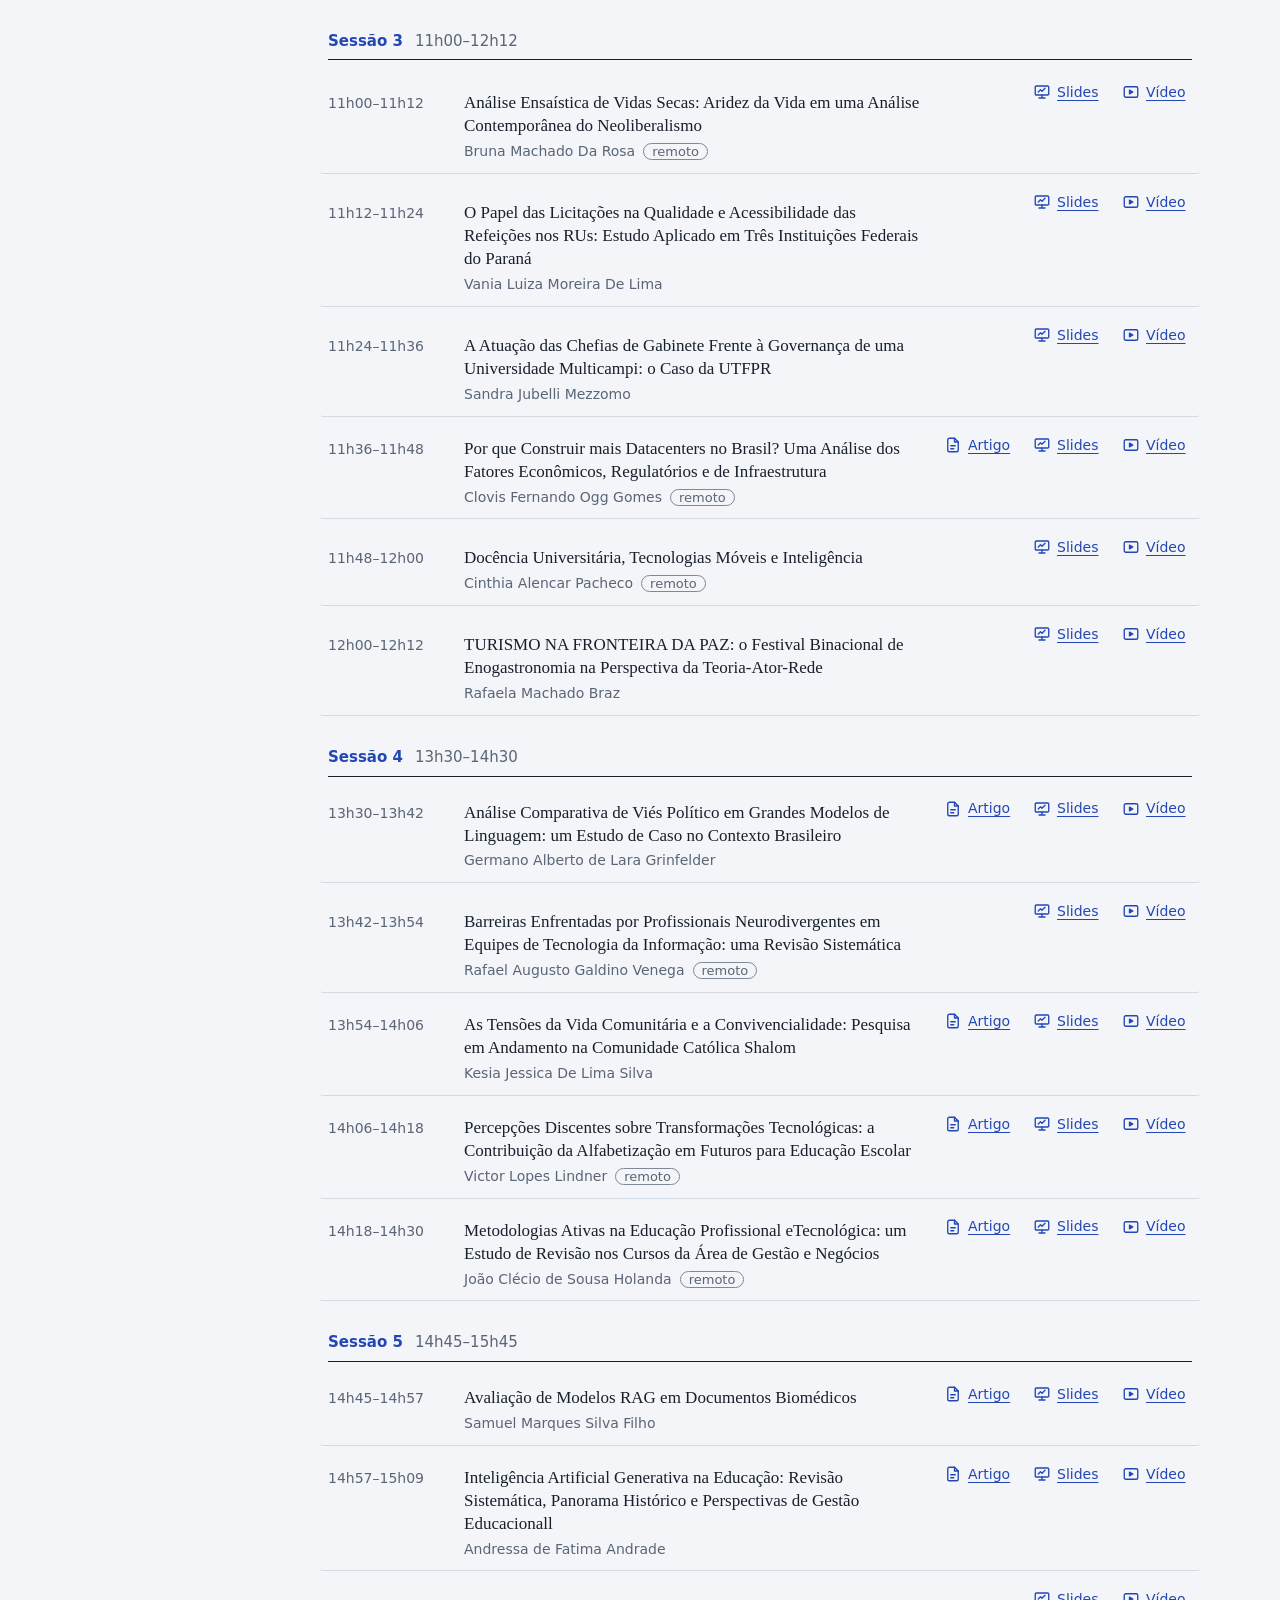
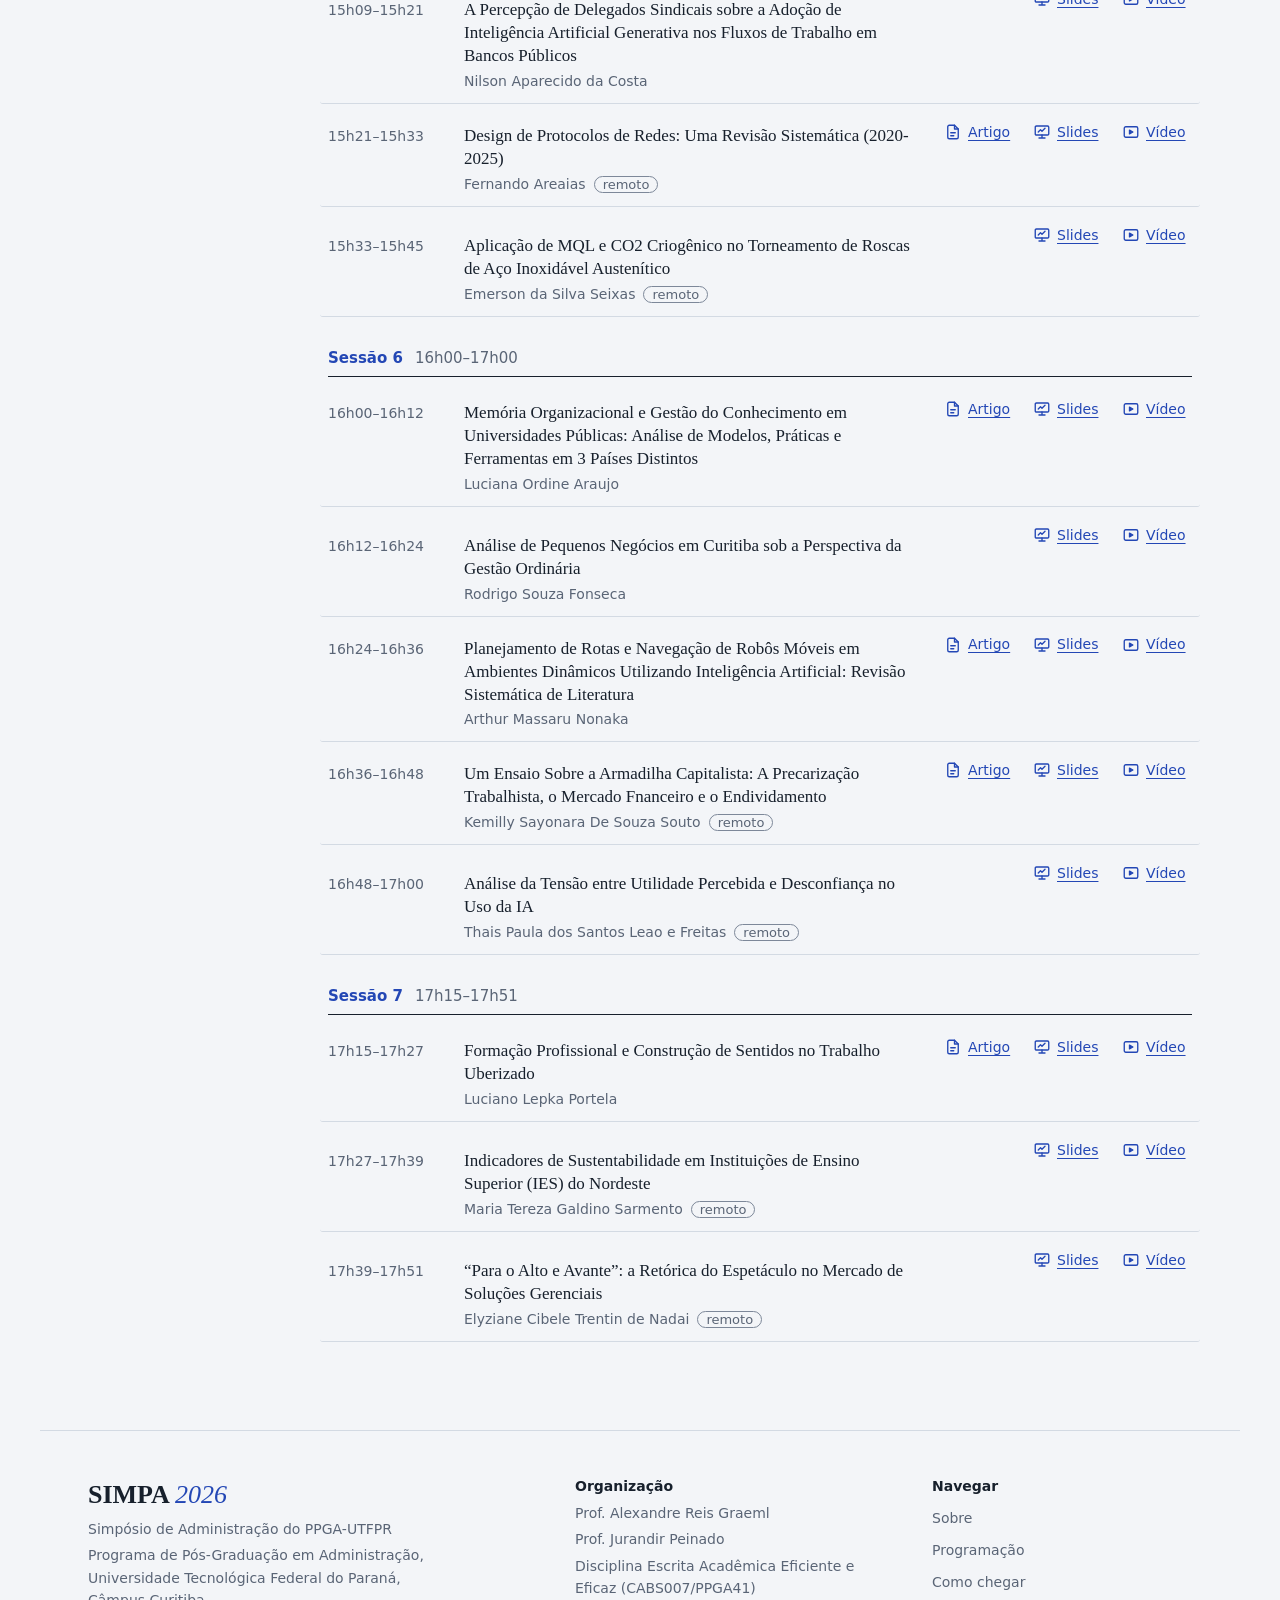
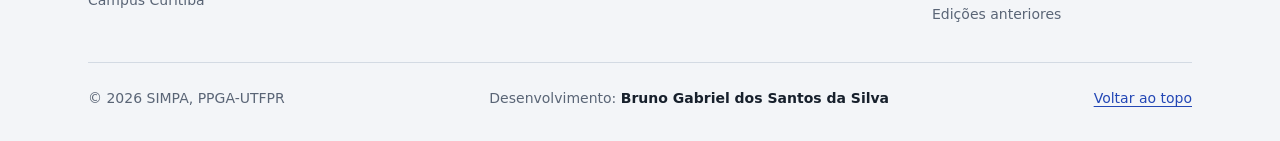
<file: 2026/index.html>
<!doctype html>
<html lang="pt-BR">
<head>
  <meta charset="utf-8">
  <meta name="viewport" content="width=device-width, initial-scale=1">
  <!-- Segurança: o GitHub Pages não permite cabeçalhos HTTP próprios, então a política vai aqui.
       Só permite scripts do próprio site e do VLibras, dados só da planilha do Google. -->
  <meta http-equiv="Content-Security-Policy" content="default-src 'self'; script-src 'self' https://vlibras.gov.br https://*.vlibras.gov.br https://cdn.jsdelivr.net/gh/spbgovbr-vlibras/ 'wasm-unsafe-eval' 'unsafe-eval' blob:; style-src 'self' 'unsafe-inline' https://fonts.googleapis.com https://vlibras.gov.br https://*.vlibras.gov.br https://cdn.jsdelivr.net/gh/spbgovbr-vlibras/; font-src 'self' data: https://fonts.gstatic.com https://vlibras.gov.br https://*.vlibras.gov.br https://cdn.jsdelivr.net/gh/spbgovbr-vlibras/; img-src 'self' data: blob: https:; media-src 'self' data: blob: https://vlibras.gov.br https://*.vlibras.gov.br https://cdn.jsdelivr.net/gh/spbgovbr-vlibras/; connect-src 'self' data: blob: https://docs.google.com https://*.googleusercontent.com https://vlibras.gov.br https://*.vlibras.gov.br https://cdn.jsdelivr.net/gh/spbgovbr-vlibras/; frame-src https://www.google.com https://maps.google.com https://vlibras.gov.br https://*.vlibras.gov.br; worker-src 'self' blob:; object-src 'none'; base-uri 'self'; form-action 'none'; upgrade-insecure-requests">
  <meta name="referrer" content="strict-origin-when-cross-origin">
  <title>SIMPA 2026 · Simpósio de Administração do PPGA-UTFPR</title>
  <meta name="description" content="SIMPA 2026: seminário final da disciplina Escrita Acadêmica Eficiente e Eficaz do PPGA-UTFPR. 12 de dezembro de 2026, UTFPR Curitiba. Programação, como chegar e anais das edições anteriores.">
  <meta name="theme-color" content="#17202C">
  <link rel="icon" href="../favicon.svg" type="image/svg+xml">

  <!-- Prévia ao compartilhar o link (WhatsApp, Instagram, LinkedIn, e-mail).
       IMPORTANTE: quando o site for publicado, troque SITE_URL abaixo pelo endereço
       completo (ex.: https://simpa-ppga.github.io/). O WhatsApp exige URL absoluta na imagem. -->
  <meta property="og:type" content="website">
  <meta property="og:locale" content="pt_BR">
  <meta property="og:site_name" content="SIMPA">
  <meta property="og:title" content="SIMPA 2026, Simpósio de Administração do PPGA-UTFPR">
  <meta property="og:description" content="Sábado, 12 de dezembro de 2026, UTFPR Câmpus Curitiba, presencial e on-line. Programação, como chegar e os trabalhos das edições anteriores.">
  <meta property="og:url" content="SITE_URL">
  <meta property="og:image" content="SITE_URLog-image.png">
  <meta property="og:image:width" content="1200">
  <meta property="og:image:height" content="630">
  <meta property="og:image:alt" content="SIMPA 2026, Sábado, 12 de dezembro de 2026, UTFPR Câmpus Curitiba">
  <meta name="twitter:card" content="summary_large_image">
  <meta name="twitter:title" content="SIMPA 2026, Simpósio de Administração do PPGA-UTFPR">
  <meta name="twitter:description" content="12 de dezembro de 2026, UTFPR Curitiba. Programação, como chegar e anais.">
  <meta name="twitter:image" content="SITE_URLog-image.png">

  <link rel="preconnect" href="https://fonts.googleapis.com">
  <link rel="preconnect" href="https://fonts.gstatic.com" crossorigin>
  <link href="https://fonts.googleapis.com/css2?family=Newsreader:ital,opsz,wght@0,6..72,400;0,6..72,500;0,6..72,600;1,6..72,400;1,6..72,500&family=Public+Sans:wght@400;500;600&display=swap" rel="stylesheet">
  <link rel="stylesheet" href="../css/styles.css?v=2026.11.17n">
  <link rel="stylesheet" href="../css/a11y.css?v=2026.11.17n">
  <!-- Aplica tema, contraste e tamanho do texto antes de desenhar a página -->
  <script src="../js/preferencias.js?v=2026.11.17n"></script>
</head>
<body>
  <a class="skip" href="#conteudo">Pular para o conteúdo</a>

  <!-- Barra de acessibilidade -->
  <div class="a11y-bar" role="region" aria-label="Acessibilidade">
    <ul>
      <li><a href="#conteudo" accesskey="1">Ir para o conteúdo <kbd>1</kbd></a></li>
      <li><a href="#topo-menu" accesskey="2">Ir para o menu <kbd>2</kbd></a></li>
      <li><a href="#local" accesskey="3">Como chegar <kbd>3</kbd></a></li>
    </ul>
    <div class="a11y-tools">
      <div class="a11y-group" role="group" aria-label="Tamanho do texto">
        <button type="button" data-zoom="-1" aria-label="Diminuir texto">A−</button>
        <button type="button" data-zoom="0" aria-label="Tamanho padrão do texto">A</button>
        <button type="button" data-zoom="1" aria-label="Aumentar texto">A+</button>
      </div>
      <button type="button" id="btn-contraste" aria-pressed="false">Alto contraste</button>
      <button type="button" id="btn-tema" aria-pressed="false">Modo escuro</button>
      <button type="button" id="btn-ouvir" aria-pressed="false">Ouvir a página</button>
    </div>
  </div>
  <p class="sr-only" id="a11y-status" aria-live="polite"></p>

  <header class="topbar" id="topo-menu">
    <a class="brand" href="#inicio">SIMPA <span data-cfg="ano">2026</span></a>
    <nav aria-label="Seções">
      <a href="#sobre">Sobre</a>
      <a href="#programacao">Programação</a>
      <a href="#local">Como chegar</a>
      <a href="#anais">Edições anteriores</a>
    </nav>
  </header>

  <main id="conteudo">
    <!-- Hero: o título como prova de revisão -->
    <section class="hero" id="inicio" aria-labelledby="hero-title">
      <div class="hero-text">
        <p class="kicker" data-cfg="nomeEvento">Simpósio de Administração do PPGA-UTFPR</p>
        <h1 id="hero-title" class="proof">
          <span class="word">SIMPA</span>
          <span class="insert">
            <svg class="caret" viewBox="0 0 60 70" aria-hidden="true"><path d="M4 66 L30 8 L56 66" /></svg>
            <span class="ins-text" data-cfg="ano">2026</span>
          </span>
        </h1>
        <p class="lede" data-cfg="resumo">O seminário final da disciplina <em>Escrita Acadêmica Eficiente e Eficaz</em>, em que cada participante apresenta o artigo que escreveu ao longo do semestre.</p>
        <div class="hero-actions">
          <a class="btn primary" href="#programacao" data-cfg="botao1">Ver a programação</a>
          <a class="btn" href="#anais" data-cfg="botao2">Ver trabalhos de 2023 a 2025</a>
        </div>
      </div>
      <aside class="hero-margin" aria-label="Dados do evento">
        <dl class="facts">
          <div><dt>Data</dt><dd><mark id="ev-data">Sábado, 12 de dezembro de 2026</mark></dd></div>
          <div><dt>Horário</dt><dd id="ev-periodo">Manhã e tarde</dd></div>
          <div><dt>Local</dt><dd id="ev-local">UTFPR Câmpus Curitiba</dd></div>
          <div><dt>Formato</dt><dd id="ev-formato">Presencial, com participação remota</dd></div>
        </dl>
        <div class="countdown" id="countdown" role="timer" aria-live="off" hidden>
          <p class="cd-label" id="cd-label">Começa em</p>
          <div class="cd-grid" aria-hidden="true">
            <div><span class="cd-num" id="cd-d">00</span><span class="cd-unit">dias</span></div>
            <div><span class="cd-num" id="cd-h">00</span><span class="cd-unit">horas</span></div>
            <div><span class="cd-num" id="cd-m">00</span><span class="cd-unit">min</span></div>
            <div><span class="cd-num" id="cd-s">00</span><span class="cd-unit">seg</span></div>
          </div>
          <p class="sr-only" id="cd-sr"></p>
        </div>
        <p class="hero-cal"><a href="#local">Adicionar à agenda e ver como chegar</a></p>
      </aside>
    </section>

    <!-- Sobre -->
    <section class="block" id="sobre" aria-labelledby="sobre-title">
      <div class="margin-note"><p data-cfg="destaqueSobre">CABS007 / PPGA41</p></div>
      <div class="body">
        <h2 id="sobre-title" data-cfg="tituloSobre">Um simpósio que fecha uma disciplina</h2>
        <div id="sobre-texto">
        <p>O SIMPA reúne os artigos produzidos na disciplina <strong>Escrita Acadêmica Eficiente e Eficaz</strong>, ministrada pelos professores <strong>Alexandre Reis Graeml</strong> e <strong>Jurandir Peinado</strong>. Os seminários do semestre acontecem a distância, às quintas-feiras à noite. O encerramento é presencial: um dia inteiro de apresentações na UTFPR, aberto a quem quiser assistir.</p>
        <p>A disciplina parte de uma premissa simples: um artigo bem estruturado deixa o leitor livre para avaliar o conteúdo, e não a forma. Cada apresentação no SIMPA é o teste prático disso.</p>
        </div>

        <div id="sobre-topicos">
        <h3>O que se discute no semestre</h3>
        <ul class="topics">
          <li>Justificativa e motivação</li>
          <li>Objetivo e pergunta de pesquisa</li>
          <li>Estado da arte e revisões de literatura</li>
          <li>Construção de referencial teórico</li>
          <li>Aspectos éticos da pesquisa</li>
          <li>Ensaios teóricos e estudos teórico-empíricos</li>
          <li>Procedimentos metodológicos e ferramental de análise</li>
          <li>Limitações de pesquisa</li>
          <li>Escolha de periódicos e eventos para publicar</li>
          <li>Motivos para rejeição de artigos</li>
          <li>Resposta a revisores e editores</li>
          <li>Estratégias de pesquisa e publicação</li>
        </ul>
        </div>
        <p class="stat" id="stat-historico"></p>
      </div>
    </section>

    <!-- Programação 2026 -->
    <section class="block" id="programacao" aria-labelledby="prog-title">
      <div class="margin-note"><p data-cfg="destaqueProgramacao">12 de dezembro</p></div>
      <div class="body">
        <h2 id="prog-title">Programação 2026</h2>
        <div id="prog-2026"></div>
      </div>
    </section>

    <!-- Como chegar -->
    <section class="block" id="local" aria-labelledby="local-title">
      <div class="margin-note"><p data-cfg="destaqueLocal">Local e agenda</p></div>
      <div class="body wide">
        <h2 id="local-title" data-cfg="tituloLocal">Como chegar</h2>
        <div class="place">
          <div class="place-info">
            <dl class="facts place-facts">
              <div><dt>Endereço</dt><dd id="lc-endereco"></dd></div>
              <div><dt>Sala</dt><dd id="lc-sala">A confirmar. A sala é divulgada aqui antes do evento.</dd></div>
              <div><dt>Quando</dt><dd id="lc-quando"></dd></div>
              <div><dt>Assistir a distância</dt><dd id="lc-remoto">O link da transmissão é publicado aqui no dia do evento.</dd></div>
            </dl>
            <p class="place-tip">Fica no centro de Curitiba, perto da Rodoferroviária e de várias linhas de ônibus.</p>
            <div class="hero-actions">
              <a class="btn primary" id="btn-gcal" href="#" target="_blank" rel="noopener">Adicionar ao Google Agenda</a>
              <button class="btn" type="button" id="btn-ics">Baixar convite (.ics)</button>
              <a class="btn" id="btn-maps" href="#" target="_blank" rel="noopener">Abrir no Google Maps</a>
            </div>
            <p class="hint-small">O convite (.ics) funciona no Outlook, no Apple Calendário e em outros aplicativos de agenda.</p>
          </div>
          <div class="map">
            <iframe id="mapa" title="Mapa da UTFPR Câmpus Curitiba" loading="lazy" referrerpolicy="no-referrer-when-downgrade"></iframe>
          </div>
        </div>
      </div>
    </section>

    <!-- Anais / histórico -->
    <section class="block" id="anais" aria-labelledby="anais-title">
      <div class="margin-note"><p data-cfg="destaqueAnais">Anais</p></div>
      <div class="body wide">
        <h2 id="anais-title" data-cfg="tituloAnais">Edições anteriores</h2>
        <p data-cfg="textoAnais">Todos os trabalhos apresentados no SIMPA, com links para o artigo, os slides e o vídeo quando disponíveis.</p>
        <p class="fonte-dados" id="fonte-dados" aria-live="polite"></p>

        <div class="anais-tools">
          <div class="tabs" role="tablist" aria-label="Escolha a edição" id="tabs"></div>
          <div class="search" role="search">
            <label class="sr-only" for="busca">Buscar por título ou autor em todas as edições</label>
            <input type="search" id="busca" placeholder="Buscar título ou autor em todas as edições" autocomplete="off">
            <button type="button" class="search-clear" id="busca-limpar" hidden>Limpar</button>
          </div>
        </div>
        <p class="sr-only" id="busca-status" aria-live="polite"></p>

        <div id="anais-conteudo"></div>
      </div>
    </section>
  </main>

  <footer class="footer">
    <div class="footer-main">
      <div class="footer-id">
        <p class="footer-brand">SIMPA <span data-cfg="ano">2026</span></p>
        <p data-cfg="nomeEvento">Simpósio de Administração do PPGA-UTFPR</p>
        <p>Programa de Pós-Graduação em Administração, Universidade Tecnológica Federal do Paraná, Câmpus Curitiba</p>
      </div>
      <div>
        <h2 class="footer-h">Organização</h2>
        <div id="footer-org">
          <p>Prof. Alexandre Reis Graeml</p>
          <p>Prof. Jurandir Peinado</p>
          <p>Disciplina Escrita Acadêmica Eficiente e Eficaz (CABS007/PPGA41)</p>
        </div>
      </div>
      <nav aria-label="Rodapé">
        <h2 class="footer-h">Navegar</h2>
        <ul>
          <li><a href="#sobre">Sobre</a></li>
          <li><a href="#programacao">Programação</a></li>
          <li><a href="#local">Como chegar</a></li>
          <li><a href="#anais">Edições anteriores</a></li>
        </ul>
      </nav>
    </div>
    <div class="footer-bottom">
      <p>© 2026 SIMPA, PPGA-UTFPR</p>
      <p>Desenvolvimento: <strong>Bruno Gabriel dos Santos da Silva</strong></p>
      <p><a href="#inicio">Voltar ao topo</a></p>
    </div>
  </footer>

  <a class="to-top" id="to-top" href="#inicio" hidden>Voltar ao topo</a>

  <!-- VLibras: tradução para Libras (gov.br) -->
  <div vw class="enabled">
    <div vw-access-button class="active"></div>
    <div vw-plugin-wrapper><div class="vw-plugin-top-wrapper"></div></div>
  </div>
  <script src="https://vlibras.gov.br/app/vlibras-plugin.js"></script>
  <script src="../js/vlibras.js?v=2026.11.17n"></script>

  <!-- Conteúdo: lido da planilha do Google a cada visita (js/planilha.js).
       historico.js e simpa-2026.js são só a cópia de segurança e os dados padrão do evento. -->
  <script src="ano.js"></script>
  <script src="../data/config.js?v=2026.11.17n"></script>
  <script src="../data/paginas.js?v=2026.11.17n"></script>
  <script src="../data/historico.js?v=2026.11.17n"></script>
  <script src="../data/simpa-2026.js?v=2026.11.17n"></script>
  <script src="../js/planilha.js?v=2026.11.17n"></script>
  <script src="../js/a11y.js?v=2026.11.17n"></script>
  <script src="../js/app.js?v=2026.11.17n"></script>
</body>
</html>
</file>
<file: css/styles.css>
/* =========================================================
   SIMPA — tokens
   Cor, tipo, espaço e raio. Use só estes valores no CSS.
   ========================================================= */
:root {
  color-scheme: light;
  /* cor */
  --paper: #F3F5F8;        /* fundo da página */
  --sheet: #FFFFFF;        /* superfícies (campos, cartões) */
  --sheet-alt: #FAFBFC;    /* cabeçalho de cartões */
  --ink: #17202C;          /* texto principal */
  --on-ink: #FFFFFF;       /* texto sobre fundo --ink */
  --slate: #5A6576;        /* texto secundário (5.4:1) */
  --pencil: #2347B5;       /* lápis do revisor: links, destaque */
  --pencil-soft: #E4EAFA;
  --marker: #F3D34A;       /* marca-texto */
  --mark-bg: #F3D34A;
  --hl-bg: #F3D34A;        /* termo encontrado na busca */
  --rule: #D3DAE3;         /* linhas decorativas */
  --control: #7D8899;      /* borda de campos e abas (≥3:1) */
  --danger: #B3261E;
  --danger-soft: #FBEAE9;
  --ok: #1E6B3A;

  /* tipo */
  --serif: "Newsreader", Georgia, "Times New Roman", serif;
  --sans: "Public Sans", system-ui, -apple-system, "Segoe UI", sans-serif;
  --fs-xs: 0.8125rem;   /* 13px: rótulos, unidades */
  --fs-sm: 0.875rem;    /* 14px: metadados, links */
  --fs-md: 0.9375rem;   /* 15px: interface */
  --fs-base: 1.125rem;  /* 18px: texto corrido (serifa) */
  --fs-lg: 1.25rem;     /* 20px: h3, títulos de itens */
  --fs-xl: 1.625rem;    /* 26px: títulos de edição */
  --fs-h2: clamp(2rem, 4vw, 2.8rem);
  --fs-display: clamp(4.5rem, 15vw, 13.5rem);

  /* espaço (grade de 4px) */
  --s1: 4px; --s2: 8px; --s3: 12px; --s4: 16px; --s5: 24px; --s6: 32px; --s7: 48px; --s8: 64px;

  /* forma */
  --radius: 3px;
  --pill: 999px;

  --measure: 66ch;
  --gutter: clamp(16px, 4vw, 48px);
  --margin-col: 200px;
  --target: 32px;  /* altura mínima de alvos clicáveis */
}
@media (pointer: coarse) { :root { --target: 44px; } }

/* Modo escuro: papel azul-noite, lápis azul-claro */
@media (prefers-color-scheme: dark) {
  :root:not([data-theme="light"]) {
    color-scheme: dark;
    --paper: #141B24; --sheet: #1B2430; --sheet-alt: #202B39;
    --ink: #E6EAF0; --on-ink: #141B24; --slate: #A3AEBD;
    --pencil: #93AEFF; --pencil-soft: #24315A;
    --mark-bg: rgba(243, 211, 74, 0.38); --hl-bg: #6E5C10;
    --rule: #2E3948; --control: #6F7C8F;
    --danger: #FF8A80; --danger-soft: #3A1E1E; --ok: #7BD49A;
  }
}
:root[data-theme="dark"] {
  color-scheme: dark;
  --paper: #141B24; --sheet: #1B2430; --sheet-alt: #202B39;
  --ink: #E6EAF0; --on-ink: #141B24; --slate: #A3AEBD;
  --pencil: #93AEFF; --pencil-soft: #24315A;
  --mark-bg: rgba(243, 211, 74, 0.38); --hl-bg: #6E5C10;
  --rule: #2E3948; --control: #6F7C8F;
  --danger: #FF8A80; --danger-soft: #3A1E1E; --ok: #7BD49A;
}

/* =========================================================
   Base
   ========================================================= */
* { box-sizing: border-box; }
html { scroll-behavior: smooth; scroll-padding-top: 72px; }
@media (prefers-reduced-motion: reduce) { html { scroll-behavior: auto; } }

body {
  margin: 0;
  background: var(--paper);
  color: var(--ink);
  font-family: var(--serif);
  font-size: var(--fs-base);
  line-height: 1.6;
  -webkit-font-smoothing: antialiased;
}

a { color: var(--pencil); text-underline-offset: 3px; text-decoration-thickness: 1px; }
a:hover { text-decoration-thickness: 2px; }
:focus-visible { outline: 3px solid var(--pencil); outline-offset: 2px; border-radius: var(--radius); }

.sr-only { position: absolute; width: 1px; height: 1px; overflow: hidden; clip: rect(0 0 0 0); white-space: nowrap; }
.skip { position: absolute; left: -999px; top: var(--s2); background: var(--ink); color: var(--on-ink); padding: var(--s2) var(--s3); z-index: 10; font-family: var(--sans); }
.skip:focus { left: var(--s2); }

/* =========================================================
   Barra superior
   ========================================================= */
.topbar {
  position: sticky; top: 0; z-index: 5;
  display: flex; align-items: center; justify-content: space-between; gap: var(--s4);
  padding: var(--s2) var(--gutter);
  background: color-mix(in srgb, var(--paper) 92%, transparent);
  backdrop-filter: blur(6px);
  border-bottom: 1px solid var(--rule);
  font-family: var(--sans);
  font-size: var(--fs-sm);
}
.brand { font-family: var(--serif); font-weight: 600; font-size: var(--fs-lg); color: var(--ink); text-decoration: none; min-height: var(--target); display: inline-flex; align-items: center; }
.brand span { color: var(--pencil); font-style: italic; font-weight: 500; margin-left: 0.25em; }
.topbar-right { display: flex; align-items: center; gap: var(--s4); }
.topbar nav { display: flex; gap: var(--s1); }
.topbar nav a {
  color: var(--slate); text-decoration: none;
  min-height: var(--target); display: inline-flex; align-items: center; padding: 0 var(--s2);
  border-radius: var(--radius); white-space: nowrap;
}
.topbar nav a:hover { color: var(--ink); background: var(--sheet); }
.theme-toggle {
  font: inherit; font-size: var(--fs-sm); color: var(--slate); cursor: pointer;
  min-height: var(--target); padding: 0 var(--s3);
  border: 1px solid var(--control); border-radius: var(--radius); background: transparent;
}
.theme-toggle:hover { color: var(--ink); background: var(--sheet); }

/* Celular: menu em linha própria, com rolagem horizontal */
@media (max-width: 760px) {
  .topbar { flex-wrap: wrap; row-gap: 0; padding-bottom: 0; }
  .topbar-right { display: contents; }
  .topbar nav {
    order: 3; flex-basis: 100%;
    overflow-x: auto; scrollbar-width: none;
    margin: 0 calc(var(--gutter) * -1); padding: 0 var(--gutter) var(--s1);
    -webkit-mask-image: linear-gradient(90deg, #000 85%, transparent);
            mask-image: linear-gradient(90deg, #000 85%, transparent);
  }
  .topbar nav::-webkit-scrollbar { display: none; }
  .topbar nav a:first-child { padding-left: 0; }
}

/* =========================================================
   Hero
   ========================================================= */
.hero {
  display: grid;
  grid-template-columns: minmax(0, 1fr) 280px;
  gap: var(--s7);
  padding: clamp(48px, 9vw, 120px) var(--gutter) clamp(40px, 6vw, 80px);
  max-width: 1200px; margin: 0 auto;
  border-bottom: 1px solid var(--rule);
}
/* O título se ajusta à largura da coluna, para o "2026" nunca invadir a margem */
.hero-text { container-type: inline-size; min-width: 0; }
@supports (font-size: 1cqi) { .proof { font-size: min(var(--fs-display), 23cqi) !important; } }
.kicker { font-family: var(--sans); color: var(--slate); font-size: var(--fs-md); margin: 0 0 var(--s2); }
.proof {
  position: relative;
  margin: 0;
  font-weight: 500;
  font-size: var(--fs-display);
  line-height: 0.9;
  letter-spacing: -0.035em;
  display: inline-flex; align-items: flex-end;
  padding-top: 0.55em;
}
.proof .word { display: inline-block; }
.insert {
  position: relative; display: inline-block;
  width: 0.3em; height: 0.34em;
  margin: 0 0 0.08em 0.04em;
  align-self: flex-end;
}
.caret { position: absolute; inset: 0; width: 100%; height: 100%; overflow: visible; }
.caret path {
  fill: none; stroke: var(--pencil); stroke-width: 5; stroke-linecap: round; stroke-linejoin: round;
  stroke-dasharray: 140; stroke-dashoffset: 140;
  animation: draw 0.6s 0.3s ease-out forwards;
}
.ins-text {
  position: absolute; left: 10%; bottom: 150%;
  transform: rotate(-4deg); transform-origin: left bottom;
  font-style: italic; font-weight: 400;
  font-size: 0.36em; letter-spacing: 0;
  color: var(--pencil);
  white-space: nowrap;
  opacity: 0; animation: appear 0.4s 0.8s ease-out forwards;
}
@keyframes draw { to { stroke-dashoffset: 0; } }
@keyframes appear { to { opacity: 1; } }
@media (prefers-reduced-motion: reduce) {
  .caret path { animation: none; stroke-dashoffset: 0; }
  .ins-text { animation: none; opacity: 1; }
}
.lede { max-width: 34ch; font-size: clamp(1.25rem, 2.2vw, 1.55rem); line-height: 1.4; margin: var(--s6) 0; }
.hero-actions { display: flex; flex-wrap: wrap; gap: var(--s3); }

.btn {
  display: inline-flex; align-items: center; min-height: max(var(--target), 44px);
  font-family: var(--sans); font-size: var(--fs-md); font-weight: 500;
  padding: 0 var(--s4); border: 1px solid var(--ink); border-radius: var(--radius);
  color: var(--ink); text-decoration: none; background: transparent; cursor: pointer;
}
.btn:hover { background: var(--sheet); }
.btn.primary { background: var(--ink); color: var(--on-ink); }
.btn.primary:hover { background: var(--pencil); border-color: var(--pencil); color: var(--on-ink); }

.hero-margin { align-self: end; border-left: 2px solid var(--pencil); padding-left: var(--s5); font-family: var(--sans); font-size: var(--fs-md); }
.facts { margin: 0; display: grid; gap: var(--s3); }
.facts dt { color: var(--slate); font-size: var(--fs-xs); }
.facts dd { margin: 2px 0 0; color: var(--ink); }
mark { background: linear-gradient(transparent 55%, var(--mark-bg) 55%); color: inherit; padding: 0 2px; }
.countdown { margin: var(--s5) 0 0; }
.cd-label { margin: 0 0 var(--s2); color: var(--slate); font-size: var(--fs-xs); }
.cd-grid { display: grid; grid-template-columns: repeat(4, minmax(0, 1fr)); gap: var(--s2); }
.cd-grid > div { display: flex; flex-direction: column; align-items: flex-start; padding-top: var(--s2); border-top: 2px solid var(--pencil); }
.cd-num { font-family: var(--serif); font-size: 2rem; line-height: 1; font-weight: 500; color: var(--pencil); font-variant-numeric: tabular-nums lining-nums; }
.cd-unit { font-size: var(--fs-xs); color: var(--slate); margin-top: var(--s1); }
.cd-grid[hidden] { display: none; }
.countdown.done .cd-label { color: var(--pencil); font-weight: 500; font-size: var(--fs-md); }
.hero-cal { margin: var(--s4) 0 0; font-size: var(--fs-sm); }

@media (max-width: 860px) {
  .hero { grid-template-columns: 1fr; gap: var(--s6); }
}

/* =========================================================
   Blocos com coluna de margem
   ========================================================= */
.block {
  display: grid;
  grid-template-columns: var(--margin-col) minmax(0, 1fr);
  gap: 40px;
  max-width: 1200px; margin: 0 auto;
  padding: clamp(48px, 7vw, 88px) var(--gutter);
  border-bottom: 1px solid var(--rule);
}
.margin-note p {
  margin: 0; position: sticky; top: 88px;
  font-family: var(--sans); font-size: var(--fs-sm); color: var(--slate);
  border-top: 2px solid var(--ink); padding-top: var(--s2);
}
.body { max-width: var(--measure); }
.body.wide { max-width: none; }
h2 { font-weight: 500; font-size: var(--fs-h2); line-height: 1.1; letter-spacing: -0.015em; margin: 0 0 var(--s5); }
h3 { font-weight: 600; font-size: var(--fs-lg); line-height: 1.3; margin: var(--s6) 0 var(--s2); }
.body p { margin: 0 0 var(--s4); }

.topics { columns: 2; column-gap: var(--s6); padding-left: 1.1em; margin: 0 0 var(--s5); }
.topics li { break-inside: avoid; margin-bottom: var(--s1); }
.stat { font-family: var(--sans); font-size: var(--fs-md); color: var(--slate); }
@media (max-width: 860px) {
  .block { grid-template-columns: 1fr; gap: var(--s3); }
  .margin-note p { position: static; display: inline-block; }
}
@media (max-width: 560px) { .topics { columns: 1; } }

/* =========================================================
   Programação e anais
   ========================================================= */
.empty {
  border: 1.5px dashed var(--control); border-radius: var(--radius); padding: var(--s5);
  background: var(--sheet); max-width: var(--measure);
}
.empty p { margin: 0 0 var(--s2); }
.empty p:last-child { margin: 0; }

.anais-tools { display: flex; flex-wrap: wrap; gap: var(--s4); align-items: center; justify-content: space-between; margin: var(--s6) 0 var(--s5); }
.tabs { display: flex; gap: var(--s1); font-family: var(--sans); }
.tabs button {
  font: inherit; font-size: var(--fs-md); min-height: max(var(--target), 40px); padding: 0 var(--s4); cursor: pointer;
  border: 1px solid var(--control); background: var(--sheet); color: var(--ink); border-radius: var(--radius);
}
.tabs button:hover { border-color: var(--ink); }
.tabs button[aria-selected="true"] { background: var(--ink); color: var(--on-ink); border-color: var(--ink); }
.search { flex: 1 1 280px; display: flex; justify-content: flex-end; gap: var(--s2); }
.search input {
  font-family: var(--sans); font-size: var(--fs-md); width: min(380px, 100%); min-height: max(var(--target), 40px);
  padding: 0 var(--s3); border: 1px solid var(--control); border-radius: var(--radius); background: var(--sheet); color: var(--ink);
}
.search input::placeholder { color: var(--slate); opacity: 1; }
.search input:focus { border-color: var(--pencil); }
.search-clear {
  font-family: var(--sans); font-size: var(--fs-sm); color: var(--pencil); cursor: pointer;
  min-height: max(var(--target), 40px); padding: 0 var(--s3);
  border: 1px solid var(--control); border-radius: var(--radius); background: var(--sheet);
}
.search-clear[hidden] { display: none; }
@media (max-width: 640px) { .search { justify-content: stretch; } .search input { width: 100%; flex: 1; } }

.edition-head { display: flex; flex-wrap: wrap; gap: var(--s2) var(--s5); align-items: baseline; font-family: var(--sans); font-size: var(--fs-md); color: var(--slate); margin-bottom: var(--s2); }
.edition-head strong { font-family: var(--serif); font-size: var(--fs-xl); font-weight: 500; color: var(--ink); }

.session { margin-top: var(--s6); }
.session h3 { font-family: var(--sans); font-size: var(--fs-md); font-weight: 600; color: var(--pencil); margin: 0 0 var(--s1); padding-bottom: var(--s2); border-bottom: 1px solid var(--ink); }
.toc { list-style: none; margin: 0; padding: 0; }
.toc li {
  display: grid; grid-template-columns: 112px minmax(0, 1fr) auto; gap: var(--s2) var(--s5);
  padding: var(--s3) var(--s2); margin: 0 calc(var(--s2) * -1);
  border-bottom: 1px solid var(--rule); align-items: baseline;
  border-radius: var(--radius);
}
.toc li:hover { background: var(--sheet); }
.toc .time { font-family: var(--sans); font-size: var(--fs-sm); color: var(--slate); font-variant-numeric: tabular-nums; }
.toc .title { font-size: 1.0625rem; line-height: 1.35; }
.toc .author { display: block; font-family: var(--sans); font-size: var(--fs-sm); color: var(--slate); margin-top: var(--s1); }
.toc .tag { font-size: var(--fs-xs); border: 1px solid var(--control); border-radius: var(--pill); padding: 0 var(--s2); margin-left: var(--s2); white-space: nowrap; }
.toc .year { font-family: var(--sans); font-size: var(--fs-xs); font-weight: 600; color: var(--pencil); margin-right: var(--s2); }
.links { display: flex; gap: var(--s1) var(--s4); font-family: var(--sans); font-size: var(--fs-sm); white-space: nowrap; }
.links a { min-height: var(--target); display: inline-flex; align-items: center; }
.links:has(.mat) { display: grid; grid-template-columns: 5.5em 5.5em 5em; gap: 0 var(--s3); }
.links a.mat { gap: 6px; text-decoration: none; }
.links a.mat span:last-child { text-decoration: underline; text-decoration-thickness: 1px; text-underline-offset: 3px; }
.links a.mat:hover span:last-child { text-decoration-thickness: 2px; }
.ico { display: inline-flex; flex: none; }
.ico svg { display: block; }
.links .none { color: var(--slate); font-size: var(--fs-xs); min-height: var(--target); display: inline-flex; align-items: center; }
.toc .open { font-style: italic; color: var(--slate); }
@media (max-width: 720px) {
  .toc li { grid-template-columns: 1fr; gap: var(--s1); }
  .links { flex-wrap: wrap; }
  .links:has(.mat) { display: flex; gap: var(--s1) var(--s4); }
  .links .slot { display: none; }
}
/* Sessões com faixa de horário, salas lado a lado e horários a definir */
.session h3 .faixa { font-weight: 400; color: var(--slate); margin-left: var(--s3); font-variant-numeric: tabular-nums; }
.rooms { display: grid; grid-template-columns: repeat(auto-fit, minmax(260px, 1fr)); gap: var(--s2) var(--s6); }
.toc li.vago-sessao, .rooms .toc li.vago-sessao { grid-template-columns: 1fr; }
.room h4 { font-family: var(--sans); font-size: var(--fs-sm); font-weight: 600; color: var(--ink); margin: var(--s3) 0 0; }
.rooms .toc li { grid-template-columns: 96px minmax(0, 1fr); }
.rooms .toc li .links { grid-column: 2; }
.toc li.vago .title { font-family: var(--sans); font-size: var(--fs-sm); color: var(--slate); font-style: italic; }
.toc li.vago:hover { background: transparent; }
.prog-aviso { font-family: var(--sans); font-size: var(--fs-sm); color: var(--slate); margin: var(--s2) 0 0 !important; }
@media (max-width: 720px) { .rooms .toc li { grid-template-columns: 1fr; } .rooms .toc li .links { grid-column: auto; } }

.search-count { font-family: var(--sans); font-size: var(--fs-md); color: var(--slate); }
.hl { background: var(--hl-bg); color: inherit; padding: 0 1px; border-radius: 2px; }

/* =========================================================
   Como chegar
   ========================================================= */
.place { display: grid; grid-template-columns: minmax(0, 1fr) minmax(0, 1.1fr); gap: 40px; align-items: start; }
.place-facts { font-family: var(--sans); font-size: var(--fs-md); margin-bottom: var(--s5); }
.place-tip { color: var(--slate); max-width: 46ch; }
.hint-small { font-family: var(--sans); font-size: var(--fs-xs); color: var(--slate); margin-top: var(--s3); }
.map { border: 1px solid var(--rule); border-radius: var(--radius); overflow: hidden; background: var(--sheet); aspect-ratio: 4 / 3; }
.map iframe { width: 100%; height: 100%; border: 0; display: block; }
:root[data-theme="dark"] .map iframe { filter: invert(0.9) hue-rotate(180deg); }
@media (prefers-color-scheme: dark) { :root:not([data-theme="light"]) .map iframe { filter: invert(0.9) hue-rotate(180deg); } }
@media (max-width: 860px) { .place { grid-template-columns: 1fr; gap: var(--s5); } }

/* =========================================================
   Rodapé e voltar ao topo
   ========================================================= */
.footer {
  max-width: 1200px; margin: 0 auto; padding: var(--s7) var(--gutter) var(--s6);
  font-family: var(--sans); font-size: var(--fs-sm); color: var(--slate);
}
.footer p { margin: 0 0 var(--s1); }
.footer strong { color: var(--ink); font-weight: 600; }
.footer-main {
  display: grid; grid-template-columns: minmax(0, 1.4fr) minmax(0, 1fr) minmax(0, 0.8fr);
  gap: var(--s6); padding-bottom: var(--s6); border-bottom: 1px solid var(--rule);
}
.footer-brand { font-family: var(--serif); font-size: var(--fs-xl); font-weight: 600; color: var(--ink); line-height: 1.2; margin-bottom: var(--s2) !important; }
.footer-brand span { color: var(--pencil); font-style: italic; font-weight: 500; }
.footer-id p:not(.footer-brand) { max-width: 40ch; }
.footer-h { font-family: var(--sans); font-size: var(--fs-sm); font-weight: 600; color: var(--ink); letter-spacing: 0; margin: 0 0 var(--s2); }
.footer ul { list-style: none; margin: 0; padding: 0; }
.footer li a { display: inline-flex; align-items: center; min-height: var(--target); color: var(--slate); text-decoration: none; }
.footer li a:hover { color: var(--ink); text-decoration: underline; }
.footer-bottom {
  display: flex; flex-wrap: wrap; align-items: center; justify-content: space-between; gap: var(--s2) var(--s5);
  padding-top: var(--s5);
}
.footer-bottom p { margin: 0; }
@media (max-width: 760px) {
  .footer-main { grid-template-columns: 1fr; gap: var(--s5); }
  .footer-bottom { flex-direction: column; align-items: flex-start; }
}

.to-top {
  position: fixed; right: var(--gutter); bottom: var(--s5); z-index: 4;
  font-family: var(--sans); font-size: var(--fs-sm); font-weight: 500;
  min-height: 44px; padding: 0 var(--s4); display: inline-flex; align-items: center;
  background: var(--ink); color: var(--on-ink); text-decoration: none;
  border-radius: var(--radius);
}
.to-top:hover { background: var(--pencil); }
.to-top[hidden] { display: none; }

/* Faixa da página de um ano (/2026/) */
.faixa-ano { display: flex; flex-wrap: wrap; gap: var(--s1) var(--s4); justify-content: center; align-items: center; padding: var(--s2) var(--gutter); background: var(--pencil-soft); color: var(--ink); font-family: var(--sans); font-size: var(--fs-sm); }
.faixa-ano a { font-weight: 600; min-height: var(--target); display: inline-flex; align-items: center; }
[hidden] { display: none !important; }

/* Origem dos dados (planilha) */
.fonte-dados { font-family: var(--sans); font-size: var(--fs-xs); color: var(--slate); margin: 0 0 var(--s2) !important; display: flex; align-items: center; gap: var(--s2); }
.fonte-dados::before { content: ""; width: 8px; height: 8px; border-radius: 50%; background: var(--ok); flex: none; }
:root[data-carregando] .fonte-dados::before { background: var(--marker); }
.fonte-dados.fonte-erro { color: var(--danger); }
.fonte-dados.fonte-erro::before { background: var(--danger); }
.fonte-dados:empty { display: none; }
</file>
<file: css/a11y.css>
/* =========================================================
   Barra de acessibilidade, alto contraste e zoom do texto
   ========================================================= */

/* Zoom do texto: tudo em rem acompanha */
html { font-size: calc(100% * var(--zoom, 1)); }

.a11y-bar {
  display: flex; flex-wrap: wrap; align-items: center; justify-content: space-between; gap: var(--s1) var(--s4);
  padding: var(--s1) var(--gutter);
  background: var(--ink); color: var(--on-ink);
  font-family: var(--sans); font-size: var(--fs-sm);
}
.a11y-bar ul { list-style: none; margin: 0; padding: 0; display: flex; flex-wrap: wrap; gap: 0 var(--s4); }
.a11y-bar a { color: var(--on-ink); text-decoration: none; min-height: var(--target); display: inline-flex; align-items: center; gap: var(--s1); }
.a11y-bar a:hover { text-decoration: underline; }
.a11y-bar kbd {
  font-family: var(--sans); font-size: var(--fs-xs); line-height: 1;
  border: 1px solid currentColor; border-radius: var(--radius); padding: 2px 5px; opacity: 0.8;
}
.a11y-tools { display: flex; flex-wrap: wrap; align-items: center; gap: var(--s2); }
.a11y-group { display: inline-flex; }
.a11y-tools button {
  font: inherit; font-size: var(--fs-sm); font-weight: 500; cursor: pointer;
  min-height: var(--target); min-width: var(--target); padding: 0 var(--s3);
  color: var(--on-ink); background: transparent;
  border: 1px solid color-mix(in srgb, var(--on-ink) 55%, transparent); border-radius: var(--radius);
}
.a11y-group button { border-radius: 0; margin-left: -1px; }
.a11y-group button:first-child { border-radius: var(--radius) 0 0 var(--radius); margin-left: 0; }
.a11y-group button:last-child { border-radius: 0 var(--radius) var(--radius) 0; }
.a11y-tools button:hover { background: color-mix(in srgb, var(--on-ink) 14%, transparent); }
.a11y-tools button[aria-pressed="true"] { background: var(--on-ink); color: var(--ink); border-color: var(--on-ink); }
.a11y-bar :focus-visible { outline-color: var(--marker); }
.a11y-tools button:disabled { opacity: 0.45; cursor: not-allowed; }
@media (max-width: 760px) {
  .a11y-bar ul { display: none; }  /* os atalhos de teclado não servem no celular */
  .a11y-bar { justify-content: flex-start; }
}

/* Destaque do trecho sendo lido em voz alta */
.reading { background: var(--hl-bg); color: var(--hl-ink, inherit); border-radius: 2px; box-shadow: 0 0 0 4px var(--hl-bg); }

/* =========================================================
   Alto contraste: preto, branco e amarelo
   ========================================================= */
:root[data-contrast="high"] {
  color-scheme: dark;
  --paper: #000000; --sheet: #000000; --sheet-alt: #000000;
  --ink: #FFFFFF; --on-ink: #000000; --slate: #FFFFFF;
  --pencil: #FFEB3B; --pencil-soft: #333300;
  --marker: #FFEB3B; --mark-bg: transparent; --hl-bg: #FFEB3B; --hl-ink: #000000;
  --rule: #FFFFFF; --control: #FFFFFF;
  --danger: #FF8A80; --danger-soft: #000000; --ok: #7CFC00;
}
:root[data-contrast="high"] a { text-decoration: underline; text-decoration-thickness: 2px; }
:root[data-contrast="high"] mark { text-decoration: underline; text-decoration-color: #FFEB3B; text-decoration-thickness: 3px; }
:root[data-contrast="high"] .hl { color: #000000; }
:root[data-contrast="high"] .topbar { background: #000000; backdrop-filter: none; }
:root[data-contrast="high"] .btn.primary,
:root[data-contrast="high"] .tabs button[aria-selected="true"],
:root[data-contrast="high"] .to-top { background: #FFEB3B; color: #000000; border-color: #FFEB3B; }
:root[data-contrast="high"] .a11y-bar { background: #000000; color: #FFFFFF; border-bottom: 2px solid #FFFFFF; }
:root[data-contrast="high"] .a11y-bar a,
:root[data-contrast="high"] .a11y-tools button { color: #FFFFFF; border-color: #FFFFFF; }
:root[data-contrast="high"] .a11y-tools button[aria-pressed="true"] { background: #FFEB3B; color: #000000; border-color: #FFEB3B; }
:root[data-contrast="high"] .map iframe { filter: grayscale(1) contrast(1.3); }
:root[data-contrast="high"] .caret path { stroke: #FFEB3B; }
:root[data-contrast="high"] :focus-visible { outline: 3px solid #FFEB3B; outline-offset: 3px; }
</file>
